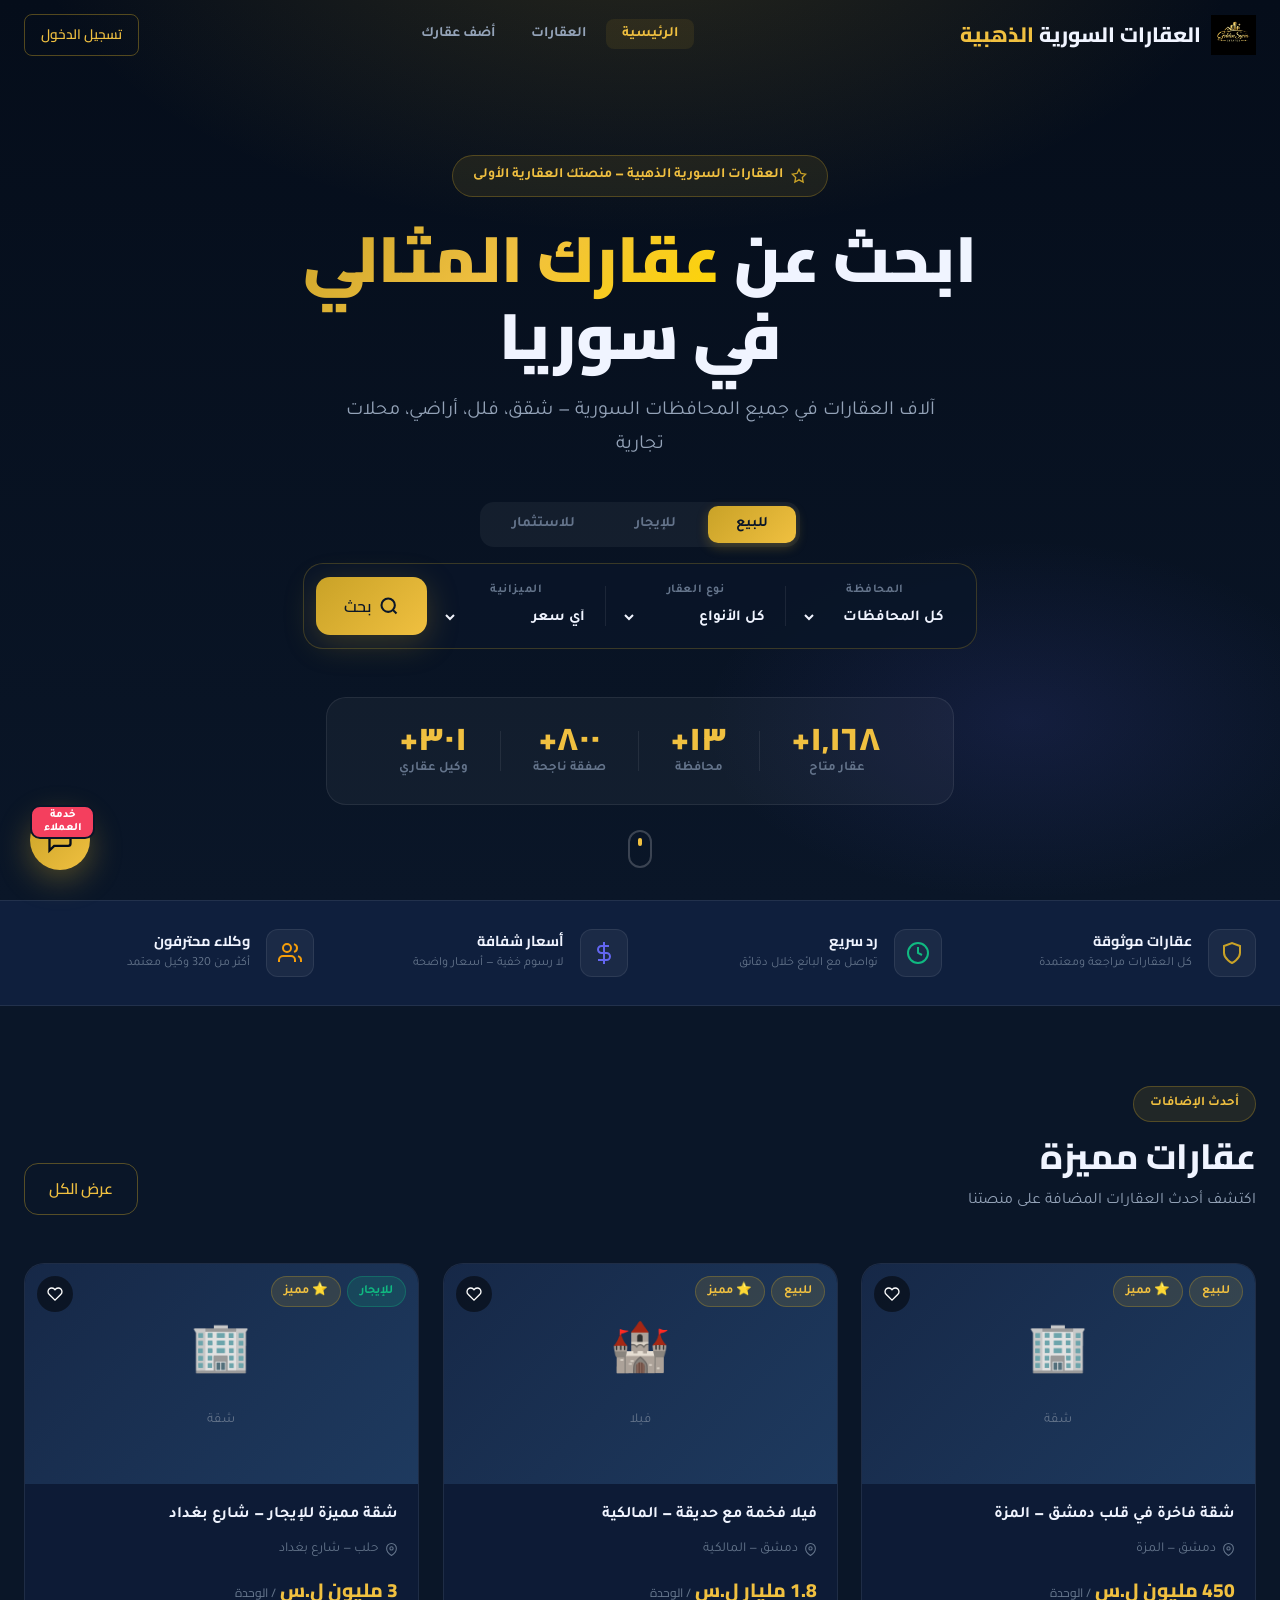
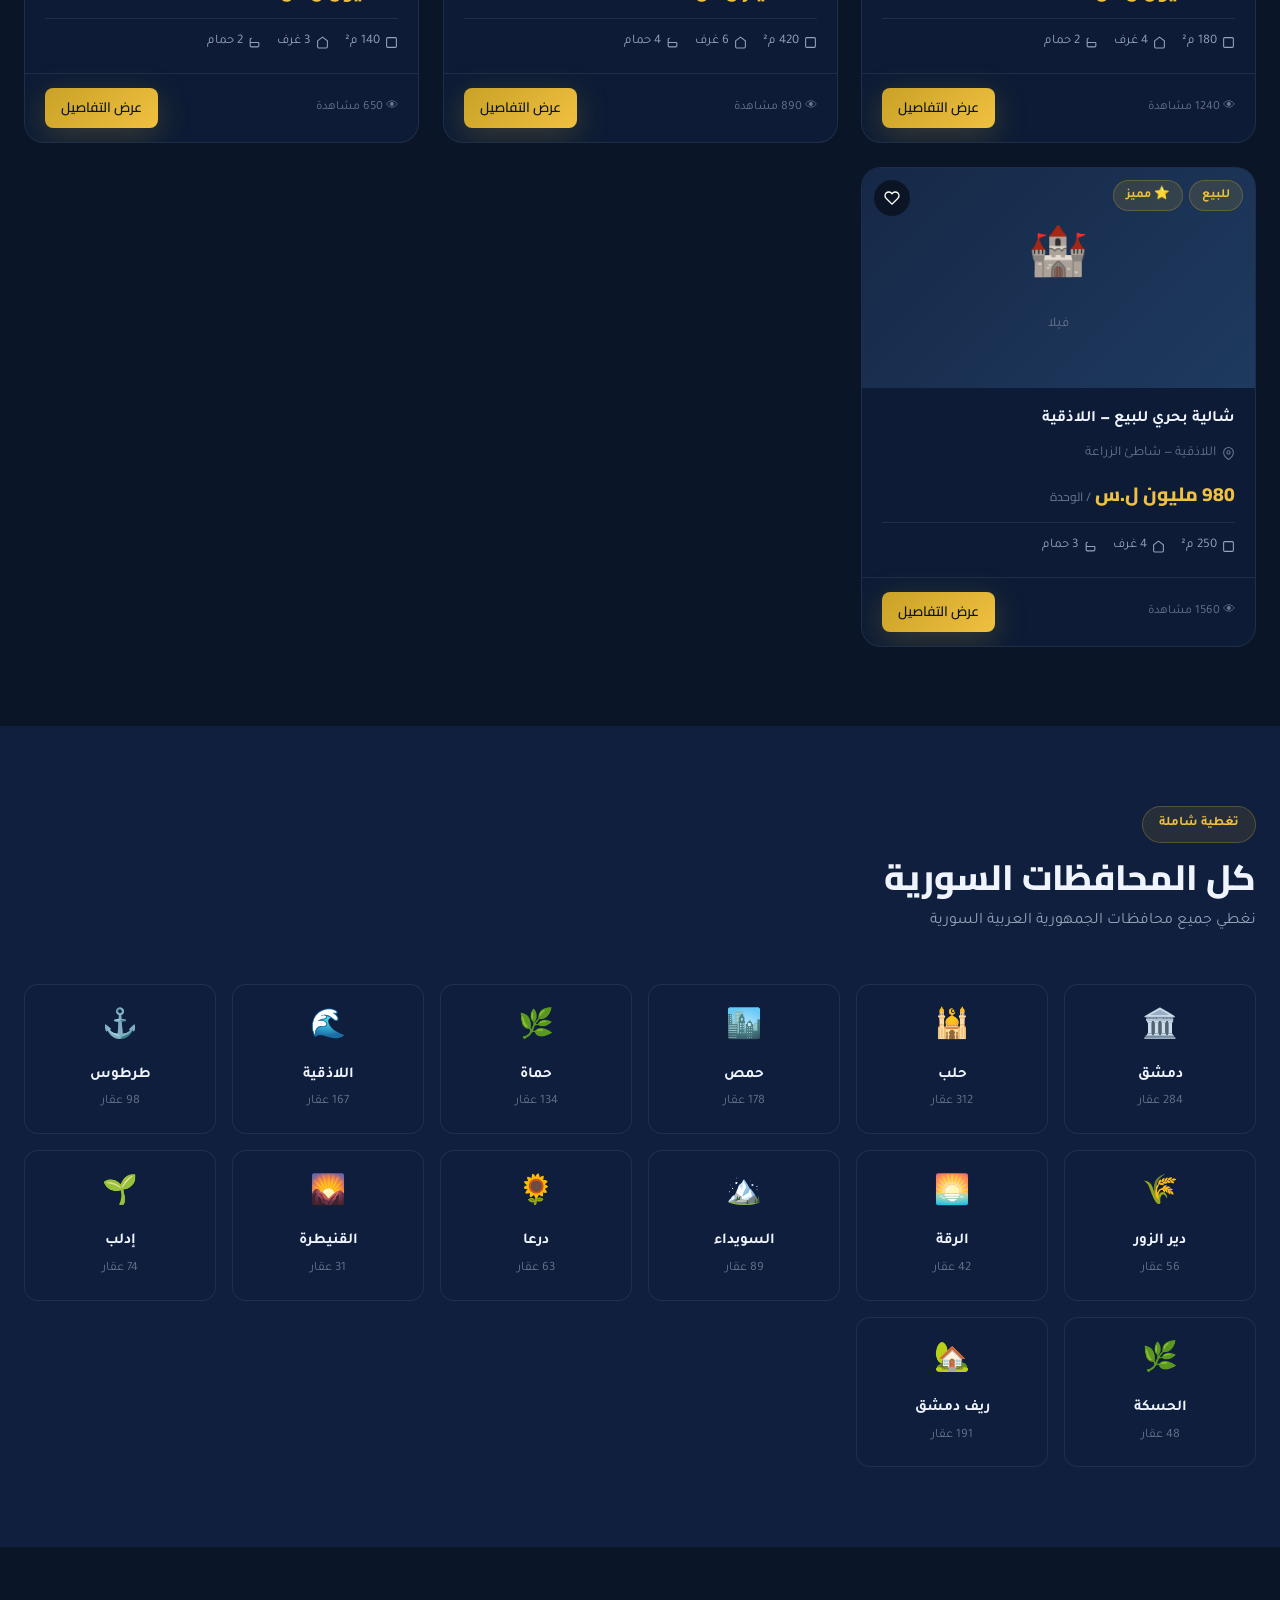
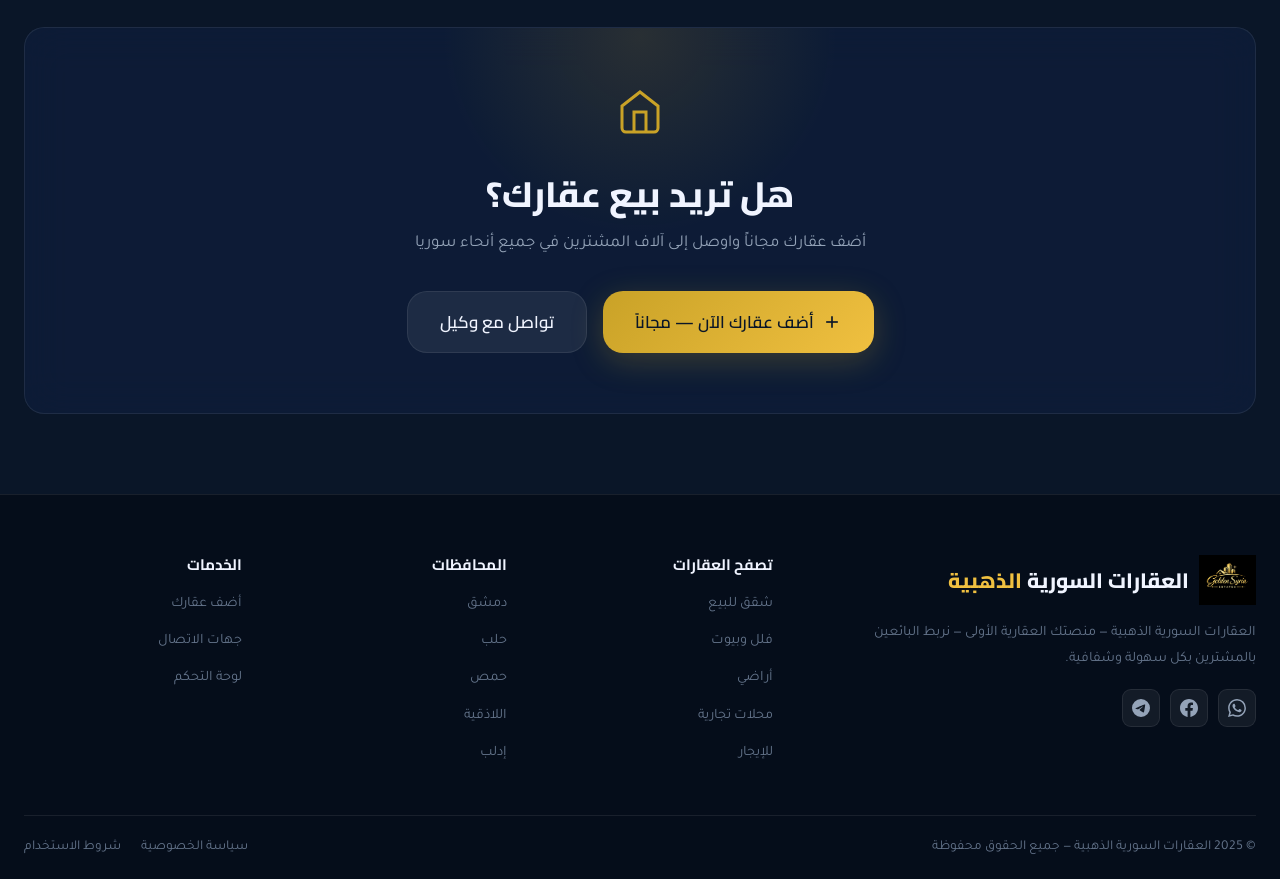
<file: index.html>
<!DOCTYPE html>
<html lang="ar" dir="rtl">
<head>
  <meta charset="UTF-8">
  <meta name="viewport" content="width=device-width, initial-scale=1.0">
  <meta name="description" content="العقارات السورية الذهبية - ابحث عن شقتك أو منزلك أو أرضك المثالية في جميع المحافظات السورية. بيع وشراء العقارات بكل سهولة وأمان.">
  <meta name="keywords" content="عقارات سوريا, شقق للبيع, منازل للإيجار, أراضي سوريا, دمشق, حلب, حمص">
  <meta property="og:title" content="العقارات السورية الذهبية - منصة العقارات الأولى">
  <meta property="og:description" content="ابحث عن عقارك المثالي في جميع المحافظات السورية">
  <title>العقارات السورية الذهبية — ابحث عن عقارك المثالي</title>
  <link rel="preconnect" href="https://fonts.googleapis.com">
  <link rel="preconnect" href="https://fonts.gstatic.com" crossorigin>
  <link href="https://fonts.googleapis.com/css2?family=Cairo:wght@300;400;500;600;700;800;900&family=Tajawal:wght@300;400;500;700;800&display=swap" rel="stylesheet">
  <link rel="stylesheet" href="styles/globals.css">
  <link rel="stylesheet" href="styles/components.css">
  <link rel="stylesheet" href="styles/animations.css">
</head>
<body>
  <!-- Navbar -->
  <nav class="navbar" id="navbar">
    <div class="container nav-container">
      <a href="index.html" class="nav-logo">
        <img src="assets/logo.png" alt="العقارات السورية الذهبية">
        <span class="logo-text">العقارات السورية <span class="logo-accent">الذهبية</span></span>
      </a>
      <ul class="nav-links" id="navLinks">
        <li><a href="index.html" class="nav-link active" id="nav-home">الرئيسية</a></li>
        <li><a href="properties.html" class="nav-link" id="nav-props">العقارات</a></li>
        <li><a href="sell.html" class="nav-link" id="nav-sell">أضف عقارك</a></li>
        <li><a href="contacts.html" class="nav-link" id="nav-contacts">جهات الاتصال</a></li>
        <li><a href="dashboard.html" class="nav-link" id="nav-dash">لوحة التحكم</a></li>
      </ul>
      <div class="nav-actions">
        <a href="sell.html" class="btn btn-primary btn-sm">
          <svg width="16" height="16" viewBox="0 0 24 24" fill="none" stroke="currentColor" stroke-width="2"><line x1="12" y1="5" x2="12" y2="19"/><line x1="5" y1="12" x2="19" y2="12"/></svg>
          أضف عقاراً
        </a>
        <button class="hamburger" id="hamburger" aria-label="القائمة">
          <span></span><span></span><span></span>
        </button>
      </div>
    </div>
  </nav>

  <!-- Hero Section -->
  <section class="hero" id="hero">
    <div class="hero-bg">
      <div class="hero-particles" id="heroParticles"></div>
      <div class="hero-gradient"></div>
    </div>
    <div class="container hero-content">
      <div class="hero-badge fade-in-up">
        <svg width="16" height="16" viewBox="0 0 24 24" fill="none" stroke="#C9A227" stroke-width="2"><polygon points="12 2 15.09 8.26 22 9.27 17 14.14 18.18 21.02 12 17.77 5.82 21.02 7 14.14 2 9.27 8.91 8.26 12 2"/></svg>
        العقارات السورية الذهبية — منصتك العقارية الأولى
      </div>
      <h1 class="hero-title fade-in-up" style="--delay:0.1s">
        ابحث عن
        <span class="text-gradient">عقارك المثالي</span>
        <br>في سوريا
      </h1>
      <p class="hero-subtitle fade-in-up" style="--delay:0.2s">
        آلاف العقارات في جميع المحافظات السورية — شقق، فلل، أراضي، محلات تجارية
      </p>

      <!-- Search Box -->
      <div class="hero-search fade-in-up" style="--delay:0.3s">
        <div class="search-tabs">
          <button class="search-tab active" data-type="buy" id="tab-buy">للبيع</button>
          <button class="search-tab" data-type="rent" id="tab-rent">للإيجار</button>
          <button class="search-tab" data-type="invest" id="tab-invest">للاستثمار</button>
        </div>
        <div class="search-form glass-card">
          <div class="search-field">
            <label>المحافظة</label>
            <select id="searchGov" class="search-select">
              <option value="">كل المحافظات</option>
              <option value="damascus">دمشق</option>
              <option value="aleppo">حلب</option>
              <option value="homs">حمص</option>
              <option value="hama">حماة</option>
              <option value="latakia">اللاذقية</option>
              <option value="tartus">طرطوس</option>
              <option value="deir-ezzor">دير الزور</option>
              <option value="raqqa">الرقة</option>
              <option value="sweida">السويداء</option>
              <option value="daraa">درعا</option>
              <option value="quneitra">القنيطرة</option>
              <option value="idlib">إدلب</option>
              <option value="hasakah">الحسكة</option>
              <option value="rif-damascus">ريف دمشق</option>
            </select>
          </div>
          <div class="search-divider"></div>
          <div class="search-field">
            <label>نوع العقار</label>
            <select id="searchType" class="search-select">
              <option value="">كل الأنواع</option>
              <option value="apartment">شقة</option>
              <option value="villa">فيلا</option>
              <option value="land">أرض</option>
              <option value="commercial">تجاري</option>
              <option value="house">منزل</option>
              <option value="farm">مزرعة</option>
            </select>
          </div>
          <div class="search-divider"></div>
          <div class="search-field">
            <label>الميزانية</label>
            <select id="searchBudget" class="search-select">
              <option value="">أي سعر</option>
              <option value="0-50">أقل من 50 مليون</option>
              <option value="50-150">50 - 150 مليون</option>
              <option value="150-500">150 - 500 مليون</option>
              <option value="500+">أكثر من 500 مليون</option>
            </select>
          </div>
          <button class="btn btn-primary search-btn" id="heroSearchBtn" onclick="doHeroSearch()">
            <svg width="20" height="20" viewBox="0 0 24 24" fill="none" stroke="currentColor" stroke-width="2.5"><circle cx="11" cy="11" r="8"/><line x1="21" y1="21" x2="16.65" y2="16.65"/></svg>
            بحث
          </button>
        </div>
      </div>

      <!-- Stats -->
      <div class="hero-stats fade-in-up" style="--delay:0.4s">
        <div class="hero-stat">
          <span class="stat-num" data-count="1240">0</span>
          <span class="stat-label">عقار متاح</span>
        </div>
        <div class="hero-stat-divider"></div>
        <div class="hero-stat">
          <span class="stat-num" data-count="14">0</span>
          <span class="stat-label">محافظة</span>
        </div>
        <div class="hero-stat-divider"></div>
        <div class="hero-stat">
          <span class="stat-num" data-count="850">0</span>
          <span class="stat-label">صفقة ناجحة</span>
        </div>
        <div class="hero-stat-divider"></div>
        <div class="hero-stat">
          <span class="stat-num" data-count="320">0</span>
          <span class="stat-label">وكيل عقاري</span>
        </div>
      </div>
    </div>
    <div class="hero-scroll-hint">
      <div class="scroll-mouse">
        <div class="scroll-wheel"></div>
      </div>
    </div>
  </section>

  <!-- Features Bar -->
  <section class="features-bar">
    <div class="container">
      <div class="features-grid">
        <div class="feature-item">
          <div class="feature-icon">
            <svg width="24" height="24" viewBox="0 0 24 24" fill="none" stroke="#C9A227" stroke-width="2"><path d="M12 22s8-4 8-10V5l-8-3-8 3v7c0 6 8 10 8 10z"/></svg>
          </div>
          <div>
            <h3>عقارات موثوقة</h3>
            <p>كل العقارات مراجعة ومعتمدة</p>
          </div>
        </div>
        <div class="feature-item">
          <div class="feature-icon">
            <svg width="24" height="24" viewBox="0 0 24 24" fill="none" stroke="#10B981" stroke-width="2"><circle cx="12" cy="12" r="10"/><polyline points="12 6 12 12 16 14"/></svg>
          </div>
          <div>
            <h3>رد سريع</h3>
            <p>تواصل مع البائع خلال دقائق</p>
          </div>
        </div>
        <div class="feature-item">
          <div class="feature-icon">
            <svg width="24" height="24" viewBox="0 0 24 24" fill="none" stroke="#6366F1" stroke-width="2"><line x1="12" y1="1" x2="12" y2="23"/><path d="M17 5H9.5a3.5 3.5 0 0 0 0 7h5a3.5 3.5 0 0 1 0 7H6"/></svg>
          </div>
          <div>
            <h3>أسعار شفافة</h3>
            <p>لا رسوم خفية — أسعار واضحة</p>
          </div>
        </div>
        <div class="feature-item">
          <div class="feature-icon">
            <svg width="24" height="24" viewBox="0 0 24 24" fill="none" stroke="#F59E0B" stroke-width="2"><path d="M17 21v-2a4 4 0 0 0-4-4H5a4 4 0 0 0-4 4v2"/><circle cx="9" cy="7" r="4"/><path d="M23 21v-2a4 4 0 0 0-3-3.87"/><path d="M16 3.13a4 4 0 0 1 0 7.75"/></svg>
          </div>
          <div>
            <h3>وكلاء محترفون</h3>
            <p>أكثر من 320 وكيل معتمد</p>
          </div>
        </div>
      </div>
    </div>
  </section>

  <!-- Latest Properties -->
  <section class="section" id="latest-properties">
    <div class="container">
      <div class="section-header">
        <div>
          <div class="section-badge">أحدث الإضافات</div>
          <h2 class="section-title">عقارات مميزة</h2>
          <p class="section-subtitle">اكتشف أحدث العقارات المضافة على منصتنا</p>
        </div>
        <a href="properties.html" class="btn btn-outline">عرض الكل</a>
      </div>
      <div class="properties-grid" id="featuredGrid">
        <!-- Cards injected by JS -->
      </div>
    </div>
  </section>

  <!-- Governorates Section -->
  <section class="section gov-section">
    <div class="container">
      <div class="section-header">
        <div>
          <div class="section-badge">تغطية شاملة</div>
          <h2 class="section-title">كل المحافظات السورية</h2>
          <p class="section-subtitle">نغطي جميع محافظات الجمهورية العربية السورية</p>
        </div>
      </div>
      <div class="gov-grid" id="govGrid">
        <!-- Injected by JS -->
      </div>
    </div>
  </section>

  <!-- CTA Section -->
  <section class="cta-section">
    <div class="container">
      <div class="cta-card glass-card">
        <div class="cta-glow"></div>
        <div class="cta-content">
          <div class="cta-icon">
            <svg width="48" height="48" viewBox="0 0 24 24" fill="none" stroke="#C9A227" stroke-width="1.5"><path d="M3 9l9-7 9 7v11a2 2 0 0 1-2 2H5a2 2 0 0 1-2-2z"/><polyline points="9 22 9 12 15 12 15 22"/></svg>
          </div>
          <h2>هل تريد بيع عقارك؟</h2>
          <p>أضف عقارك مجاناً واوصل إلى آلاف المشترين في جميع أنحاء سوريا</p>
          <div class="cta-actions">
            <a href="sell.html" class="btn btn-primary btn-lg">
              <svg width="20" height="20" viewBox="0 0 24 24" fill="none" stroke="currentColor" stroke-width="2"><line x1="12" y1="5" x2="12" y2="19"/><line x1="5" y1="12" x2="19" y2="12"/></svg>
              أضف عقارك الآن — مجاناً
            </a>
            <a href="contacts.html" class="btn btn-ghost btn-lg">تواصل مع وكيل</a>
          </div>
        </div>
      </div>
    </div>
  </section>

  <!-- Footer -->
  <footer class="footer">
    <div class="container">
      <div class="footer-grid">
        <div class="footer-brand">
          <a href="index.html" class="nav-logo">
            <img src="assets/logo.png" alt="العقارات السورية الذهبية">
            <span class="logo-text">العقارات السورية <span class="logo-accent">الذهبية</span></span>
          </a>
          <p class="footer-desc">العقارات السورية الذهبية — منصتك العقارية الأولى — نربط البائعين بالمشترين بكل سهولة وشفافية.</p>
          <div class="footer-social">
            <a href="#" class="social-btn" aria-label="واتساب">
              <svg width="18" height="18" viewBox="0 0 24 24" fill="currentColor"><path d="M17.472 14.382c-.297-.149-1.758-.867-2.03-.967-.273-.099-.471-.148-.67.15-.197.297-.767.966-.94 1.164-.173.199-.347.223-.644.075-.297-.15-1.255-.463-2.39-1.475-.883-.788-1.48-1.761-1.653-2.059-.173-.297-.018-.458.13-.606.134-.133.298-.347.446-.52.149-.174.198-.298.298-.497.099-.198.05-.371-.025-.52-.075-.149-.669-1.612-.916-2.207-.242-.579-.487-.5-.669-.51-.173-.008-.371-.01-.57-.01-.198 0-.52.074-.792.372-.272.297-1.04 1.016-1.04 2.479 0 1.462 1.065 2.875 1.213 3.074.149.198 2.096 3.2 5.077 4.487.709.306 1.262.489 1.694.625.712.227 1.36.195 1.871.118.571-.085 1.758-.719 2.006-1.413.248-.694.248-1.289.173-1.413-.074-.124-.272-.198-.57-.347m-5.421 7.403h-.004a9.87 9.87 0 01-5.031-1.378l-.361-.214-3.741.982.998-3.648-.235-.374a9.86 9.86 0 01-1.51-5.26c.001-5.45 4.436-9.884 9.888-9.884 2.64 0 5.122 1.03 6.988 2.898a9.825 9.825 0 012.893 6.994c-.003 5.45-4.437 9.884-9.885 9.884m8.413-18.297A11.815 11.815 0 0012.05 0C5.495 0 .16 5.335.157 11.892c0 2.096.547 4.142 1.588 5.945L.057 24l6.305-1.654a11.882 11.882 0 005.683 1.448h.005c6.554 0 11.89-5.335 11.893-11.893a11.821 11.821 0 00-3.48-8.413z"/></svg>
            </a>
            <a href="#" class="social-btn" aria-label="فيسبوك">
              <svg width="18" height="18" viewBox="0 0 24 24" fill="currentColor"><path d="M24 12.073c0-6.627-5.373-12-12-12s-12 5.373-12 12c0 5.99 4.388 10.954 10.125 11.854v-8.385H7.078v-3.47h3.047V9.43c0-3.007 1.792-4.669 4.533-4.669 1.312 0 2.686.235 2.686.235v2.953H15.83c-1.491 0-1.956.925-1.956 1.874v2.25h3.328l-.532 3.47h-2.796v8.385C19.612 23.027 24 18.062 24 12.073z"/></svg>
            </a>
            <a href="#" class="social-btn" aria-label="تيليغرام">
              <svg width="18" height="18" viewBox="0 0 24 24" fill="currentColor"><path d="M11.944 0A12 12 0 0 0 0 12a12 12 0 0 0 12 12 12 12 0 0 0 12-12A12 12 0 0 0 12 0a12 12 0 0 0-.056 0zm4.962 7.224c.1-.002.321.023.465.14a.506.506 0 0 1 .171.325c.016.093.036.306.02.472-.18 1.898-.962 6.502-1.36 8.627-.168.9-.499 1.201-.82 1.23-.696.065-1.225-.46-1.9-.902-1.056-.693-1.653-1.124-2.678-1.8-1.185-.78-.417-1.21.258-1.91.177-.184 3.247-2.977 3.307-3.23.007-.032.014-.15-.056-.212s-.174-.041-.249-.024c-.106.024-1.793 1.14-5.061 3.345-.48.33-.913.49-1.302.48-.428-.008-1.252-.241-1.865-.44-.752-.245-1.349-.374-1.297-.789.027-.216.325-.437.893-.663 3.498-1.524 5.83-2.529 6.998-3.014 3.332-1.386 4.025-1.627 4.476-1.635z"/></svg>
            </a>
          </div>
        </div>
        <div class="footer-links-group">
          <h4>تصفح العقارات</h4>
          <ul>
            <li><a href="properties.html?type=apartment">شقق للبيع</a></li>
            <li><a href="properties.html?type=villa">فلل وبيوت</a></li>
            <li><a href="properties.html?type=land">أراضي</a></li>
            <li><a href="properties.html?type=commercial">محلات تجارية</a></li>
            <li><a href="properties.html?listing=rent">للإيجار</a></li>
          </ul>
        </div>
        <div class="footer-links-group">
          <h4>المحافظات</h4>
          <ul>
            <li><a href="properties.html?gov=damascus">دمشق</a></li>
            <li><a href="properties.html?gov=aleppo">حلب</a></li>
            <li><a href="properties.html?gov=homs">حمص</a></li>
            <li><a href="properties.html?gov=latakia">اللاذقية</a></li>
            <li><a href="properties.html?gov=idlib">إدلب</a></li>
          </ul>
        </div>
        <div class="footer-links-group">
          <h4>الخدمات</h4>
          <ul>
            <li><a href="sell.html">أضف عقارك</a></li>
            <li><a href="contacts.html">جهات الاتصال</a></li>
            <li><a href="dashboard.html">لوحة التحكم</a></li>

          </ul>
        </div>
      </div>
      <div class="footer-bottom">
        <p>© 2025 العقارات السورية الذهبية — جميع الحقوق محفوظة</p>
        <div class="footer-bottom-links">
          <a href="#">سياسة الخصوصية</a>
          <a href="#">شروط الاستخدام</a>
        </div>
      </div>
    </div>
  </footer>

  <!-- Support Modal -->
  <div class="modal-overlay" id="supportModal">
    <div class="modal" style="max-width:480px">
      <div class="support-modal-header">
        <div class="support-modal-icon">💬</div>
        <h2>خدمة العملاء</h2>
        <p style="color:var(--text-muted)">اترك رسالتك وسنقوم بالرد عليك في أقرب وقت</p>
      </div>
      <div class="modal-body">
        <div class="form-group">
          <label>الاسم الكامل</label>
          <input type="text" id="suppName" class="form-control" placeholder="أدخل اسمك">
        </div>
        <div class="form-group">
          <label>رقم الهاتف / واتساب</label>
          <input type="text" id="suppPhone" class="form-control" placeholder="09xxxxxxxx">
        </div>
        <div class="form-group">
          <label>رسالتك أو استفسارك</label>
          <textarea id="suppMsg" class="form-control" rows="4" placeholder="اكتب استفسارك هنا..."></textarea>
        </div>
      </div>
      <div class="modal-footer">
        <button class="btn btn-ghost" onclick="closeModal('supportModal')">إلغاء</button>
        <button class="btn btn-primary" style="flex:1;justify-content:center;" onclick="submitSupportMsg()">إرسال الاستفسار</button>
      </div>
    </div>
  </div>

  <script src="js/data.js"></script>
  <script src="js/app.js"></script>
  <script src="js/home.js"></script>
</body>
</html>
</file>
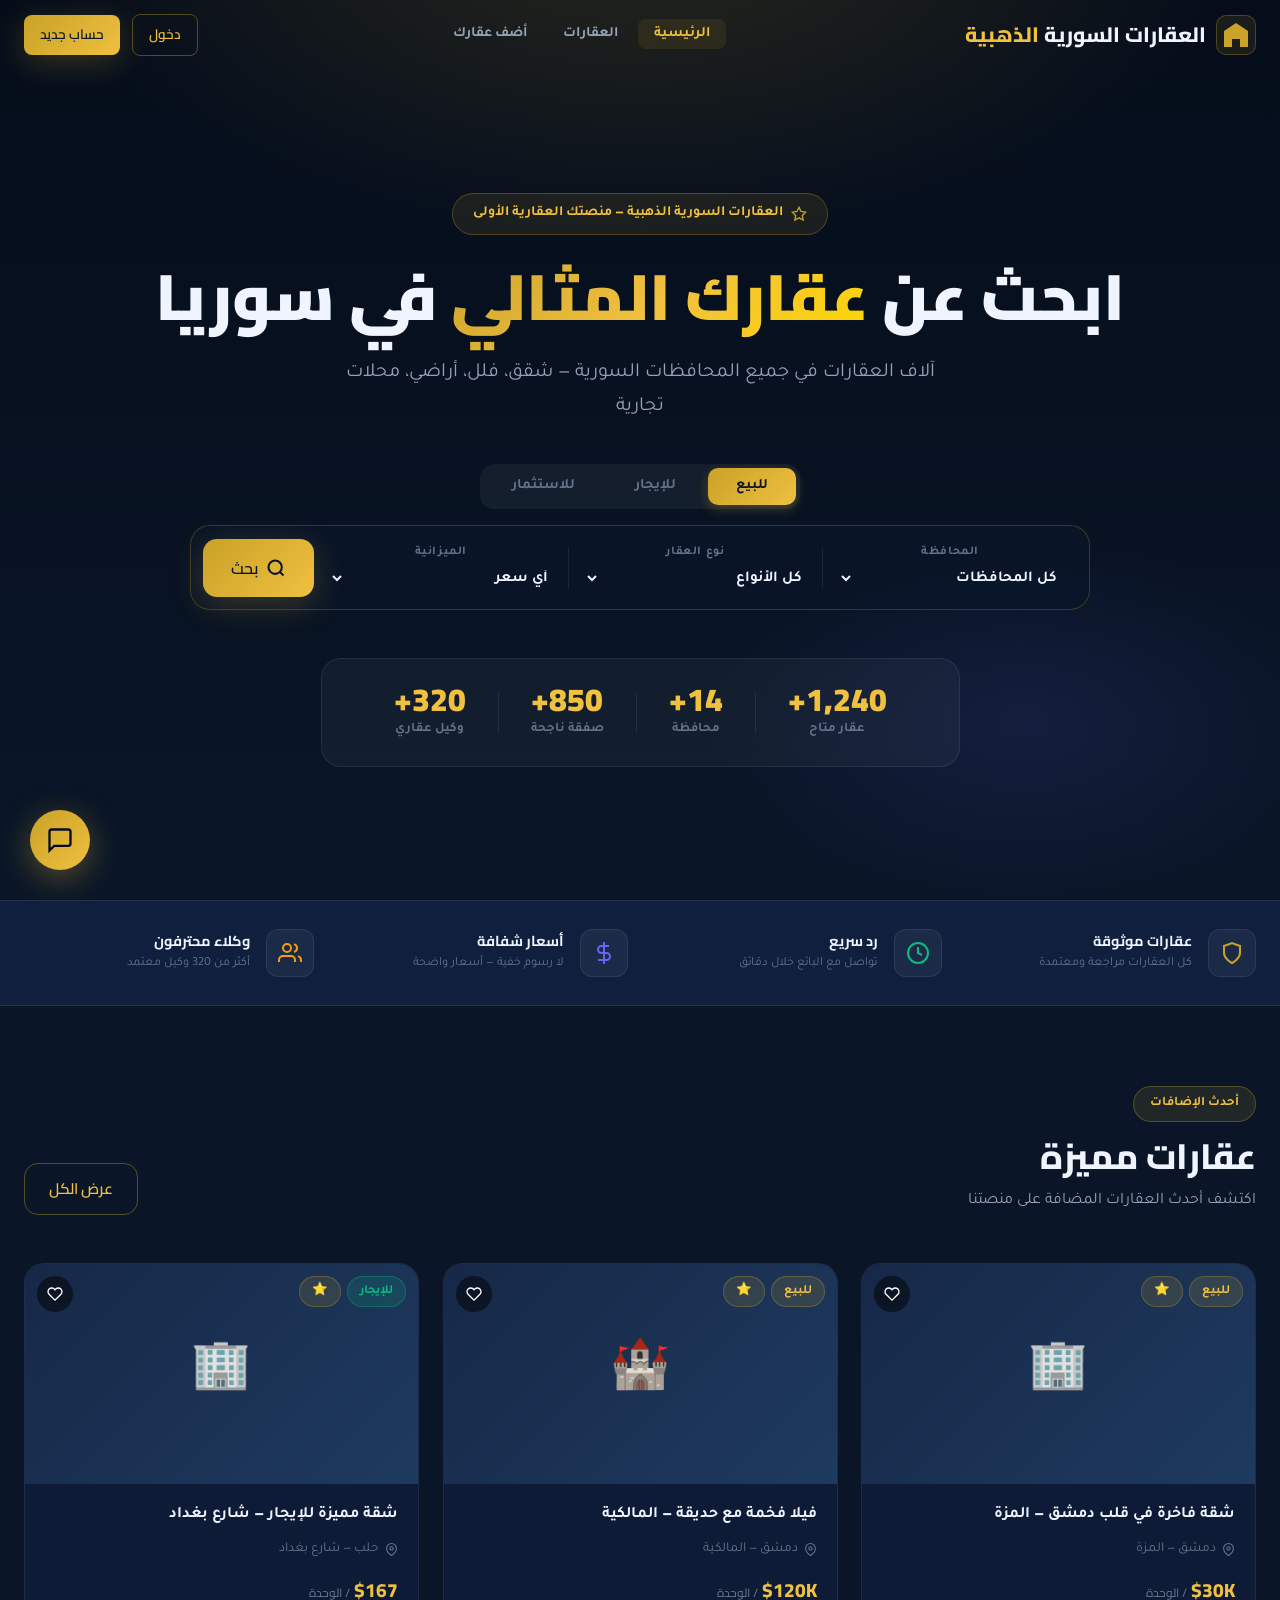
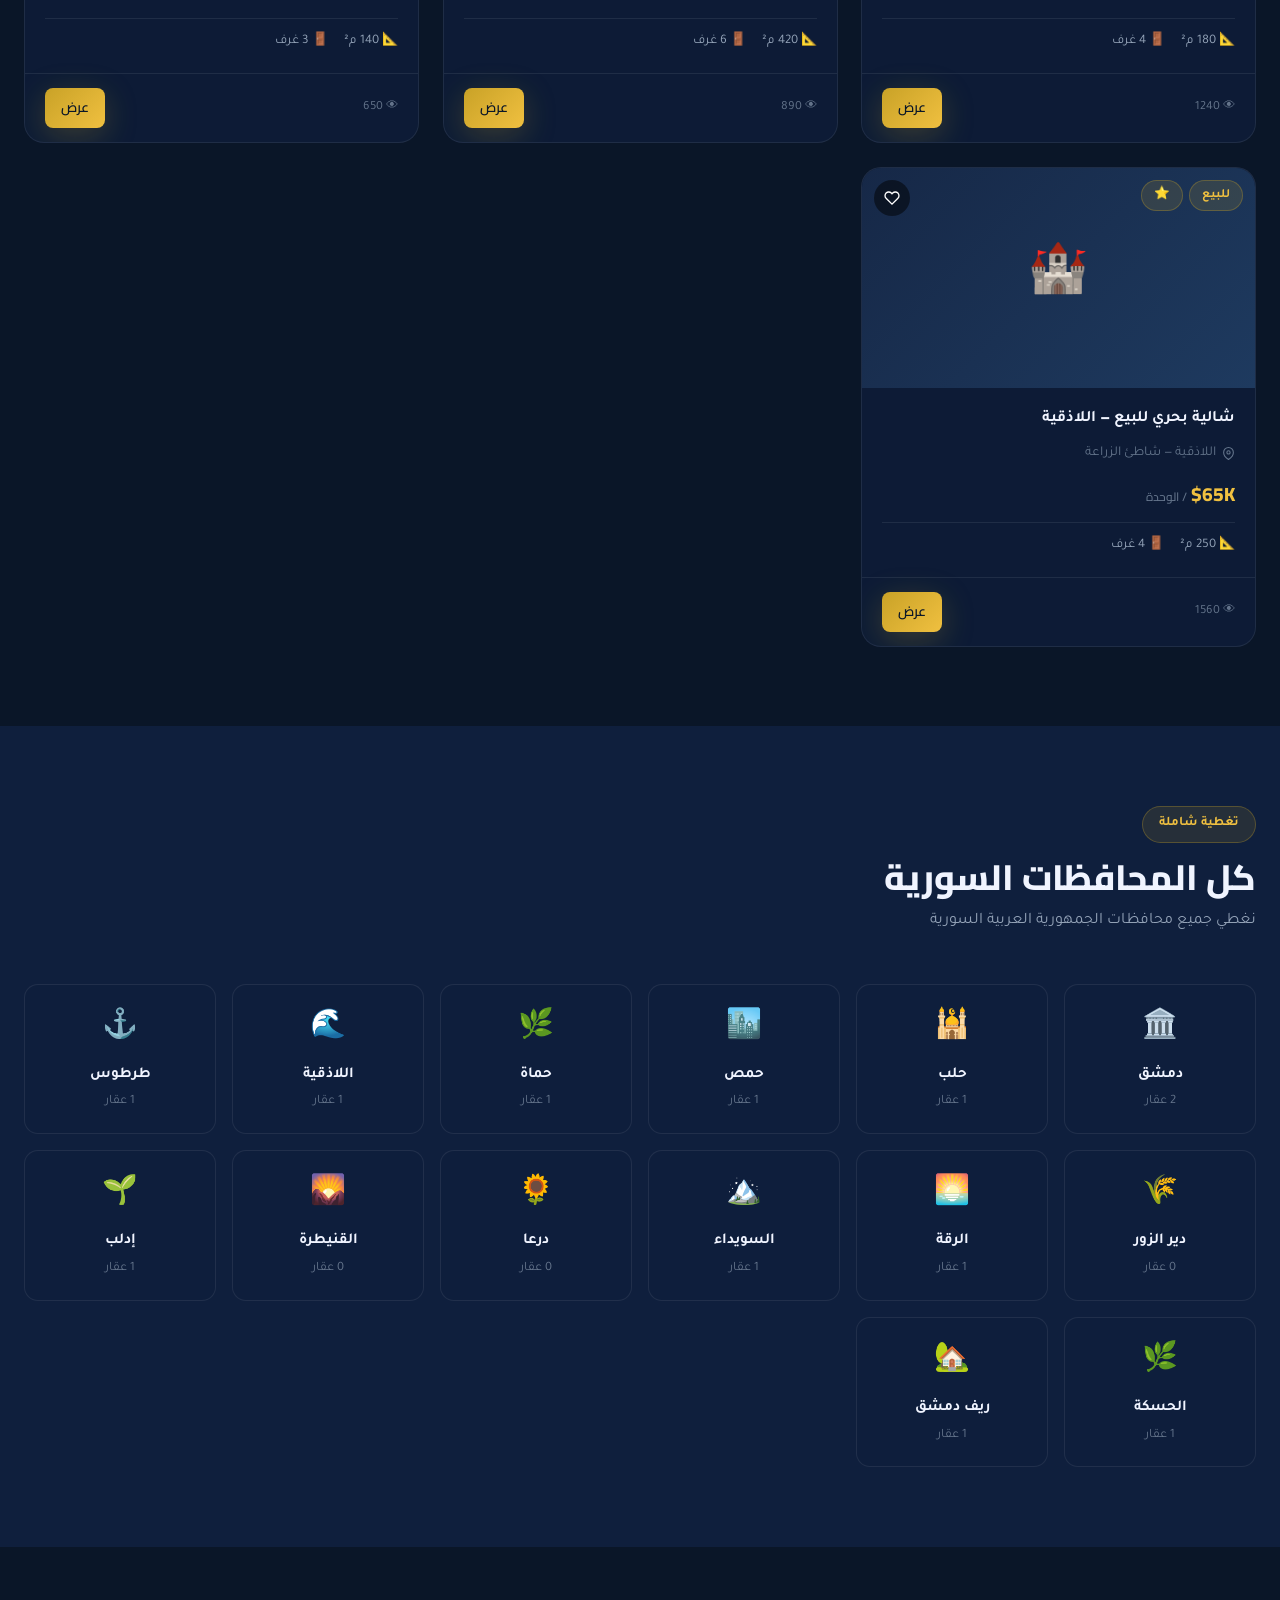
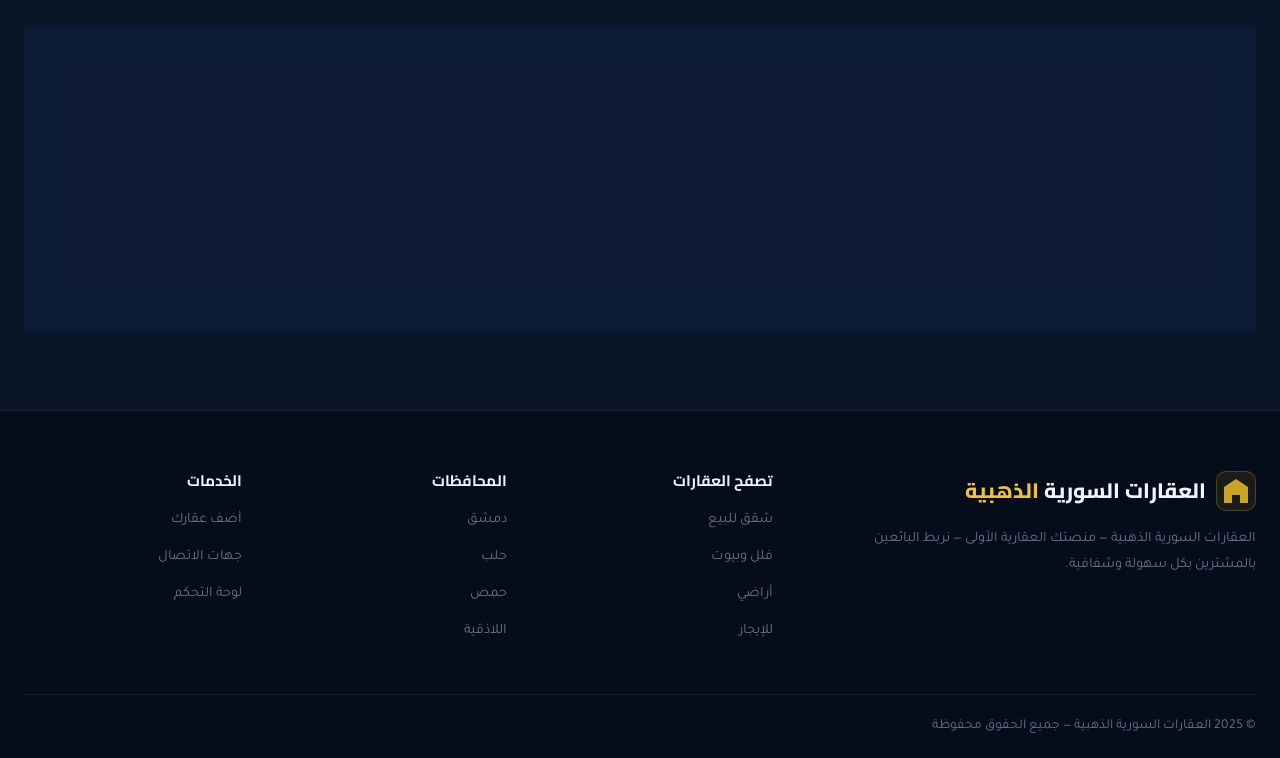
<file: New folder/index.html>
<!DOCTYPE html>
<html lang="ar" dir="rtl">
<head>
  <meta charset="UTF-8">
  <meta name="viewport" content="width=device-width, initial-scale=1.0">
  <meta name="description" content="العقارات السورية الذهبية - ابحث عن شقتك أو منزلك أو أرضك المثالية في جميع المحافظات السورية">
  <title>العقارات السورية الذهبية — ابحث عن عقارك المثالي</title>
  <link href="https://fonts.googleapis.com/css2?family=Cairo:wght@300;400;500;600;700;800;900&family=Tajawal:wght@300;400;500;700;800&display=swap" rel="stylesheet">
  <link rel="stylesheet" href="styles/globals.css">
  <link rel="stylesheet" href="styles/components.css">
  <link rel="stylesheet" href="styles/animations.css">
</head>
<body>
  <nav class="navbar" id="navbar">
    <div class="container nav-container">
      <a href="index.html" class="nav-logo">
        <div class="logo-icon"><svg width="28" height="28" viewBox="0 0 28 28"><path d="M14 2L2 10v16h8v-8h8v8h8V10L14 2z" fill="url(#lg)"/><defs><linearGradient id="lg" x1="0" y1="0" x2="28" y2="28"><stop offset="0%" stop-color="#C9A227"/><stop offset="100%" stop-color="#F0C040"/></linearGradient></defs></svg></div>
        <span class="logo-text">العقارات السورية <span class="logo-accent">الذهبية</span></span>
      </a>
      <ul class="nav-links" id="navLinks">
        <li><a href="index.html" class="nav-link active">الرئيسية</a></li>
        <li><a href="properties.html" class="nav-link">العقارات</a></li>
        <li><a href="sell.html" class="nav-link">أضف عقارك</a></li>
        <li><a href="contacts.html" class="nav-link">جهات الاتصال</a></li>
        <li><a href="dashboard.html" class="nav-link">لوحة التحكم</a></li>
      </ul>
      <div class="nav-actions">
        <a href="sell.html" class="btn btn-primary btn-sm">
          <svg width="16" height="16" viewBox="0 0 24 24" fill="none" stroke="currentColor" stroke-width="2"><line x1="12" y1="5" x2="12" y2="19"/><line x1="5" y1="12" x2="19" y2="12"/></svg>
          أضف عقاراً
        </a>
        <button class="hamburger" id="hamburger" aria-label="القائمة">
          <span></span><span></span><span></span>
        </button>
      </div>
    </div>
  </nav>

  <section class="hero" id="hero">
    <div class="hero-bg">
      <div class="hero-particles" id="heroParticles"></div>
      <div class="hero-gradient"></div>
    </div>
    <div class="container hero-content">
      <div class="hero-badge fade-in-up">
        <svg width="16" height="16" viewBox="0 0 24 24" fill="none" stroke="#C9A227" stroke-width="2"><polygon points="12 2 15.09 8.26 22 9.27 17 14.14 18.18 21.02 12 17.77 5.82 21.02 7 14.14 2 9.27 8.91 8.26 12 2"/></svg>
        العقارات السورية الذهبية — منصتك العقارية الأولى
      </div>
      <h1 class="hero-title fade-in-up" style="--delay:0.1s">
        ابحث عن <span class="text-gradient">عقارك المثالي</span> في سوريا
      </h1>
      <p class="hero-subtitle fade-in-up" style="--delay:0.2s">
        آلاف العقارات في جميع المحافظات السورية — شقق، فلل، أراضي، محلات تجارية
      </p>
      <div class="hero-search fade-in-up" style="--delay:0.3s">
        <div class="search-tabs">
          <button class="search-tab active" data-type="buy">للبيع</button>
          <button class="search-tab" data-type="rent">للإيجار</button>
          <button class="search-tab" data-type="invest">للاستثمار</button>
        </div>
        <div class="search-form glass-card">
          <div class="search-field">
            <label>المحافظة</label>
            <select id="searchGov" class="search-select">
              <option value="">كل المحافظات</option>
              <option value="damascus">دمشق</option>
              <option value="aleppo">حلب</option>
              <option value="homs">حمص</option>
              <option value="hama">حماة</option>
              <option value="latakia">اللاذقية</option>
              <option value="tartus">طرطوس</option>
              <option value="idlib">إدلب</option>
              <option value="rif-damascus">ريف دمشق</option>
            </select>
          </div>
          <div class="search-divider"></div>
          <div class="search-field">
            <label>نوع العقار</label>
            <select id="searchType" class="search-select">
              <option value="">كل الأنواع</option>
              <option value="apartment">شقة</option>
              <option value="villa">فيلا</option>
              <option value="land">أرض</option>
              <option value="commercial">تجاري</option>
            </select>
          </div>
          <div class="search-divider"></div>
          <div class="search-field">
            <label>الميزانية</label>
            <select id="searchBudget" class="search-select">
              <option value="">أي سعر</option>
              <option value="0-50">أقل من 50 مليون</option>
              <option value="50-150">50 - 150 مليون</option>
              <option value="150-500">150 - 500 مليون</option>
              <option value="500+">أكثر من 500 مليون</option>
            </select>
          </div>
          <button class="btn btn-primary search-btn" id="heroSearchBtn" onclick="doHeroSearch()">
            <svg width="20" height="20" viewBox="0 0 24 24" fill="none" stroke="currentColor" stroke-width="2.5"><circle cx="11" cy="11" r="8"/><line x1="21" y1="21" x2="16.65" y2="16.65"/></svg>
            بحث
          </button>
        </div>
      </div>
      <div class="hero-stats fade-in-up" style="--delay:0.4s">
        <div class="hero-stat"><span class="stat-num" data-count="1240">0</span><span class="stat-label">عقار متاح</span></div>
        <div class="hero-stat-divider"></div>
        <div class="hero-stat"><span class="stat-num" data-count="14">0</span><span class="stat-label">محافظة</span></div>
        <div class="hero-stat-divider"></div>
        <div class="hero-stat"><span class="stat-num" data-count="850">0</span><span class="stat-label">صفقة ناجحة</span></div>
        <div class="hero-stat-divider"></div>
        <div class="hero-stat"><span class="stat-num" data-count="320">0</span><span class="stat-label">وكيل عقاري</span></div>
      </div>
    </div>
  </section>

  <section class="features-bar">
    <div class="container">
      <div class="features-grid">
        <div class="feature-item">
          <div class="feature-icon"><svg width="24" height="24" viewBox="0 0 24 24" fill="none" stroke="#C9A227" stroke-width="2"><path d="M12 22s8-4 8-10V5l-8-3-8 3v7c0 6 8 10 8 10z"/></svg></div>
          <div><h3>عقارات موثوقة</h3><p>كل العقارات مراجعة ومعتمدة</p></div>
        </div>
        <div class="feature-item">
          <div class="feature-icon"><svg width="24" height="24" viewBox="0 0 24 24" fill="none" stroke="#10B981" stroke-width="2"><circle cx="12" cy="12" r="10"/><polyline points="12 6 12 12 16 14"/></svg></div>
          <div><h3>رد سريع</h3><p>تواصل مع البائع خلال دقائق</p></div>
        </div>
        <div class="feature-item">
          <div class="feature-icon"><svg width="24" height="24" viewBox="0 0 24 24" fill="none" stroke="#6366F1" stroke-width="2"><line x1="12" y1="1" x2="12" y2="23"/><path d="M17 5H9.5a3.5 3.5 0 0 0 0 7h5a3.5 3.5 0 0 1 0 7H6"/></svg></div>
          <div><h3>أسعار شفافة</h3><p>لا رسوم خفية — أسعار واضحة</p></div>
        </div>
        <div class="feature-item">
          <div class="feature-icon"><svg width="24" height="24" viewBox="0 0 24 24" fill="none" stroke="#F59E0B" stroke-width="2"><path d="M17 21v-2a4 4 0 0 0-4-4H5a4 4 0 0 0-4 4v2"/><circle cx="9" cy="7" r="4"/><path d="M23 21v-2a4 4 0 0 0-3-3.87"/><path d="M16 3.13a4 4 0 0 1 0 7.75"/></svg></div>
          <div><h3>وكلاء محترفون</h3><p>أكثر من 320 وكيل معتمد</p></div>
        </div>
      </div>
    </div>
  </section>

  <section class="section" id="latest-properties">
    <div class="container">
      <div class="section-header">
        <div>
          <div class="section-badge">أحدث الإضافات</div>
          <h2 class="section-title">عقارات مميزة</h2>
          <p class="section-subtitle">اكتشف أحدث العقارات المضافة على منصتنا</p>
        </div>
        <a href="properties.html" class="btn btn-outline">عرض الكل</a>
      </div>
      <div class="properties-grid" id="featuredGrid"></div>
    </div>
  </section>

  <section class="section gov-section">
    <div class="container">
      <div class="section-header">
        <div>
          <div class="section-badge">تغطية شاملة</div>
          <h2 class="section-title">كل المحافظات السورية</h2>
          <p class="section-subtitle">نغطي جميع محافظات الجمهورية العربية السورية</p>
        </div>
      </div>
      <div class="gov-grid" id="govGrid"></div>
    </div>
  </section>

  <section class="cta-section">
    <div class="container">
      <div class="cta-card glass-card">
        <div class="cta-glow"></div>
        <div class="cta-content">
          <h2>هل تريد بيع عقارك؟</h2>
          <p>أضف عقارك مجاناً واوصل إلى آلاف المشترين في جميع أنحاء سوريا</p>
          <div class="cta-actions">
            <a href="sell.html" class="btn btn-primary btn-lg">أضف عقارك الآن — مجاناً</a>
            <a href="contacts.html" class="btn btn-ghost btn-lg">تواصل مع وكيل</a>
          </div>
        </div>
      </div>
    </div>
  </section>

  <footer class="footer">
    <div class="container">
      <div class="footer-grid">
        <div class="footer-brand">
          <a href="index.html" class="nav-logo">
            <div class="logo-icon"><svg width="28" height="28" viewBox="0 0 28 28"><path d="M14 2L2 10v16h8v-8h8v8h8V10L14 2z" fill="url(#lg2)"/><defs><linearGradient id="lg2" x1="0" y1="0" x2="28" y2="28"><stop offset="0%" stop-color="#C9A227"/><stop offset="100%" stop-color="#F0C040"/></linearGradient></defs></svg></div>
            <span class="logo-text">العقارات السورية <span class="logo-accent">الذهبية</span></span>
          </a>
          <p class="footer-desc">العقارات السورية الذهبية — منصتك العقارية الأولى — نربط البائعين بالمشترين بكل سهولة وشفافية.</p>
        </div>
        <div class="footer-links-group">
          <h4>تصفح العقارات</h4>
          <ul>
            <li><a href="properties.html?type=apartment">شقق للبيع</a></li>
            <li><a href="properties.html?type=villa">فلل وبيوت</a></li>
            <li><a href="properties.html?type=land">أراضي</a></li>
            <li><a href="properties.html?listing=rent">للإيجار</a></li>
          </ul>
        </div>
        <div class="footer-links-group">
          <h4>المحافظات</h4>
          <ul>
            <li><a href="properties.html?gov=damascus">دمشق</a></li>
            <li><a href="properties.html?gov=aleppo">حلب</a></li>
            <li><a href="properties.html?gov=homs">حمص</a></li>
            <li><a href="properties.html?gov=latakia">اللاذقية</a></li>
          </ul>
        </div>
        <div class="footer-links-group">
          <h4>الخدمات</h4>
          <ul>
            <li><a href="sell.html">أضف عقارك</a></li>
            <li><a href="contacts.html">جهات الاتصال</a></li>
            <li><a href="dashboard.html">لوحة التحكم</a></li>
          </ul>
        </div>
      </div>
      <div class="footer-bottom">
        <p>© 2025 العقارات السورية الذهبية — جميع الحقوق محفوظة</p>
      </div>
    </div>
  </footer>

  <script src="js/data.js"></script>
  <script src="js/app.js"></script>
  <script src="js/home.js"></script>
</body>
</html>
</file>
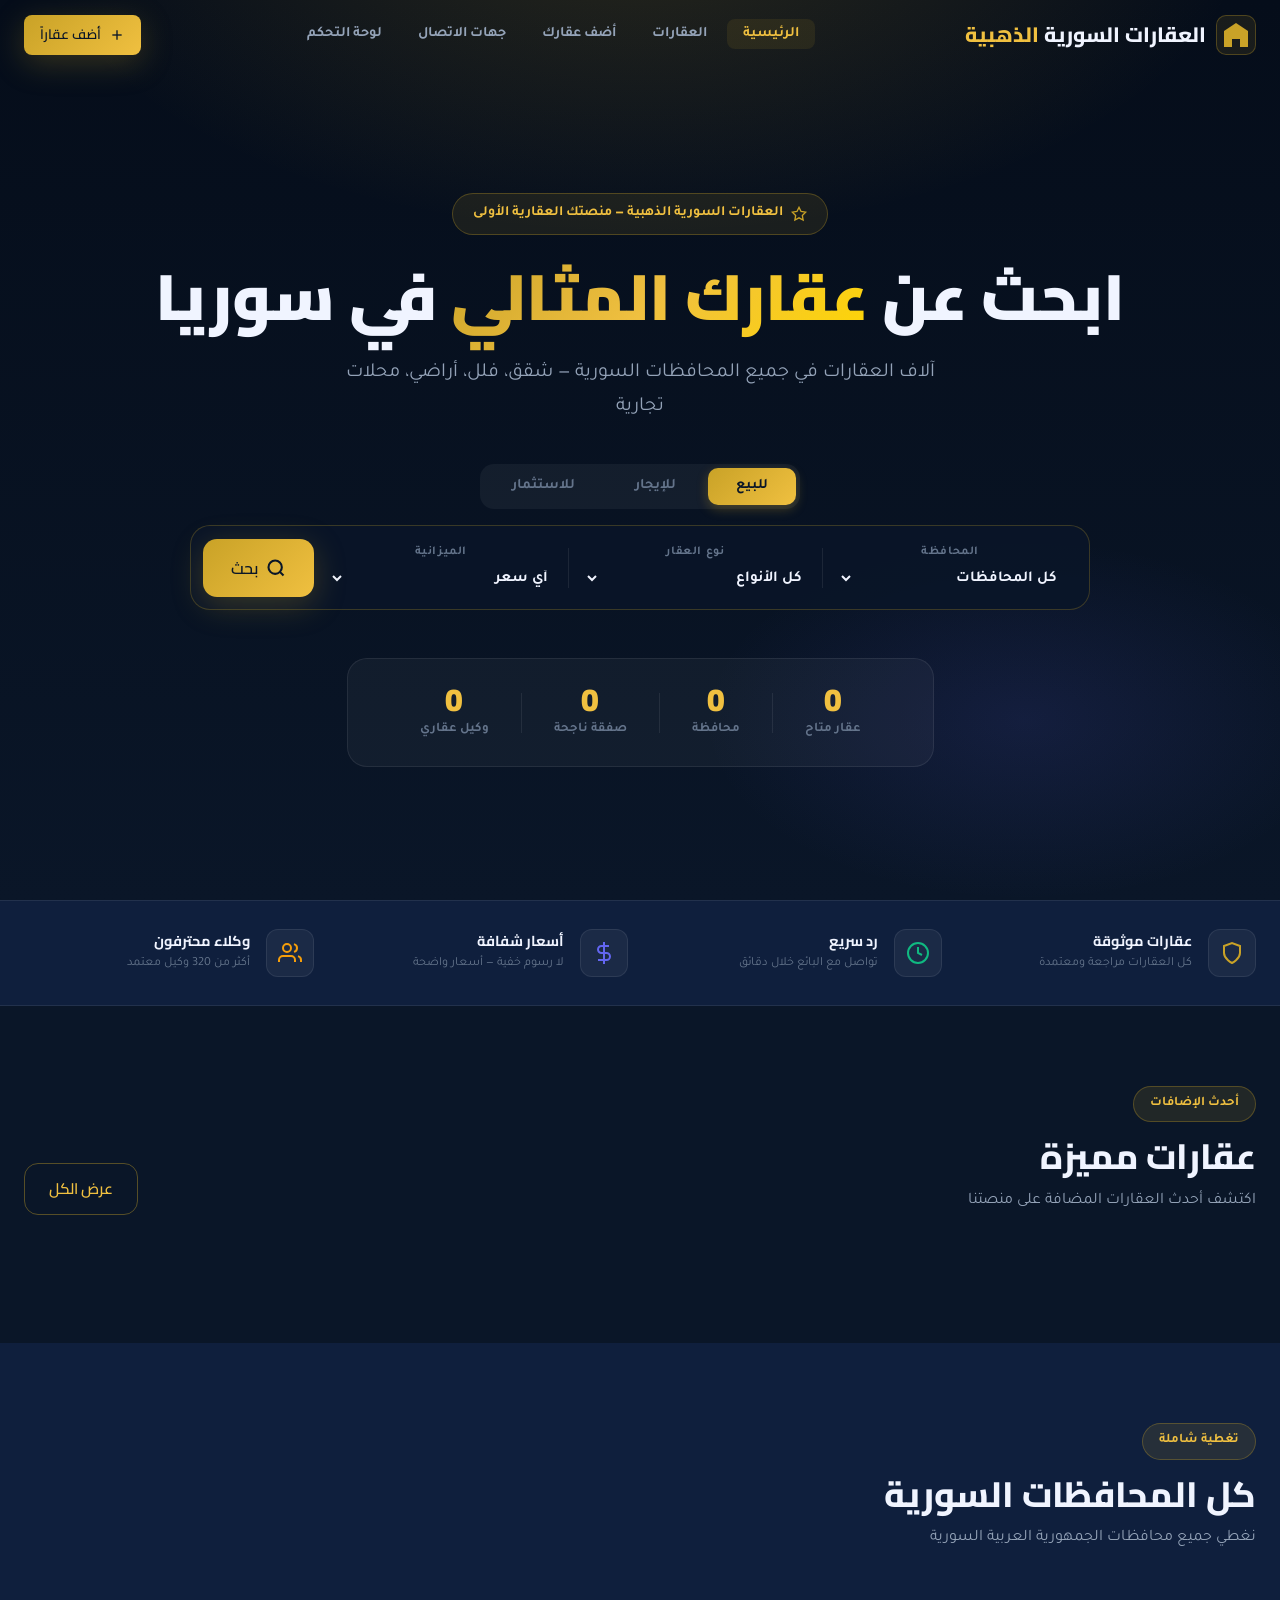
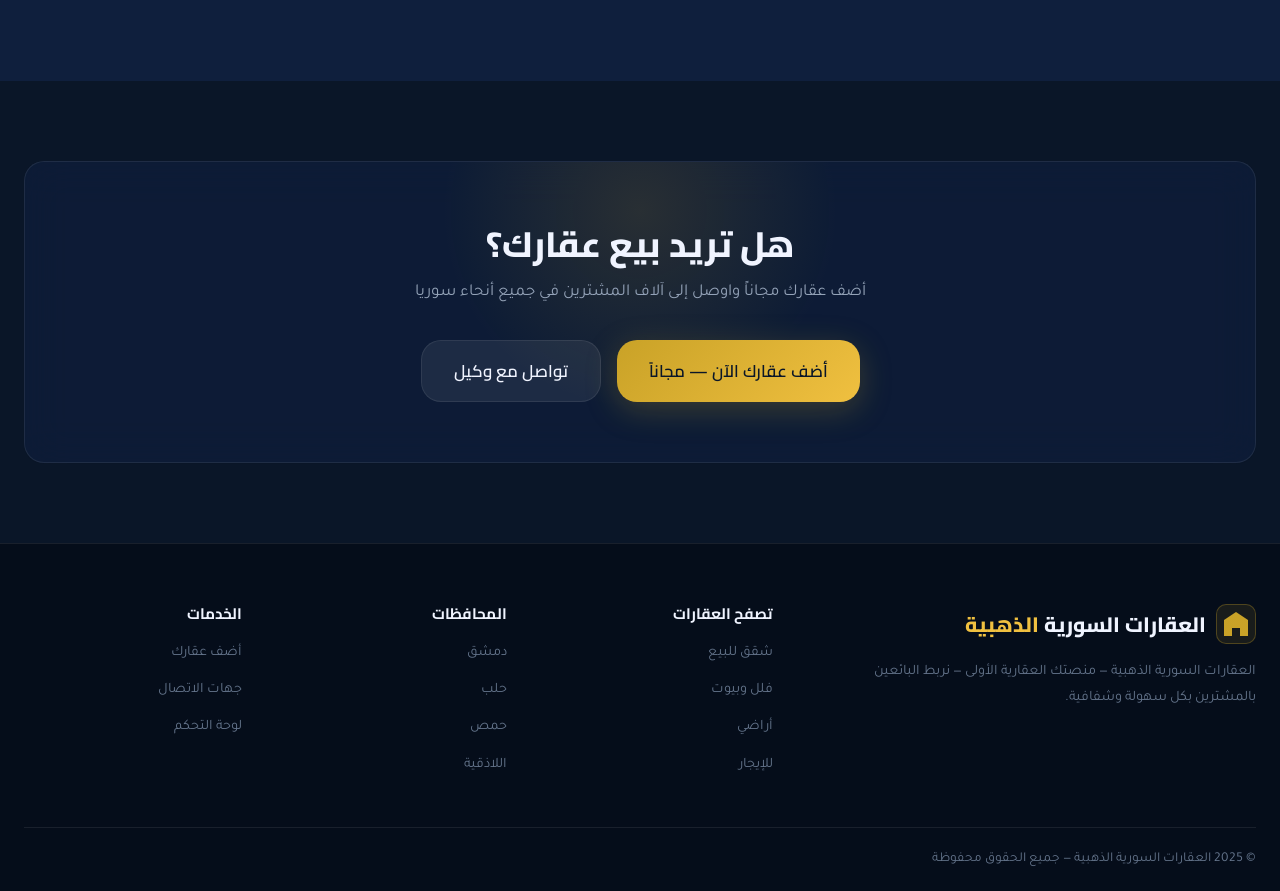
<file: New folder1 - Copy/index.html>
<!DOCTYPE html>
<html lang="ar" dir="rtl">
<head>
  <meta charset="UTF-8">
  <meta name="viewport" content="width=device-width, initial-scale=1.0">
  <meta name="description" content="العقارات السورية الذهبية - ابحث عن شقتك أو منزلك أو أرضك المثالية في جميع المحافظات السورية">
  <title>العقارات السورية الذهبية — ابحث عن عقارك المثالي</title>
  <link href="https://fonts.googleapis.com/css2?family=Cairo:wght@300;400;500;600;700;800;900&family=Tajawal:wght@300;400;500;700;800&display=swap" rel="stylesheet">
  <link rel="stylesheet" href="styles/globals.css">
  <link rel="stylesheet" href="styles/components.css">
  <link rel="stylesheet" href="styles/animations.css">
</head>
<body>
  <nav class="navbar" id="navbar">
    <div class="container nav-container">
      <a href="index.html" class="nav-logo">
        <div class="logo-icon"><svg width="28" height="28" viewBox="0 0 28 28"><path d="M14 2L2 10v16h8v-8h8v8h8V10L14 2z" fill="url(#lg)"/><defs><linearGradient id="lg" x1="0" y1="0" x2="28" y2="28"><stop offset="0%" stop-color="#C9A227"/><stop offset="100%" stop-color="#F0C040"/></linearGradient></defs></svg></div>
        <span class="logo-text">العقارات السورية <span class="logo-accent">الذهبية</span></span>
      </a>
      <ul class="nav-links" id="navLinks">
        <li><a href="index.html" class="nav-link active">الرئيسية</a></li>
        <li><a href="properties.html" class="nav-link">العقارات</a></li>
        <li><a href="sell.html" class="nav-link">أضف عقارك</a></li>
        <li><a href="contacts.html" class="nav-link">جهات الاتصال</a></li>
        <li><a href="dashboard.html" class="nav-link">لوحة التحكم</a></li>
      </ul>
      <div class="nav-actions">
        <a href="sell.html" class="btn btn-primary btn-sm">
          <svg width="16" height="16" viewBox="0 0 24 24" fill="none" stroke="currentColor" stroke-width="2"><line x1="12" y1="5" x2="12" y2="19"/><line x1="5" y1="12" x2="19" y2="12"/></svg>
          أضف عقاراً
        </a>
        <button class="hamburger" id="hamburger" aria-label="القائمة">
          <span></span><span></span><span></span>
        </button>
      </div>
    </div>
  </nav>

  <section class="hero" id="hero">
    <div class="hero-bg">
      <div class="hero-particles" id="heroParticles"></div>
      <div class="hero-gradient"></div>
    </div>
    <div class="container hero-content">
      <div class="hero-badge fade-in-up">
        <svg width="16" height="16" viewBox="0 0 24 24" fill="none" stroke="#C9A227" stroke-width="2"><polygon points="12 2 15.09 8.26 22 9.27 17 14.14 18.18 21.02 12 17.77 5.82 21.02 7 14.14 2 9.27 8.91 8.26 12 2"/></svg>
        العقارات السورية الذهبية — منصتك العقارية الأولى
      </div>
      <h1 class="hero-title fade-in-up" style="--delay:0.1s">
        ابحث عن <span class="text-gradient">عقارك المثالي</span> في سوريا
      </h1>
      <p class="hero-subtitle fade-in-up" style="--delay:0.2s">
        آلاف العقارات في جميع المحافظات السورية — شقق، فلل، أراضي، محلات تجارية
      </p>
      <div class="hero-search fade-in-up" style="--delay:0.3s">
        <div class="search-tabs">
          <button class="search-tab active" data-type="buy">للبيع</button>
          <button class="search-tab" data-type="rent">للإيجار</button>
          <button class="search-tab" data-type="invest">للاستثمار</button>
        </div>
        <div class="search-form glass-card">
          <div class="search-field">
            <label>المحافظة</label>
            <select id="searchGov" class="search-select">
              <option value="">كل المحافظات</option>
              <option value="damascus">دمشق</option>
              <option value="aleppo">حلب</option>
              <option value="homs">حمص</option>
              <option value="hama">حماة</option>
              <option value="latakia">اللاذقية</option>
              <option value="tartus">طرطوس</option>
              <option value="idlib">إدلب</option>
              <option value="rif-damascus">ريف دمشق</option>
            </select>
          </div>
          <div class="search-divider"></div>
          <div class="search-field">
            <label>نوع العقار</label>
            <select id="searchType" class="search-select">
              <option value="">كل الأنواع</option>
              <option value="apartment">شقة</option>
              <option value="villa">فيلا</option>
              <option value="land">أرض</option>
              <option value="commercial">تجاري</option>
            </select>
          </div>
          <div class="search-divider"></div>
          <div class="search-field">
            <label>الميزانية</label>
            <select id="searchBudget" class="search-select">
              <option value="">أي سعر</option>
              <option value="0-50">أقل من 50 مليون</option>
              <option value="50-150">50 - 150 مليون</option>
              <option value="150-500">150 - 500 مليون</option>
              <option value="500+">أكثر من 500 مليون</option>
            </select>
          </div>
          <button class="btn btn-primary search-btn" id="heroSearchBtn" onclick="doHeroSearch()">
            <svg width="20" height="20" viewBox="0 0 24 24" fill="none" stroke="currentColor" stroke-width="2.5"><circle cx="11" cy="11" r="8"/><line x1="21" y1="21" x2="16.65" y2="16.65"/></svg>
            بحث
          </button>
        </div>
      </div>
      <div class="hero-stats fade-in-up" style="--delay:0.4s">
        <div class="hero-stat"><span class="stat-num" data-count="1240">0</span><span class="stat-label">عقار متاح</span></div>
        <div class="hero-stat-divider"></div>
        <div class="hero-stat"><span class="stat-num" data-count="14">0</span><span class="stat-label">محافظة</span></div>
        <div class="hero-stat-divider"></div>
        <div class="hero-stat"><span class="stat-num" data-count="850">0</span><span class="stat-label">صفقة ناجحة</span></div>
        <div class="hero-stat-divider"></div>
        <div class="hero-stat"><span class="stat-num" data-count="320">0</span><span class="stat-label">وكيل عقاري</span></div>
      </div>
    </div>
  </section>

  <section class="features-bar">
    <div class="container">
      <div class="features-grid">
        <div class="feature-item">
          <div class="feature-icon"><svg width="24" height="24" viewBox="0 0 24 24" fill="none" stroke="#C9A227" stroke-width="2"><path d="M12 22s8-4 8-10V5l-8-3-8 3v7c0 6 8 10 8 10z"/></svg></div>
          <div><h3>عقارات موثوقة</h3><p>كل العقارات مراجعة ومعتمدة</p></div>
        </div>
        <div class="feature-item">
          <div class="feature-icon"><svg width="24" height="24" viewBox="0 0 24 24" fill="none" stroke="#10B981" stroke-width="2"><circle cx="12" cy="12" r="10"/><polyline points="12 6 12 12 16 14"/></svg></div>
          <div><h3>رد سريع</h3><p>تواصل مع البائع خلال دقائق</p></div>
        </div>
        <div class="feature-item">
          <div class="feature-icon"><svg width="24" height="24" viewBox="0 0 24 24" fill="none" stroke="#6366F1" stroke-width="2"><line x1="12" y1="1" x2="12" y2="23"/><path d="M17 5H9.5a3.5 3.5 0 0 0 0 7h5a3.5 3.5 0 0 1 0 7H6"/></svg></div>
          <div><h3>أسعار شفافة</h3><p>لا رسوم خفية — أسعار واضحة</p></div>
        </div>
        <div class="feature-item">
          <div class="feature-icon"><svg width="24" height="24" viewBox="0 0 24 24" fill="none" stroke="#F59E0B" stroke-width="2"><path d="M17 21v-2a4 4 0 0 0-4-4H5a4 4 0 0 0-4 4v2"/><circle cx="9" cy="7" r="4"/><path d="M23 21v-2a4 4 0 0 0-3-3.87"/><path d="M16 3.13a4 4 0 0 1 0 7.75"/></svg></div>
          <div><h3>وكلاء محترفون</h3><p>أكثر من 320 وكيل معتمد</p></div>
        </div>
      </div>
    </div>
  </section>

  <section class="section" id="latest-properties">
    <div class="container">
      <div class="section-header">
        <div>
          <div class="section-badge">أحدث الإضافات</div>
          <h2 class="section-title">عقارات مميزة</h2>
          <p class="section-subtitle">اكتشف أحدث العقارات المضافة على منصتنا</p>
        </div>
        <a href="properties.html" class="btn btn-outline">عرض الكل</a>
      </div>
      <div class="properties-grid" id="featuredGrid"></div>
    </div>
  </section>

  <section class="section gov-section">
    <div class="container">
      <div class="section-header">
        <div>
          <div class="section-badge">تغطية شاملة</div>
          <h2 class="section-title">كل المحافظات السورية</h2>
          <p class="section-subtitle">نغطي جميع محافظات الجمهورية العربية السورية</p>
        </div>
      </div>
      <div class="gov-grid" id="govGrid"></div>
    </div>
  </section>

  <section class="cta-section">
    <div class="container">
      <div class="cta-card glass-card">
        <div class="cta-glow"></div>
        <div class="cta-content">
          <h2>هل تريد بيع عقارك؟</h2>
          <p>أضف عقارك مجاناً واوصل إلى آلاف المشترين في جميع أنحاء سوريا</p>
          <div class="cta-actions">
            <a href="sell.html" class="btn btn-primary btn-lg">أضف عقارك الآن — مجاناً</a>
            <a href="contacts.html" class="btn btn-ghost btn-lg">تواصل مع وكيل</a>
          </div>
        </div>
      </div>
    </div>
  </section>

  <footer class="footer">
    <div class="container">
      <div class="footer-grid">
        <div class="footer-brand">
          <a href="index.html" class="nav-logo">
            <div class="logo-icon"><svg width="28" height="28" viewBox="0 0 28 28"><path d="M14 2L2 10v16h8v-8h8v8h8V10L14 2z" fill="url(#lg2)"/><defs><linearGradient id="lg2" x1="0" y1="0" x2="28" y2="28"><stop offset="0%" stop-color="#C9A227"/><stop offset="100%" stop-color="#F0C040"/></linearGradient></defs></svg></div>
            <span class="logo-text">العقارات السورية <span class="logo-accent">الذهبية</span></span>
          </a>
          <p class="footer-desc">العقارات السورية الذهبية — منصتك العقارية الأولى — نربط البائعين بالمشترين بكل سهولة وشفافية.</p>
        </div>
        <div class="footer-links-group">
          <h4>تصفح العقارات</h4>
          <ul>
            <li><a href="properties.html?type=apartment">شقق للبيع</a></li>
            <li><a href="properties.html?type=villa">فلل وبيوت</a></li>
            <li><a href="properties.html?type=land">أراضي</a></li>
            <li><a href="properties.html?listing=rent">للإيجار</a></li>
          </ul>
        </div>
        <div class="footer-links-group">
          <h4>المحافظات</h4>
          <ul>
            <li><a href="properties.html?gov=damascus">دمشق</a></li>
            <li><a href="properties.html?gov=aleppo">حلب</a></li>
            <li><a href="properties.html?gov=homs">حمص</a></li>
            <li><a href="properties.html?gov=latakia">اللاذقية</a></li>
          </ul>
        </div>
        <div class="footer-links-group">
          <h4>الخدمات</h4>
          <ul>
            <li><a href="sell.html">أضف عقارك</a></li>
            <li><a href="contacts.html">جهات الاتصال</a></li>
            <li><a href="dashboard.html">لوحة التحكم</a></li>
          </ul>
        </div>
      </div>
      <div class="footer-bottom">
        <p>© 2025 العقارات السورية الذهبية — جميع الحقوق محفوظة</p>
      </div>
    </div>
  </footer>

  <script src="js/data.js"></script>
  <script src="js/app.js"></script>
  <script src="js/home.js"></script>
</body>
</html>
</file>
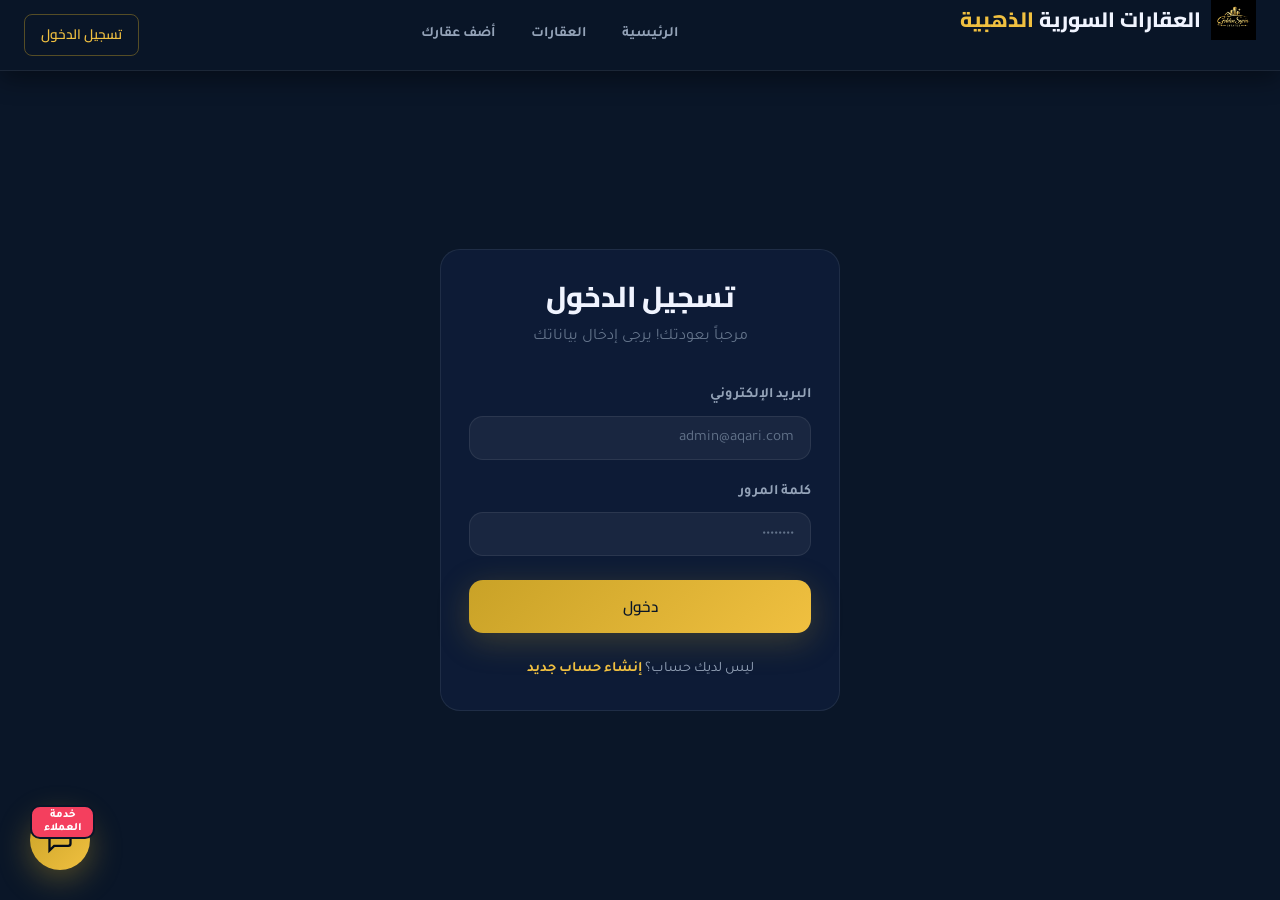
<file: api-docs.html>
<!DOCTYPE html>
<html lang="ar" dir="rtl">
<head>
  <meta charset="UTF-8">
  <meta name="viewport" content="width=device-width, initial-scale=1.0">
  <title>وثائق API — العقارات السورية الذهبية</title>
  <link href="https://fonts.googleapis.com/css2?family=Cairo:wght@400;600;700;800&family=Tajawal:wght@400;500;700&display=swap" rel="stylesheet">
  <link rel="stylesheet" href="styles/globals.css">
  <link rel="stylesheet" href="styles/components.css">
  <link rel="stylesheet" href="styles/animations.css">
</head>
<body>
  <nav class="navbar scrolled" id="navbar">
    <div class="container nav-container">
      <a href="index.html" class="nav-logo">
        <div class="logo-icon"><svg width="28" height="28" viewBox="0 0 28 28"><path d="M14 2L2 10v16h8v-8h8v8h8V10L14 2z" fill="url(#lg)"/><defs><linearGradient id="lg" x1="0" y1="0" x2="28" y2="28"><stop offset="0%" stop-color="#C9A227"/><stop offset="100%" stop-color="#F0C040"/></linearGradient></defs></svg></div>
        <span class="logo-text">العقارات السورية <span class="logo-accent">الذهبية</span></span>
      </a>
      <ul class="nav-links" id="navLinks">
        <li><a href="index.html" class="nav-link">الرئيسية</a></li>
        <li><a href="properties.html" class="nav-link">العقارات</a></li>
        <li><a href="dashboard.html" class="nav-link">لوحة التحكم</a></li>
      </ul>
      <div class="nav-actions">
        <button class="hamburger" id="hamburger"><span></span><span></span><span></span></button>
      </div>
    </div>
  </nav>

  <div class="page-header">
    <div class="container">
      <div class="breadcrumb"><a href="index.html">الرئيسية</a><span>›</span><a href="dashboard.html">لوحة التحكم</a><span>›</span><span>وثائق API</span></div>
      <h1>🔌 وثائق API</h1>
      <p>مرجع كامل لجميع endpoints المتاحة على منصة العقارات السورية الذهبية</p>
    </div>
  </div>

  <section class="section" style="padding-top:40px;">
    <div class="container">
      <div class="api-layout">
        <!-- Sidebar Nav -->
        <nav class="api-nav">
          <h4>العقارات</h4>
          <a href="#get-properties">GET /properties</a>
          <a href="#get-property">GET /properties/:id</a>
          <a href="#post-property">POST /properties</a>
          <a href="#put-property">PUT /properties/:id</a>
          <a href="#delete-property">DELETE /properties/:id</a>
          <h4>جهات الاتصال</h4>
          <a href="#get-contacts">GET /contacts</a>
          <a href="#post-contact">POST /contacts</a>
          <a href="#put-contact">PUT /contacts/:id</a>
          <a href="#delete-contact">DELETE /contacts/:id</a>
          <h4>Webhooks</h4>
          <a href="#webhooks">POST /webhooks</a>
          <a href="#webhook-events">الأحداث المتاحة</a>
        </nav>

        <!-- Endpoints -->
        <div>
          <!-- Base URL -->
          <div class="glass-card" style="padding:20px;margin-bottom:24px;border-color:rgba(201,162,39,0.3);">
            <p style="font-size:0.85rem;color:var(--text-muted);margin-bottom:6px;">Base URL</p>
            <code style="font-family:monospace;font-size:1rem;color:var(--gold-400);">https://api.aqari-syria.sy/v1</code>
            <p style="font-size:0.82rem;color:var(--text-muted);margin-top:8px;">جميع الطلبات يجب أن تحتوي على Header: <code style="color:var(--emerald);">Authorization: Bearer YOUR_API_KEY</code></p>
          </div>

          <!-- GET Properties -->
          <div class="endpoint-card" id="get-properties">
            <div class="endpoint-header">
              <span class="method-badge method-get">GET</span>
              <span class="endpoint-path">/api/properties</span>
            </div>
            <p style="color:var(--text-secondary);font-size:0.9rem;">جلب قائمة العقارات مع دعم الفلاتر والتصفح.</p>
            <div style="margin-top:12px;">
              <p style="font-size:0.82rem;color:var(--text-muted);font-weight:700;margin-bottom:8px;">Query Parameters:</p>
              <table style="width:100%;font-size:0.82rem;border-collapse:collapse;">
                <tr style="border-bottom:1px solid var(--border);"><td style="padding:6px 0;color:var(--gold-400);font-family:monospace;">gov</td><td style="padding:6px 12px;color:var(--text-muted);">string</td><td style="color:var(--text-secondary);">معرّف المحافظة (مثال: damascus)</td></tr>
                <tr style="border-bottom:1px solid var(--border);"><td style="padding:6px 0;color:var(--gold-400);font-family:monospace;">type</td><td style="padding:6px 12px;color:var(--text-muted);">string</td><td style="color:var(--text-secondary);">نوع العقار (apartment, villa, land...)</td></tr>
                <tr style="border-bottom:1px solid var(--border);"><td style="padding:6px 0;color:var(--gold-400);font-family:monospace;">listing</td><td style="padding:6px 12px;color:var(--text-muted);">string</td><td style="color:var(--text-secondary);">نوع العرض (sale, rent, invest)</td></tr>
                <tr style="border-bottom:1px solid var(--border);"><td style="padding:6px 0;color:var(--gold-400);font-family:monospace;">min_price</td><td style="padding:6px 12px;color:var(--text-muted);">number</td><td style="color:var(--text-secondary);">الحد الأدنى للسعر بالليرة السورية</td></tr>
                <tr style="border-bottom:1px solid var(--border);"><td style="padding:6px 0;color:var(--gold-400);font-family:monospace;">max_price</td><td style="padding:6px 12px;color:var(--text-muted);">number</td><td style="color:var(--text-secondary);">الحد الأعلى للسعر</td></tr>
                <tr><td style="padding:6px 0;color:var(--gold-400);font-family:monospace;">page</td><td style="padding:6px 12px;color:var(--text-muted);">number</td><td style="color:var(--text-secondary);">رقم الصفحة (افتراضي: 1)</td></tr>
              </table>
            </div>
            <div class="code-block">GET /api/properties?gov=damascus&amp;type=apartment&amp;listing=sale&amp;page=1

// Response 200 OK
{
  "success": true,
  "data": [
    {
      "id": 1,
      "title": "شقة فاخرة في قلب دمشق",
      "type": "apartment",
      "listing": "sale",
      "gov": "damascus",
      "price": 450000000,
      "area": 180,
      "rooms": 4,
      "featured": true,
      "views": 1240
    }
  ],
  "pagination": { "page": 1, "total": 45, "pages": 5 }
}</div>
          </div>

          <!-- POST Property -->
          <div class="endpoint-card" id="post-property">
            <div class="endpoint-header">
              <span class="method-badge method-post">POST</span>
              <span class="endpoint-path">/api/properties</span>
            </div>
            <p style="color:var(--text-secondary);font-size:0.9rem;">إضافة عقار جديد إلى المنصة.</p>
            <div class="code-block">POST /api/properties
Content-Type: application/json

// Request Body
{
  "title": "شقة 3 غرف في حلب",
  "type": "apartment",
  "listing": "sale",
  "gov": "aleppo",
  "city": "الشهباء",
  "area": 150,
  "price": 300000000,
  "rooms": 3,
  "baths": 2,
  "desc": "وصف العقار...",
  "features": ["موقف سيارة", "تكييف"],
  "agent": "اسم الوكيل",
  "agentPhone": "0991234567"
}

// Response 201 Created
{
  "success": true,
  "data": { "id": 123, ... },
  "message": "تم إضافة العقار بنجاح"
}</div>
          </div>

          <!-- GET Contacts -->
          <div class="endpoint-card" id="get-contacts">
            <div class="endpoint-header">
              <span class="method-badge method-get">GET</span>
              <span class="endpoint-path">/api/contacts</span>
            </div>
            <p style="color:var(--text-secondary);font-size:0.9rem;">جلب قائمة جهات الاتصال.</p>
            <div class="code-block">GET /api/contacts?type=agent&amp;gov=damascus

// Response 200 OK
{
  "success": true,
  "data": [
    {
      "id": 1,
      "name": "أحمد الخطيب",
      "type": "agent",
      "phone": "0991234567",
      "gov": "damascus",
      "rating": 4.9,
      "deals": 142
    }
  ]
}</div>
          </div>

          <!-- Webhooks -->
          <div class="endpoint-card" id="webhooks">
            <div class="endpoint-header">
              <span class="method-badge method-post">POST</span>
              <span class="endpoint-path">/api/webhooks</span>
            </div>
            <p style="color:var(--text-secondary);font-size:0.9rem;">تسجيل Webhook URL لاستقبال الأحداث تلقائياً.</p>
            <div class="code-block">POST /api/webhooks
Content-Type: application/json

{
  "url": "https://your-app.com/webhook",
  "events": ["property.created", "contact.inquiry", "property.updated"],
  "secret": "your_secret_key"
}

// Response 201 Created
{
  "success": true,
  "webhook_id": "wh_abc123",
  "message": "تم تسجيل Webhook بنجاح"
}</div>
          </div>

          <!-- Webhook Events -->
          <div class="endpoint-card" id="webhook-events">
            <h3 style="font-weight:700;margin-bottom:16px;">📡 الأحداث المتاحة</h3>
            <div style="display:grid;grid-template-columns:1fr 1fr;gap:10px;">
              <div style="background:rgba(255,255,255,0.03);border:1px solid var(--border);border-radius:8px;padding:12px;">
                <code style="color:var(--gold-400);font-size:0.82rem;">property.created</code>
                <p style="font-size:0.78rem;color:var(--text-muted);margin-top:4px;">عند إضافة عقار جديد</p>
              </div>
              <div style="background:rgba(255,255,255,0.03);border:1px solid var(--border);border-radius:8px;padding:12px;">
                <code style="color:var(--gold-400);font-size:0.82rem;">property.updated</code>
                <p style="font-size:0.78rem;color:var(--text-muted);margin-top:4px;">عند تحديث بيانات عقار</p>
              </div>
              <div style="background:rgba(255,255,255,0.03);border:1px solid var(--border);border-radius:8px;padding:12px;">
                <code style="color:var(--gold-400);font-size:0.82rem;">property.deleted</code>
                <p style="font-size:0.78rem;color:var(--text-muted);margin-top:4px;">عند حذف عقار</p>
              </div>
              <div style="background:rgba(255,255,255,0.03);border:1px solid var(--border);border-radius:8px;padding:12px;">
                <code style="color:var(--gold-400);font-size:0.82rem;">contact.inquiry</code>
                <p style="font-size:0.78rem;color:var(--text-muted);margin-top:4px;">عند إرسال استفسار</p>
              </div>
              <div style="background:rgba(255,255,255,0.03);border:1px solid var(--border);border-radius:8px;padding:12px;">
                <code style="color:var(--gold-400);font-size:0.82rem;">contact.created</code>
                <p style="font-size:0.78rem;color:var(--text-muted);margin-top:4px;">عند إضافة جهة اتصال</p>
              </div>
              <div style="background:rgba(255,255,255,0.03);border:1px solid var(--border);border-radius:8px;padding:12px;">
                <code style="color:var(--gold-400);font-size:0.82rem;">property.viewed</code>
                <p style="font-size:0.78rem;color:var(--text-muted);margin-top:4px;">عند عرض تفاصيل عقار</p>
              </div>
            </div>
          </div>
        </div>
      </div>
    </div>
  </section>

  <footer class="footer">
    <div class="container">
      <div class="footer-bottom" style="padding-top:24px;"><p>© 2025 العقارات السورية الذهبية — وثائق API v1.0</p></div>
    </div>
  </footer>

  <script src="js/data.js"></script>
  <script src="js/app.js"></script>
  <script>
    // الحماية: السماح فقط للمدير برؤية الوثائق
    document.addEventListener('DOMContentLoaded', () => {
      requireAdmin('index.html');
    });
  </script>
</body>
</html>
</file>
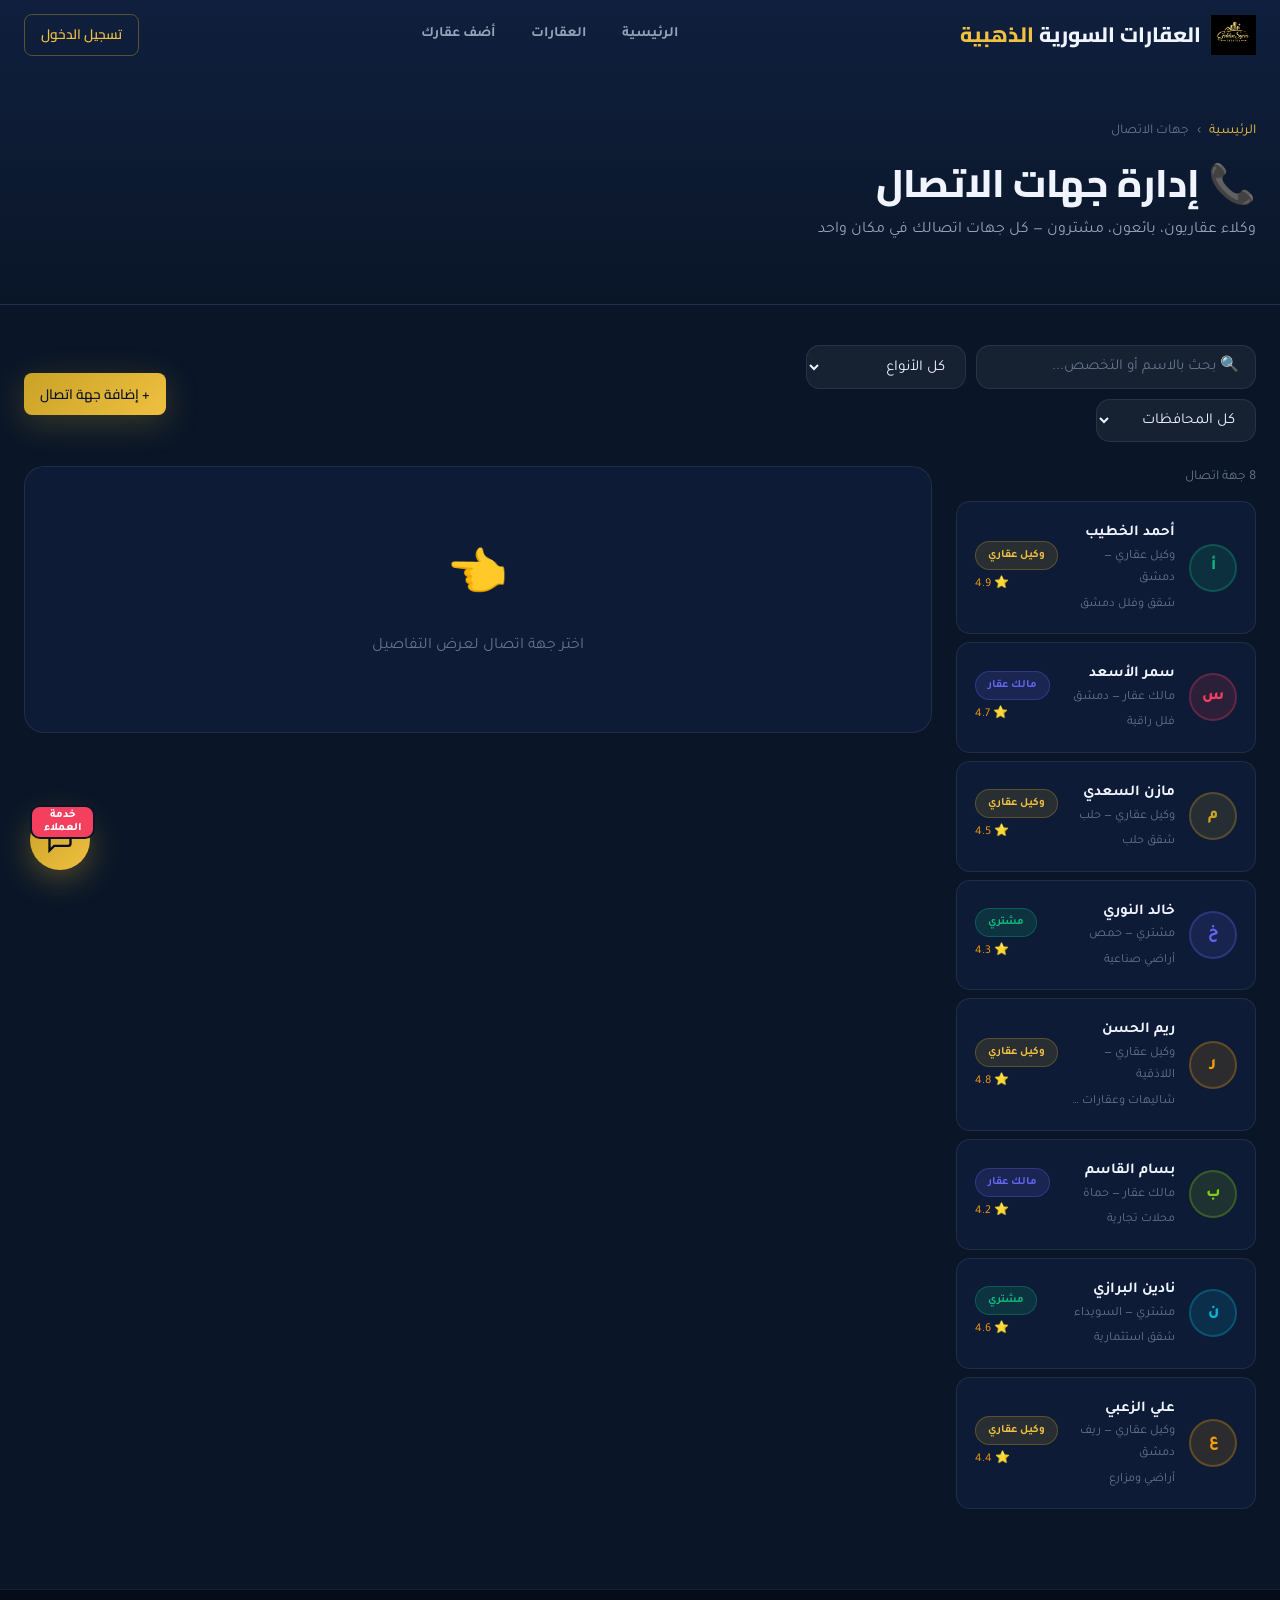
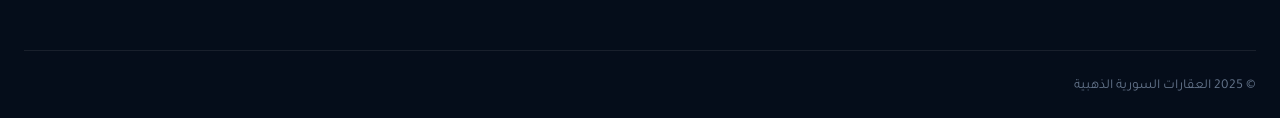
<file: contacts.html>
<!DOCTYPE html>
<html lang="ar" dir="rtl">
<head>
  <meta charset="UTF-8">
  <meta name="viewport" content="width=device-width, initial-scale=1.0">
  <meta name="description" content="إدارة جهات الاتصال — وكلاء عقاريون، بائعون، مشترون في سوريا">
  <title>جهات الاتصال — العقارات السورية الذهبية</title>
  <link href="https://fonts.googleapis.com/css2?family=Cairo:wght@400;600;700;800;900&family=Tajawal:wght@400;500;700&display=swap" rel="stylesheet">
  <link rel="stylesheet" href="styles/globals.css">
  <link rel="stylesheet" href="styles/components.css">
  <link rel="stylesheet" href="styles/animations.css">
</head>
<body>
  <nav class="navbar scrolled" id="navbar">
    <div class="container nav-container">
      <a href="index.html" class="nav-logo">
        <img src="assets/logo.png" alt="العقارات السورية الذهبية">
        <span class="logo-text">العقارات السورية <span class="logo-accent">الذهبية</span></span>
      </a>
      <ul class="nav-links" id="navLinks">
        <li><a href="index.html" class="nav-link">الرئيسية</a></li>
        <li><a href="properties.html" class="nav-link">العقارات</a></li>
        <li><a href="sell.html" class="nav-link">أضف عقارك</a></li>
        <li><a href="contacts.html" class="nav-link active">جهات الاتصال</a></li>
        <li><a href="dashboard.html" class="nav-link">لوحة التحكم</a></li>
      </ul>
      <div class="nav-actions">
        <button class="btn btn-primary btn-sm" onclick="openModal('addContactModal')">
          <svg width="14" height="14" viewBox="0 0 24 24" fill="none" stroke="currentColor" stroke-width="2"><line x1="12" y1="5" x2="12" y2="19"/><line x1="5" y1="12" x2="19" y2="12"/></svg>
          إضافة جهة اتصال
        </button>
        <button class="hamburger" id="hamburger"><span></span><span></span><span></span></button>
      </div>
    </div>
  </nav>

  <div class="page-header">
    <div class="container">
      <div class="breadcrumb"><a href="index.html">الرئيسية</a><span>›</span><span>جهات الاتصال</span></div>
      <h1>📞 إدارة جهات الاتصال</h1>
      <p>وكلاء عقاريون، بائعون، مشترون — كل جهات اتصالك في مكان واحد</p>
    </div>
  </div>

  <section class="section" style="padding-top:40px;">
    <div class="container">
      <!-- Toolbar -->
      <div style="display:flex;justify-content:space-between;align-items:center;margin-bottom:24px;flex-wrap:wrap;gap:12px;">
        <div style="display:flex;gap:10px;flex-wrap:wrap;">
          <input type="text" id="contactSearch" class="form-control" placeholder="🔍 بحث بالاسم أو التخصص..." style="max-width:280px;" oninput="renderContacts()">
          <select id="contactTypeFilter" class="form-control" style="max-width:160px;" onchange="renderContacts()">
            <option value="">كل الأنواع</option>
            <option value="agent">وكيل عقاري</option>
            <option value="owner">مالك عقار</option>
            <option value="buyer">مشتري / مستأجر</option>
          </select>
          <select id="contactGovFilter" class="form-control" style="max-width:160px;" onchange="renderContacts()">
            <option value="">كل المحافظات</option>
          </select>
        </div>
        <button class="btn btn-primary btn-sm" onclick="openModal('addContactModal')">
          + إضافة جهة اتصال
        </button>
      </div>

      <div class="contacts-layout">
        <!-- List -->
        <div>
          <div style="display:flex;justify-content:space-between;align-items:center;margin-bottom:12px;">
            <span id="contactsCount" style="font-size:0.85rem;color:var(--text-muted);">0 جهة اتصال</span>
          </div>
          <div class="contacts-list" id="contactsList"></div>
        </div>
        <!-- Detail Panel -->
        <div id="contactDetailPanel">
          <div class="contact-detail-card" id="contactDetail">
            <div style="text-align:center;padding:40px;color:var(--text-muted);">
              <div style="font-size:3rem;margin-bottom:12px;">👈</div>
              <p>اختر جهة اتصال لعرض التفاصيل</p>
            </div>
          </div>
        </div>
      </div>
    </div>
  </section>

  <!-- Add/Edit Contact Modal -->
  <div class="modal-overlay" id="addContactModal">
    <div class="modal">
      <div class="modal-header">
        <h3 id="contactModalTitle">إضافة جهة اتصال جديدة</h3>
        <button class="modal-close">✕</button>
      </div>
      <div class="modal-body">
        <input type="hidden" id="editContactId">
        <div class="form-row">
          <div class="form-group">
            <label class="form-label">الاسم الكامل *</label>
            <input type="text" id="cName" class="form-control" placeholder="الاسم الكامل">
          </div>
          <div class="form-group">
            <label class="form-label">النوع</label>
            <select id="cType" class="form-control">
              <option value="agent">وكيل عقاري</option>
              <option value="owner">مالك عقار</option>
              <option value="buyer">مشتري / مستأجر</option>
            </select>
          </div>
        </div>
        <div class="form-row">
          <div class="form-group">
            <label class="form-label">رقم الهاتف *</label>
            <input type="tel" id="cPhone" class="form-control" placeholder="09XXXXXXXX">
          </div>
          <div class="form-group">
            <label class="form-label">البريد الإلكتروني</label>
            <input type="email" id="cEmail" class="form-control" placeholder="example@email.com">
          </div>
        </div>
        <div class="form-row">
          <div class="form-group">
            <label class="form-label">المحافظة</label>
            <select id="cGov" class="form-control">
              <option value="">اختر المحافظة</option>
            </select>
          </div>
          <div class="form-group">
            <label class="form-label">التخصص</label>
            <input type="text" id="cSpeciality" class="form-control" placeholder="مثال: شقق دمشق">
          </div>
        </div>
        <div class="form-group">
          <label class="form-label">ملاحظات</label>
          <textarea id="cNotes" class="form-control" rows="3" placeholder="أي ملاحظات إضافية..."></textarea>
        </div>
      </div>
      <div class="modal-footer">
        <button class="btn btn-ghost btn-sm" onclick="closeModal('addContactModal')">إلغاء</button>
        <button class="btn btn-primary btn-sm" onclick="saveContactForm()">حفظ جهة الاتصال</button>
      </div>
    </div>
  </div>

  <footer class="footer">
    <div class="container">
      <div class="footer-bottom" style="padding-top:24px;"><p>© 2025 العقارات السورية الذهبية</p></div>
    </div>
  </footer>

  <script src="js/data.js"></script>
  <script src="js/app.js"></script>
  <script src="js/contacts.js"></script>
</body>
</html>
</file>
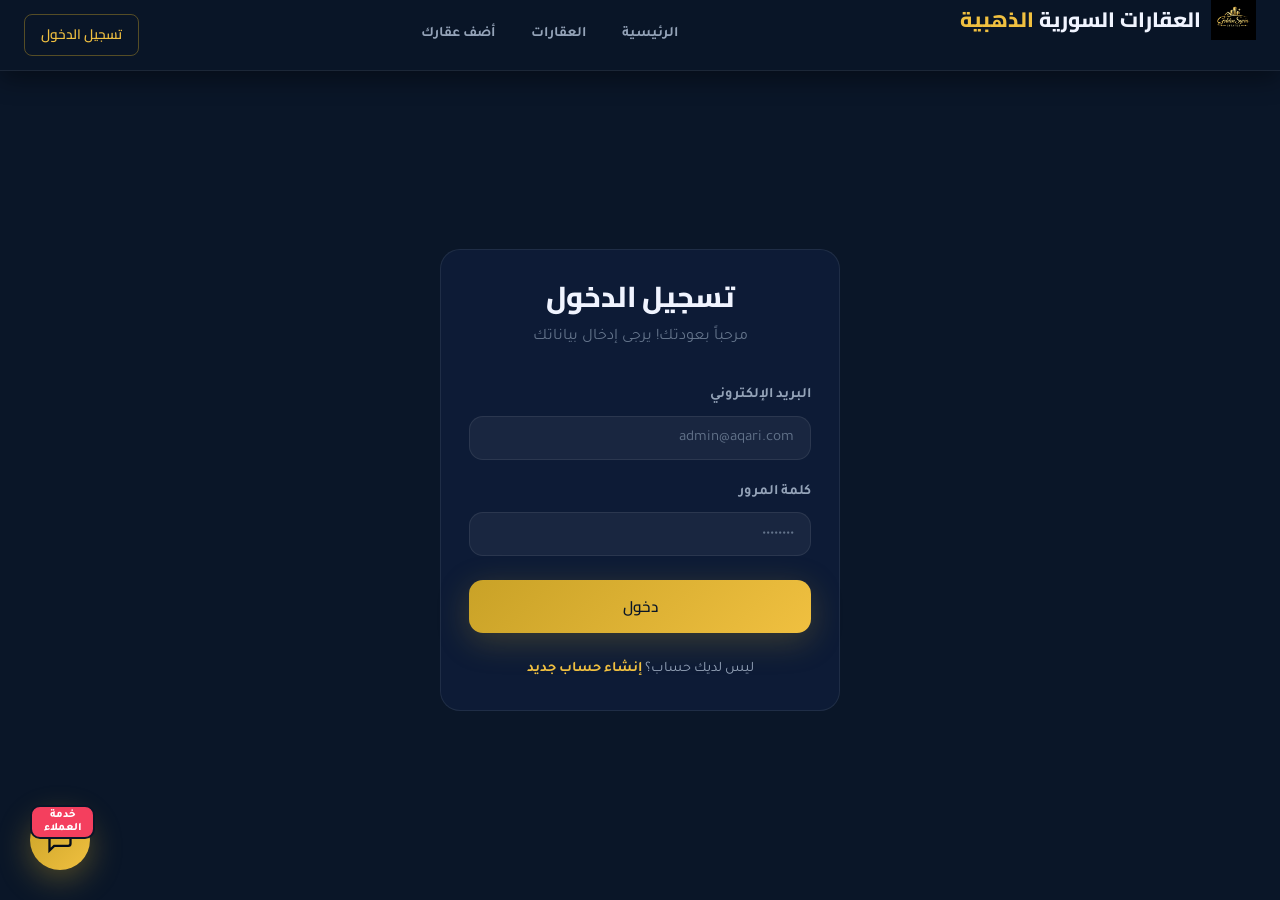
<file: dashboard.html>
<!DOCTYPE html>
<html lang="ar" dir="rtl">
<head>
  <meta charset="UTF-8">
  <meta name="viewport" content="width=device-width, initial-scale=1.0">
  <title>لوحة التحكم — العقارات السورية الذهبية</title>
  <link href="https://fonts.googleapis.com/css2?family=Cairo:wght@400;600;700;800;900&family=Tajawal:wght@400;500;700&display=swap" rel="stylesheet">
  <link rel="stylesheet" href="styles/globals.css">
  <link rel="stylesheet" href="styles/components.css">
  <link rel="stylesheet" href="styles/animations.css">
</head>
<body>
  <nav class="navbar scrolled" id="navbar">
    <div class="container nav-container">
      <a href="index.html" class="nav-logo">
        <img src="assets/logo.png" alt="العقارات السورية الذهبية">
        <span class="logo-text">العقارات السورية <span class="logo-accent">الذهبية</span></span>
      </a>
      <ul class="nav-links" id="navLinks">
        <li><a href="index.html" class="nav-link">الرئيسية</a></li>
        <li><a href="properties.html" class="nav-link">العقارات</a></li>
        <li><a href="sell.html" class="nav-link">أضف عقارك</a></li>
        <li><a href="contacts.html" class="nav-link">جهات الاتصال</a></li>
        <li><a href="dashboard.html" class="nav-link active">لوحة التحكم</a></li>
      </ul>
      <div class="nav-actions">
        <a href="sell.html" class="btn btn-primary btn-sm">+ إضافة عقار</a>
        <button class="hamburger" id="hamburger"><span></span><span></span><span></span></button>
      </div>
    </div>
  </nav>

  <div class="page-header">
    <div class="container">
      <div class="breadcrumb"><a href="index.html">الرئيسية</a><span>›</span><span>لوحة التحكم</span></div>
      <h1>📊 لوحة التحكم</h1>
      <p>نظرة شاملة على نشاط المنصة والإحصائيات</p>
    </div>
  </div>

  <section class="section" style="padding-top:40px;">
    <div class="container">

      <!-- Stats Cards -->
      <div class="stats-grid" id="statsGrid">
        <div class="stat-card">
          <div class="stat-icon gold"><svg width="24" height="24" viewBox="0 0 24 24" fill="none" stroke="#C9A227" stroke-width="2"><path d="M3 9l9-7 9 7v11a2 2 0 0 1-2 2H5a2 2 0 0 1-2-2z"/><polyline points="9 22 9 12 15 12 15 22"/></svg></div>
          <div><div class="stat-value" id="statProps">0</div><div class="stat-label">إجمالي العقارات</div><div class="stat-change up" id="statPropsChange"></div></div>
        </div>
        <div class="stat-card">
          <div class="stat-icon emerald"><svg width="24" height="24" viewBox="0 0 24 24" fill="none" stroke="#10B981" stroke-width="2"><path d="M17 21v-2a4 4 0 0 0-4-4H5a4 4 0 0 0-4 4v2"/><circle cx="9" cy="7" r="4"/><path d="M23 21v-2a4 4 0 0 0-3-3.87"/><path d="M16 3.13a4 4 0 0 1 0 7.75"/></svg></div>
          <div><div class="stat-value" id="statContacts">0</div><div class="stat-label">جهات الاتصال</div><div class="stat-change up" id="statContactsChange"></div></div>
        </div>
        <div class="stat-card">
          <div class="stat-icon indigo"><svg width="24" height="24" viewBox="0 0 24 24" fill="none" stroke="#6366F1" stroke-width="2"><path d="M1 12s4-8 11-8 11 8 11 8-4 8-11 8-11-8-11-8z"/><circle cx="12" cy="12" r="3"/></svg></div>
          <div><div class="stat-value" id="statViews">0</div><div class="stat-label">إجمالي المشاهدات</div><div class="stat-change up">↑ هذا الشهر</div></div>
        </div>
        <div class="stat-card">
          <div class="stat-icon rose"><svg width="24" height="24" viewBox="0 0 24 24" fill="none" stroke="#F43F5E" stroke-width="2"><polygon points="12 2 15.09 8.26 22 9.27 17 14.14 18.18 21.02 12 17.77 5.82 21.02 7 14.14 2 9.27 8.91 8.26 12 2"/></svg></div>
          <div><div class="stat-value" id="statFeatured">0</div><div class="stat-label">عقارات مميزة</div><div class="stat-change up">نشطة</div></div>
        </div>
      </div>

      <!-- Dashboard Grid -->
      <div class="dashboard-grid">
        <!-- Left: Latest Properties Table -->
        <div>
          <div class="table-card">
            <div class="table-card-header">
              <h3>🏠 أحدث العقارات</h3>
              <a href="properties.html" class="btn btn-outline btn-sm">عرض الكل</a>
            </div>
            <div style="overflow-x:auto;">
              <table class="data-table" id="propsTable">
                <thead>
                  <tr>
                    <th>العقار</th>
                    <th>المحافظة</th>
                    <th>النوع</th>
                    <th>السعر</th>
                    <th>المشاهدات</th>
                    <th>الإجراءات</th>
                  </tr>
                </thead>
                <tbody id="propsTableBody"></tbody>
              </table>
            </div>
          </div>

          <!-- Distribution by Governorate -->
          <div class="table-card" style="margin-top:20px;">
            <div class="table-card-header"><h3>🗺️ توزيع العقارات حسب المحافظة</h3></div>
            <div style="padding:20px;" id="govDistribution"></div>
          </div>
        </div>

        <!-- Right sidebar -->
        <div>
          <!-- Webhooks Log -->
          <div class="table-card" style="margin-bottom:20px;">
            <div class="table-card-header">
              <h3>🔌 سجل Webhooks</h3>
              <span class="badge badge-emerald pulse-dot">مباشر</span>
            </div>
            <div style="padding:16px;max-height:240px;overflow-y:auto;" id="webhooksLog">
              <p style="color:var(--text-muted);font-size:0.85rem;text-align:center;">لا توجد أحداث بعد</p>
            </div>
          </div>

          <!-- Support Messages -->
          <div class="table-card" style="margin-bottom:20px;">
            <div class="table-card-header">
              <h3>💬 طلبات الشراء ورسائل العملاء</h3>
              <span class="badge badge-rose pulse-dot" id="unreadMessagesBadge">0</span>
            </div>
            <div style="padding:16px;max-height:300px;overflow-y:auto;" id="supportMessagesLog">
              <p style="color:var(--text-muted);font-size:0.85rem;text-align:center;">لا توجد رسائل</p>
            </div>
          </div>

          <!-- Quick Actions -->
          <div class="table-card" style="margin-bottom:20px;">
            <div class="table-card-header"><h3>⚡ إجراءات سريعة</h3></div>
            <div style="padding:16px;display:flex;flex-direction:column;gap:10px;">
              <a href="sell.html" class="btn btn-primary" style="justify-content:center;">+ إضافة عقار جديد</a>
              <a href="contacts.html" class="btn btn-outline" style="justify-content:center;">+ إضافة جهة اتصال</a>
              <a href="properties.html" class="btn btn-ghost" style="justify-content:center;">تصفح كل العقارات</a>
            </div>
          </div>

          <!-- By Type -->
          <div class="table-card">
            <div class="table-card-header"><h3>📊 توزيع حسب النوع</h3></div>
            <div style="padding:16px;" id="typeDistribution"></div>
          </div>
        </div>
      </div>

      <!-- Users Info -->
      <div class="table-card" style="margin-top:24px;">
        <div class="table-card-header">
          <h3>👥 العملاء المسجلين</h3>
        </div>
        <div style="overflow-x:auto;">
          <table class="data-table" id="usersTable">
            <thead>
              <tr>
                <th>الاسم</th>
                <th>البريد الإلكتروني</th>
                <th>رقم الهاتف</th>
                <th>تاريخ التسجيل</th>
              </tr>
            </thead>
            <tbody id="usersTableBody"></tbody>
          </table>
        </div>
      </div>

    </div>
  </section>

  <!-- Delete Confirm via JS -->
  <footer class="footer">
    <div class="container">
      <div class="footer-bottom" style="padding-top:24px;"><p>© 2025 العقارات السورية الذهبية</p></div>
    </div>
  </footer>

  <!-- Support Modal -->
  <div class="modal-overlay" id="supportModal">
    <div class="modal" style="max-width:480px">
      <div class="support-modal-header">
        <div class="support-modal-icon">💬</div>
        <h2>خدمة العملاء</h2>
        <p style="color:var(--text-muted)">اترك رسالتك وسنقوم بالرد عليك في أقرب وقت</p>
      </div>
      <div class="modal-body">
        <div class="form-group">
          <label>الاسم الكامل</label>
          <input type="text" id="suppName" class="form-control" placeholder="أدخل اسمك">
        </div>
        <div class="form-group">
          <label>رقم الهاتف / واتساب</label>
          <input type="text" id="suppPhone" class="form-control" placeholder="09xxxxxxxx">
        </div>
        <div class="form-group">
          <label>رسالتك أو استفسارك</label>
          <textarea id="suppMsg" class="form-control" rows="4" placeholder="اكتب استفسارك هنا..."></textarea>
        </div>
      </div>
      <div class="modal-footer">
        <button class="btn btn-ghost" onclick="closeModal('supportModal')">إلغاء</button>
        <button class="btn btn-primary" style="flex:1;justify-content:center;" onclick="submitSupportMsg()">إرسال الاستفسار</button>
      </div>
    </div>
  </div>

  <script src="js/data.js"></script>
  <script src="js/app.js"></script>
  <script src="js/dashboard.js"></script>
</body>
</html>
</file>
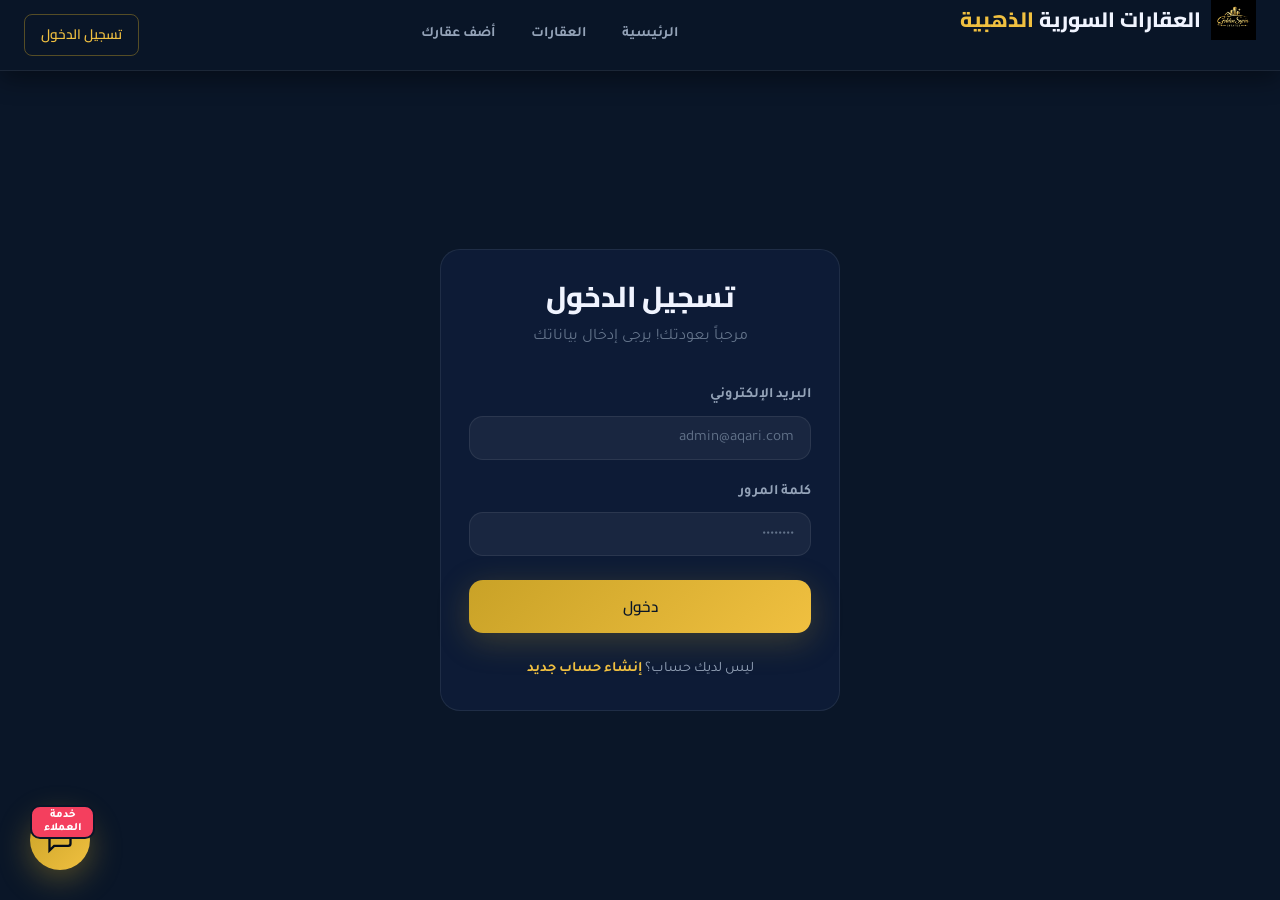
<file: login.html>
<!DOCTYPE html>
<html lang="ar" dir="rtl">
<head>
  <meta charset="UTF-8">
  <meta name="viewport" content="width=device-width, initial-scale=1.0">
  <title>تسجيل الدخول — العقارات السورية الذهبية</title>
  <link href="https://fonts.googleapis.com/css2?family=Cairo:wght@400;600;700;800;900&family=Tajawal:wght@400;500;700&display=swap" rel="stylesheet">
  <link rel="stylesheet" href="styles/globals.css">
  <link rel="stylesheet" href="styles/components.css">
  <link rel="stylesheet" href="styles/animations.css">
</head>
<body>
  <nav class="navbar scrolled" id="navbar">
    <div class="container nav-container">
      <a href="index.html" class="nav-logo" style="justify-content:center;margin-bottom:30px;">
        <img src="assets/logo.png" alt="العقارات السورية الذهبية">
        <span class="logo-text">العقارات السورية <span class="logo-accent">الذهبية</span></span>
      </a>
      <ul class="nav-links" id="navLinks">
        <li><a href="index.html" class="nav-link">الرئيسية</a></li>
        <li><a href="properties.html" class="nav-link">العقارات</a></li>
        <li><a href="sell.html" class="nav-link">أضف عقارك</a></li>
      </ul>
      <div class="nav-actions">
        <a href="register.html" class="btn btn-outline btn-sm">إنشاء حساب</a>
        <button class="hamburger" id="hamburger"><span></span><span></span><span></span></button>
      </div>
    </div>
  </nav>

  <div style="min-height:100vh;display:flex;align-items:center;justify-content:center;padding:120px 20px 60px;">
    <div class="form-card" style="width:100%;max-width:400px;text-align:center;">
      <h2 style="font-weight:800;margin-bottom:8px;font-size:1.8rem;">تسجيل الدخول</h2>
      <p style="color:var(--text-muted);margin-bottom:32px;">مرحباً بعودتك! يرجى إدخال بياناتك</p>

      <form id="loginForm" onsubmit="handleLogin(event)" style="text-align:right;">
        <div class="form-group">
          <label class="form-label">البريد الإلكتروني</label>
          <input type="email" id="loginEmail" class="form-control" required placeholder="admin@aqari.com">
        </div>
        <div class="form-group" style="margin-bottom:24px;">
          <label class="form-label">كلمة المرور</label>
          <input type="password" id="loginPass" class="form-control" required placeholder="••••••••">
        </div>
        <button type="submit" class="btn btn-primary" style="width:100%;justify-content:center;">دخول</button>
      </form>
      
      <p style="margin-top:24px;font-size:0.9rem;color:var(--text-secondary);">ليس لديك حساب؟ <a href="register.html" style="color:var(--gold-400);font-weight:700;">إنشاء حساب جديد</a></p>
    </div>
  </div>

  <script src="js/app.js"></script>
  <script>
    function handleLogin(e) {
      e.preventDefault();
      const res = loginUser(
        document.getElementById('loginEmail').value.trim(),
        document.getElementById('loginPass').value
      );
      if (res.success) {
        window.location.href = res.user.role === 'admin' ? 'dashboard.html' : 'index.html';
      } else {
        alert(res.message);
      }
    }
  </script>
</body>
</html>
</file>
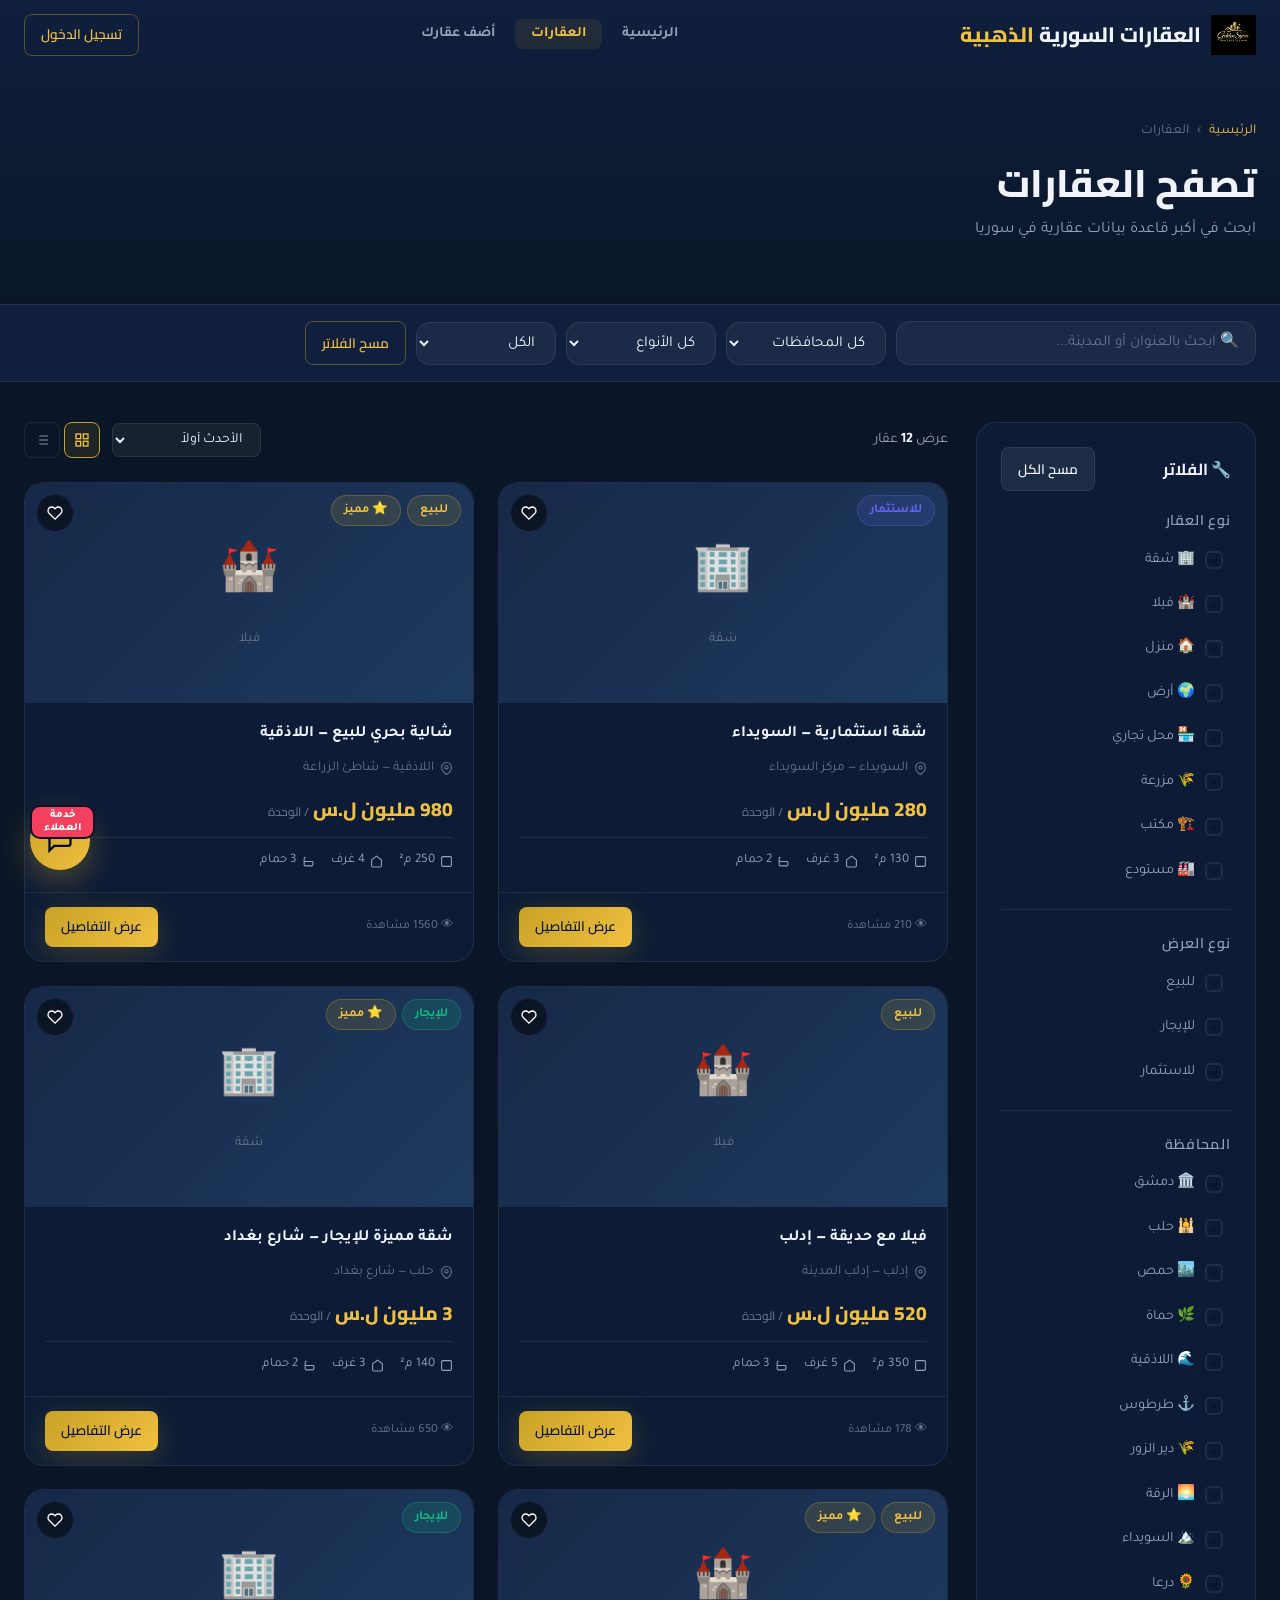
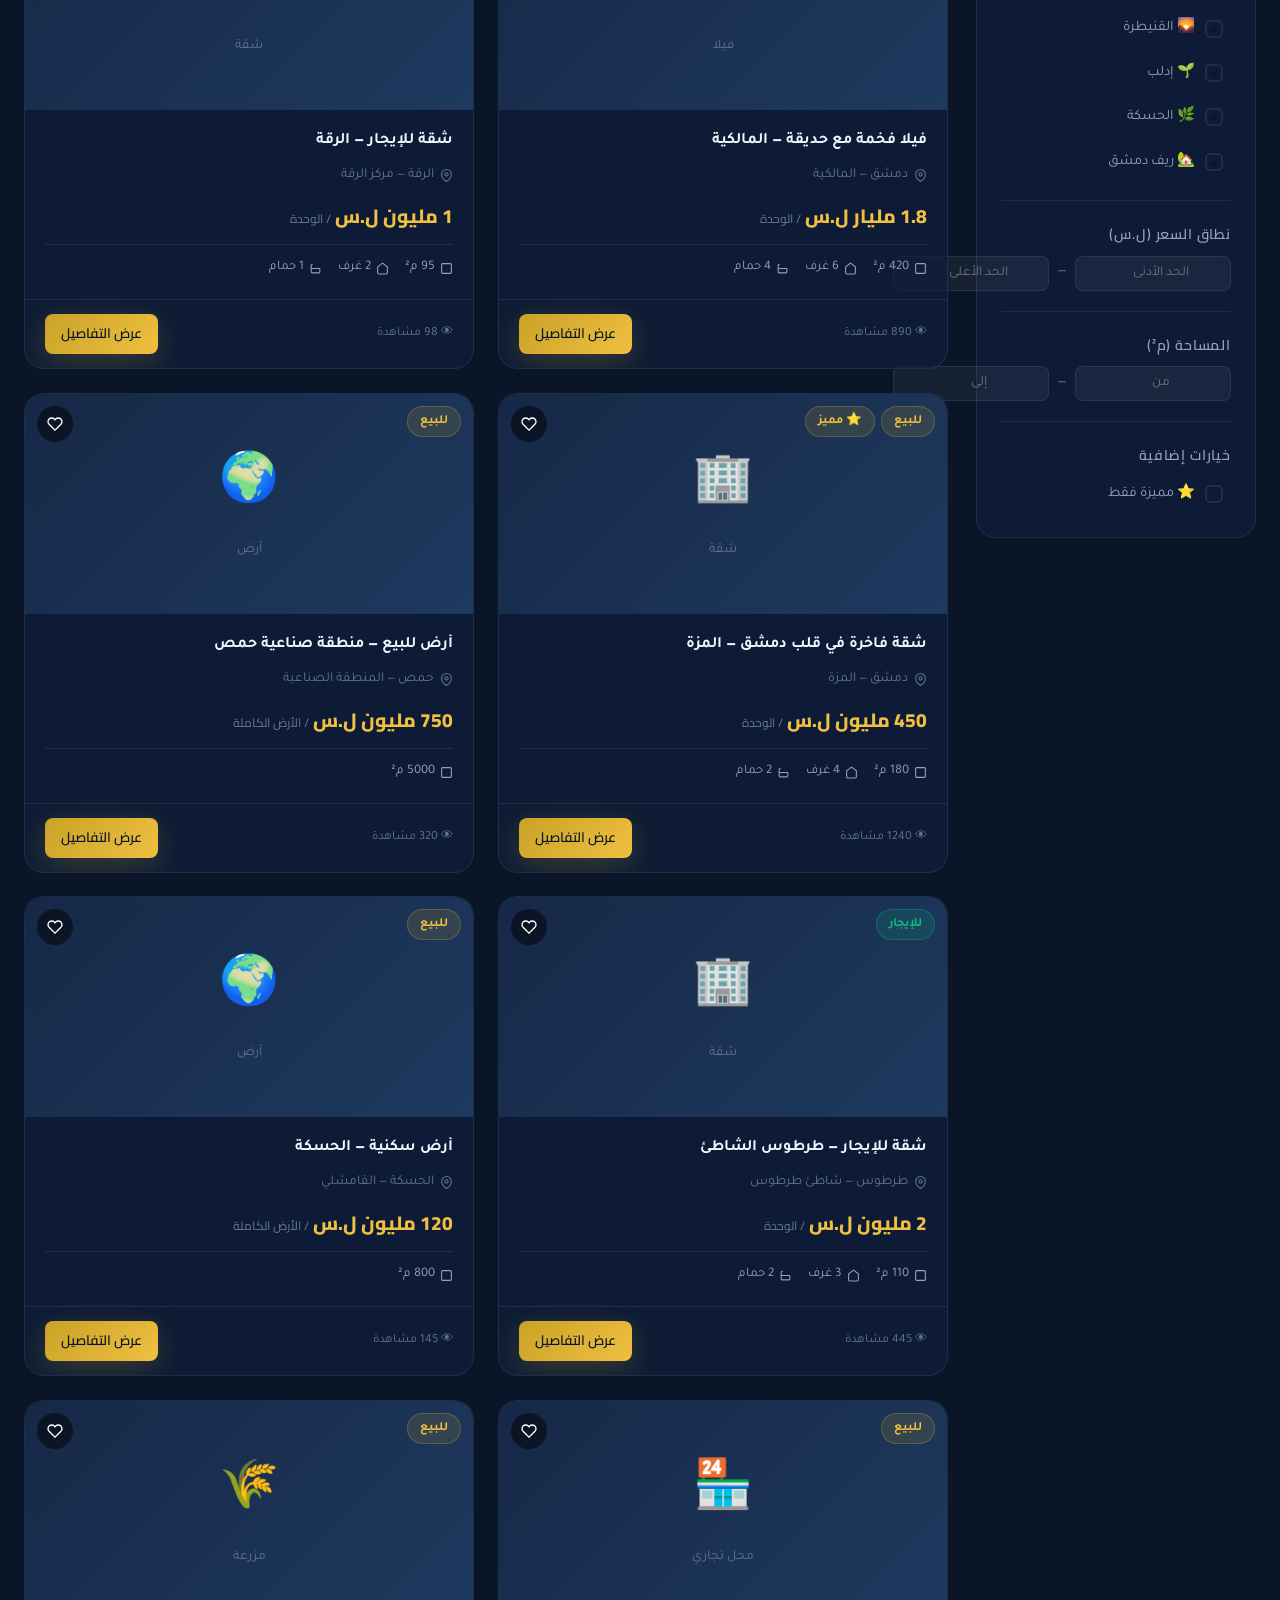
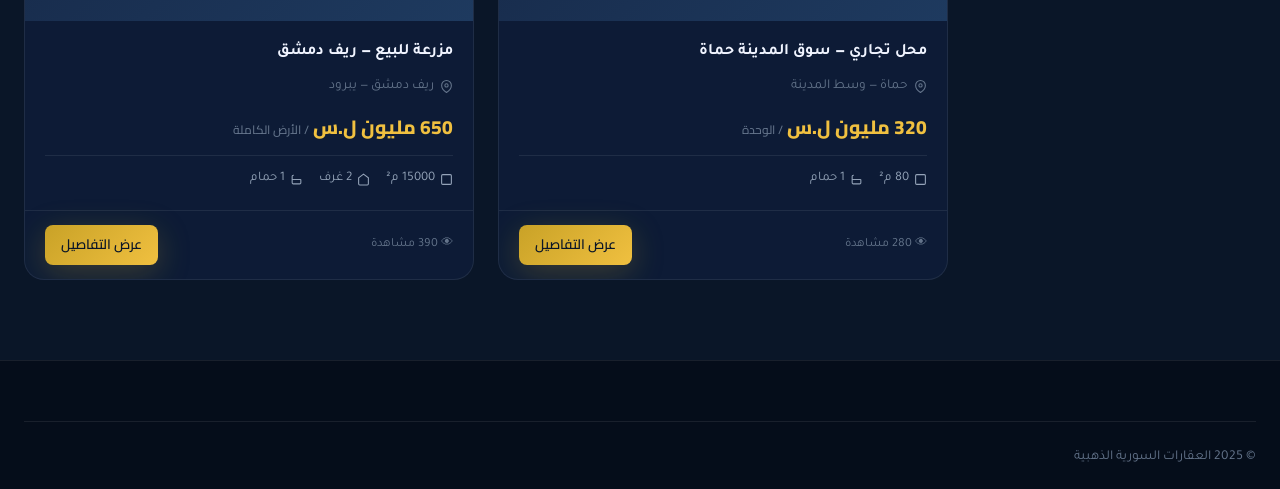
<file: properties.html>
<!DOCTYPE html>
<html lang="ar" dir="rtl">
<head>
  <meta charset="UTF-8">
  <meta name="viewport" content="width=device-width, initial-scale=1.0">
  <meta name="description" content="تصفح آلاف العقارات في جميع المحافظات السورية — شقق، فلل، أراضي، محلات تجارية للبيع والإيجار">
  <title>العقارات — العقارات السورية الذهبية</title>
  <link rel="preconnect" href="https://fonts.googleapis.com">
  <link href="https://fonts.googleapis.com/css2?family=Cairo:wght@300;400;500;600;700;800;900&family=Tajawal:wght@300;400;500;700;800&display=swap" rel="stylesheet">
  <link rel="stylesheet" href="styles/globals.css">
  <link rel="stylesheet" href="styles/components.css">
  <link rel="stylesheet" href="styles/animations.css">
</head>
<body>
  <nav class="navbar scrolled" id="navbar">
    <div class="container nav-container">
      <a href="index.html" class="nav-logo">
        <img src="assets/logo.png" alt="العقارات السورية الذهبية">
        <span class="logo-text">العقارات السورية <span class="logo-accent">الذهبية</span></span>
      </a>
      <ul class="nav-links" id="navLinks">
        <li><a href="index.html" class="nav-link" id="nav-home">الرئيسية</a></li>
        <li><a href="properties.html" class="nav-link active">العقارات</a></li>
        <li><a href="sell.html" class="nav-link">أضف عقارك</a></li>
        <li><a href="contacts.html" class="nav-link">جهات الاتصال</a></li>
        <li><a href="dashboard.html" class="nav-link">لوحة التحكم</a></li>
      </ul>
      <div class="nav-actions">
        <a href="sell.html" class="btn btn-primary btn-sm"><svg width="14" height="14" viewBox="0 0 24 24" fill="none" stroke="currentColor" stroke-width="2"><line x1="12" y1="5" x2="12" y2="19"/><line x1="5" y1="12" x2="19" y2="12"/></svg>أضف عقاراً</a>
        <button class="hamburger" id="hamburger"><span></span><span></span><span></span></button>
      </div>
    </div>
  </nav>

  <div class="page-header">
    <div class="container">
      <div class="breadcrumb"><a href="index.html">الرئيسية</a><span>›</span><span>العقارات</span></div>
      <h1>تصفح العقارات</h1>
      <p>ابحث في أكبر قاعدة بيانات عقارية في سوريا</p>
    </div>
  </div>

  <!-- Quick Search Bar -->
  <div style="background:var(--navy-800);border-bottom:1px solid var(--border);padding:16px 0;">
    <div class="container">
      <div style="display:flex;gap:10px;flex-wrap:wrap;align-items:center;">
        <input type="text" id="quickSearch" class="form-control" placeholder="🔍 ابحث بالعنوان أو المدينة..." style="flex:1;min-width:200px;max-width:360px;">
        <select id="filterGov" class="form-control" style="max-width:160px;" onchange="applyFilters()">
          <option value="">كل المحافظات</option>
        </select>
        <select id="filterType" class="form-control" style="max-width:150px;" onchange="applyFilters()">
          <option value="">كل الأنواع</option>
        </select>
        <select id="filterListing" class="form-control" style="max-width:140px;" onchange="applyFilters()">
          <option value="">الكل</option>
          <option value="sale">للبيع</option>
          <option value="rent">للإيجار</option>
          <option value="invest">للاستثمار</option>
        </select>
        <button class="btn btn-outline btn-sm" onclick="clearFilters()">مسح الفلاتر</button>
      </div>
    </div>
  </div>

  <section class="section" style="padding-top:40px;">
    <div class="container">
      <div class="props-layout">
        <!-- Sidebar Filters -->
        <aside class="filters-sidebar">
          <div class="filter-header">
            <h3>🔧 الفلاتر</h3>
            <button class="btn btn-ghost btn-sm" onclick="clearFilters()">مسح الكل</button>
          </div>

          <div class="filter-section">
            <h4>نوع العقار</h4>
            <div class="filter-options" id="typeFilters"></div>
          </div>

          <div class="filter-section">
            <h4>نوع العرض</h4>
            <div class="filter-options" id="listingFilters">
              <div class="filter-option" data-val="sale" data-group="listing" onclick="toggleFilter(this)">
                <div class="filter-checkbox"><svg width="10" height="10" viewBox="0 0 12 12"><polyline points="2,6 5,9 10,3" fill="none" stroke="#0A1628" stroke-width="2" class="checkmark"/></svg></div>
                <span>للبيع</span>
              </div>
              <div class="filter-option" data-val="rent" data-group="listing" onclick="toggleFilter(this)">
                <div class="filter-checkbox"><svg width="10" height="10" viewBox="0 0 12 12"><polyline points="2,6 5,9 10,3" fill="none" stroke="#0A1628" stroke-width="2" class="checkmark"/></svg></div>
                <span>للإيجار</span>
              </div>
              <div class="filter-option" data-val="invest" data-group="listing" onclick="toggleFilter(this)">
                <div class="filter-checkbox"><svg width="10" height="10" viewBox="0 0 12 12"><polyline points="2,6 5,9 10,3" fill="none" stroke="#0A1628" stroke-width="2" class="checkmark"/></svg></div>
                <span>للاستثمار</span>
              </div>
            </div>
          </div>

          <div class="filter-section">
            <h4>المحافظة</h4>
            <div class="filter-options" id="govFilters"></div>
          </div>

          <div class="filter-section">
            <h4>نطاق السعر (ل.س)</h4>
            <div class="price-range">
              <input type="number" id="priceMin" placeholder="الحد الأدنى" oninput="applyFilters()">
              <span style="color:var(--text-muted)">—</span>
              <input type="number" id="priceMax" placeholder="الحد الأعلى" oninput="applyFilters()">
            </div>
          </div>

          <div class="filter-section">
            <h4>المساحة (م²)</h4>
            <div class="price-range">
              <input type="number" id="areaMin" placeholder="من" oninput="applyFilters()">
              <span style="color:var(--text-muted)">—</span>
              <input type="number" id="areaMax" placeholder="إلى" oninput="applyFilters()">
            </div>
          </div>

          <div class="filter-section" style="border-bottom:none;padding-bottom:0;">
            <h4>خيارات إضافية</h4>
            <div class="filter-options">
              <div class="filter-option" data-val="featured" data-group="special" onclick="toggleFilter(this)">
                <div class="filter-checkbox"></div><span>⭐ مميزة فقط</span>
              </div>
            </div>
          </div>
        </aside>

        <!-- Main Content -->
        <div>
          <div class="results-toolbar">
            <div class="results-count">عرض <strong id="resultsCount">0</strong> عقار</div>
            <div style="display:flex;gap:12px;align-items:center;">
              <select id="sortSelect" class="sort-select" onchange="applyFilters()">
                <option value="date-desc">الأحدث أولاً</option>
                <option value="date-asc">الأقدم أولاً</option>
                <option value="price-asc">السعر: الأقل أولاً</option>
                <option value="price-desc">السعر: الأعلى أولاً</option>
                <option value="area-desc">المساحة: الأكبر</option>
                <option value="views-desc">الأكثر مشاهدة</option>
              </select>
              <div class="view-toggle">
                <button class="view-btn active" id="gridViewBtn" onclick="setView('grid')" title="شبكة">
                  <svg width="16" height="16" viewBox="0 0 24 24" fill="none" stroke="currentColor" stroke-width="2"><rect x="3" y="3" width="7" height="7"/><rect x="14" y="3" width="7" height="7"/><rect x="3" y="14" width="7" height="7"/><rect x="14" y="14" width="7" height="7"/></svg>
                </button>
                <button class="view-btn" id="listViewBtn" onclick="setView('list')" title="قائمة">
                  <svg width="16" height="16" viewBox="0 0 24 24" fill="none" stroke="currentColor" stroke-width="2"><line x1="8" y1="6" x2="21" y2="6"/><line x1="8" y1="12" x2="21" y2="12"/><line x1="8" y1="18" x2="21" y2="18"/><line x1="3" y1="6" x2="3.01" y2="6"/><line x1="3" y1="12" x2="3.01" y2="12"/><line x1="3" y1="18" x2="3.01" y2="18"/></svg>
                </button>
              </div>
            </div>
          </div>
          <div class="properties-grid" id="propertiesGrid"></div>
          <div id="emptyState" class="empty-state" style="display:none;">
            <svg width="64" height="64" viewBox="0 0 24 24" fill="none" stroke="currentColor" stroke-width="1"><circle cx="11" cy="11" r="8"/><line x1="21" y1="21" x2="16.65" y2="16.65"/></svg>
            <h3>لا توجد عقارات تطابق بحثك</h3>
            <p>جرب تغيير الفلاتر أو البحث بكلمة مختلفة</p>
            <button class="btn btn-outline" style="margin-top:16px;" onclick="clearFilters()">مسح الفلاتر</button>
          </div>
        </div>
      </div>
    </div>
  </section>

  <footer class="footer">
    <div class="container">
      <div class="footer-bottom" style="padding-top:24px;"><p>© 2025 العقارات السورية الذهبية</p></div>
    </div>
  </footer>

  <!-- Support Modal -->
  <div class="modal-overlay" id="supportModal">
    <div class="modal" style="max-width:480px">
      <div class="support-modal-header">
        <div class="support-modal-icon">💬</div>
        <h2>خدمة العملاء</h2>
        <p style="color:var(--text-muted)">اترك رسالتك وسنقوم بالرد عليك في أقرب وقت</p>
      </div>
      <div class="modal-body">
        <div class="form-group">
          <label>الاسم الكامل</label>
          <input type="text" id="suppName" class="form-control" placeholder="أدخل اسمك">
        </div>
        <div class="form-group">
          <label>رقم الهاتف / واتساب</label>
          <input type="text" id="suppPhone" class="form-control" placeholder="09xxxxxxxx">
        </div>
        <div class="form-group">
          <label>رسالتك أو استفسارك</label>
          <textarea id="suppMsg" class="form-control" rows="4" placeholder="اكتب استفسارك هنا..."></textarea>
        </div>
      </div>
      <div class="modal-footer">
        <button class="btn btn-ghost" onclick="closeModal('supportModal')">إلغاء</button>
        <button class="btn btn-primary" style="flex:1;justify-content:center;" onclick="submitSupportMsg()">إرسال الاستفسار</button>
      </div>
    </div>
  </div>

  <script src="js/data.js"></script>
  <script src="js/app.js"></script>
  <script src="js/properties.js"></script>
</body>
</html>
</file>
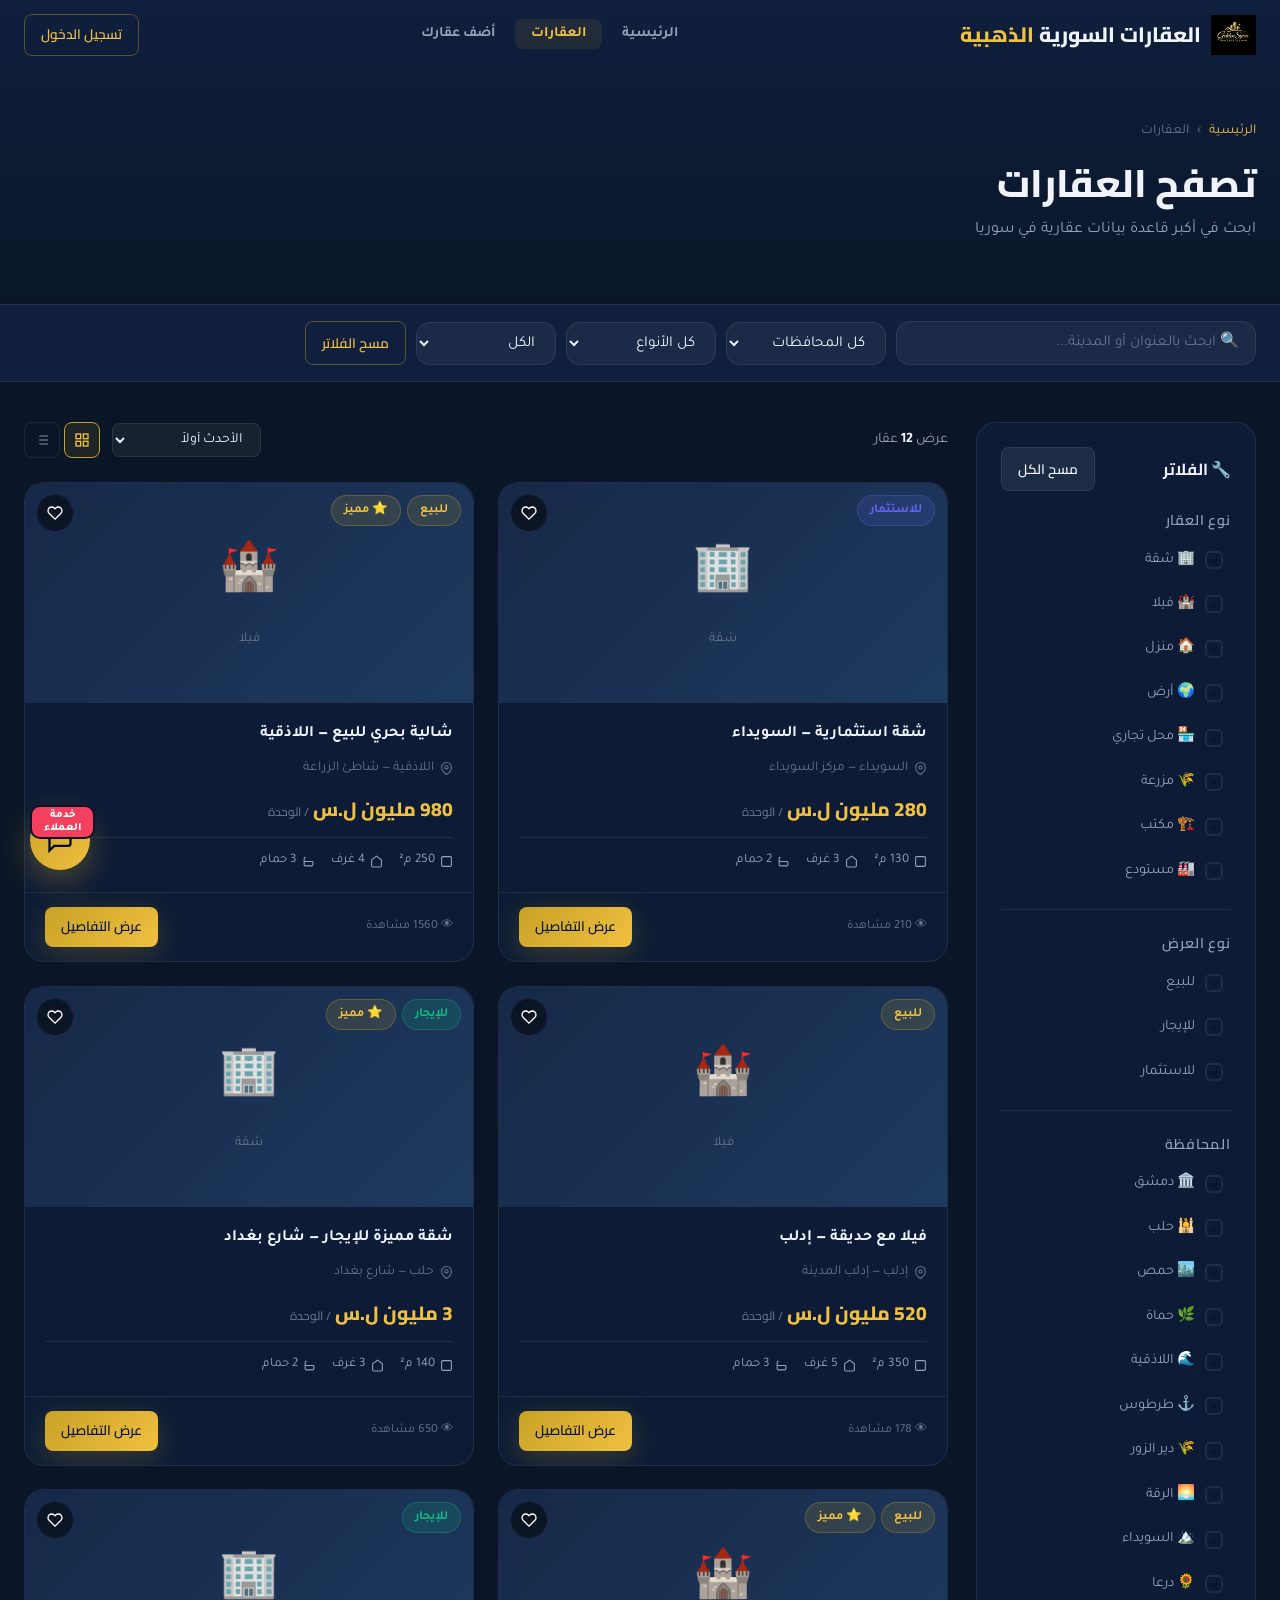
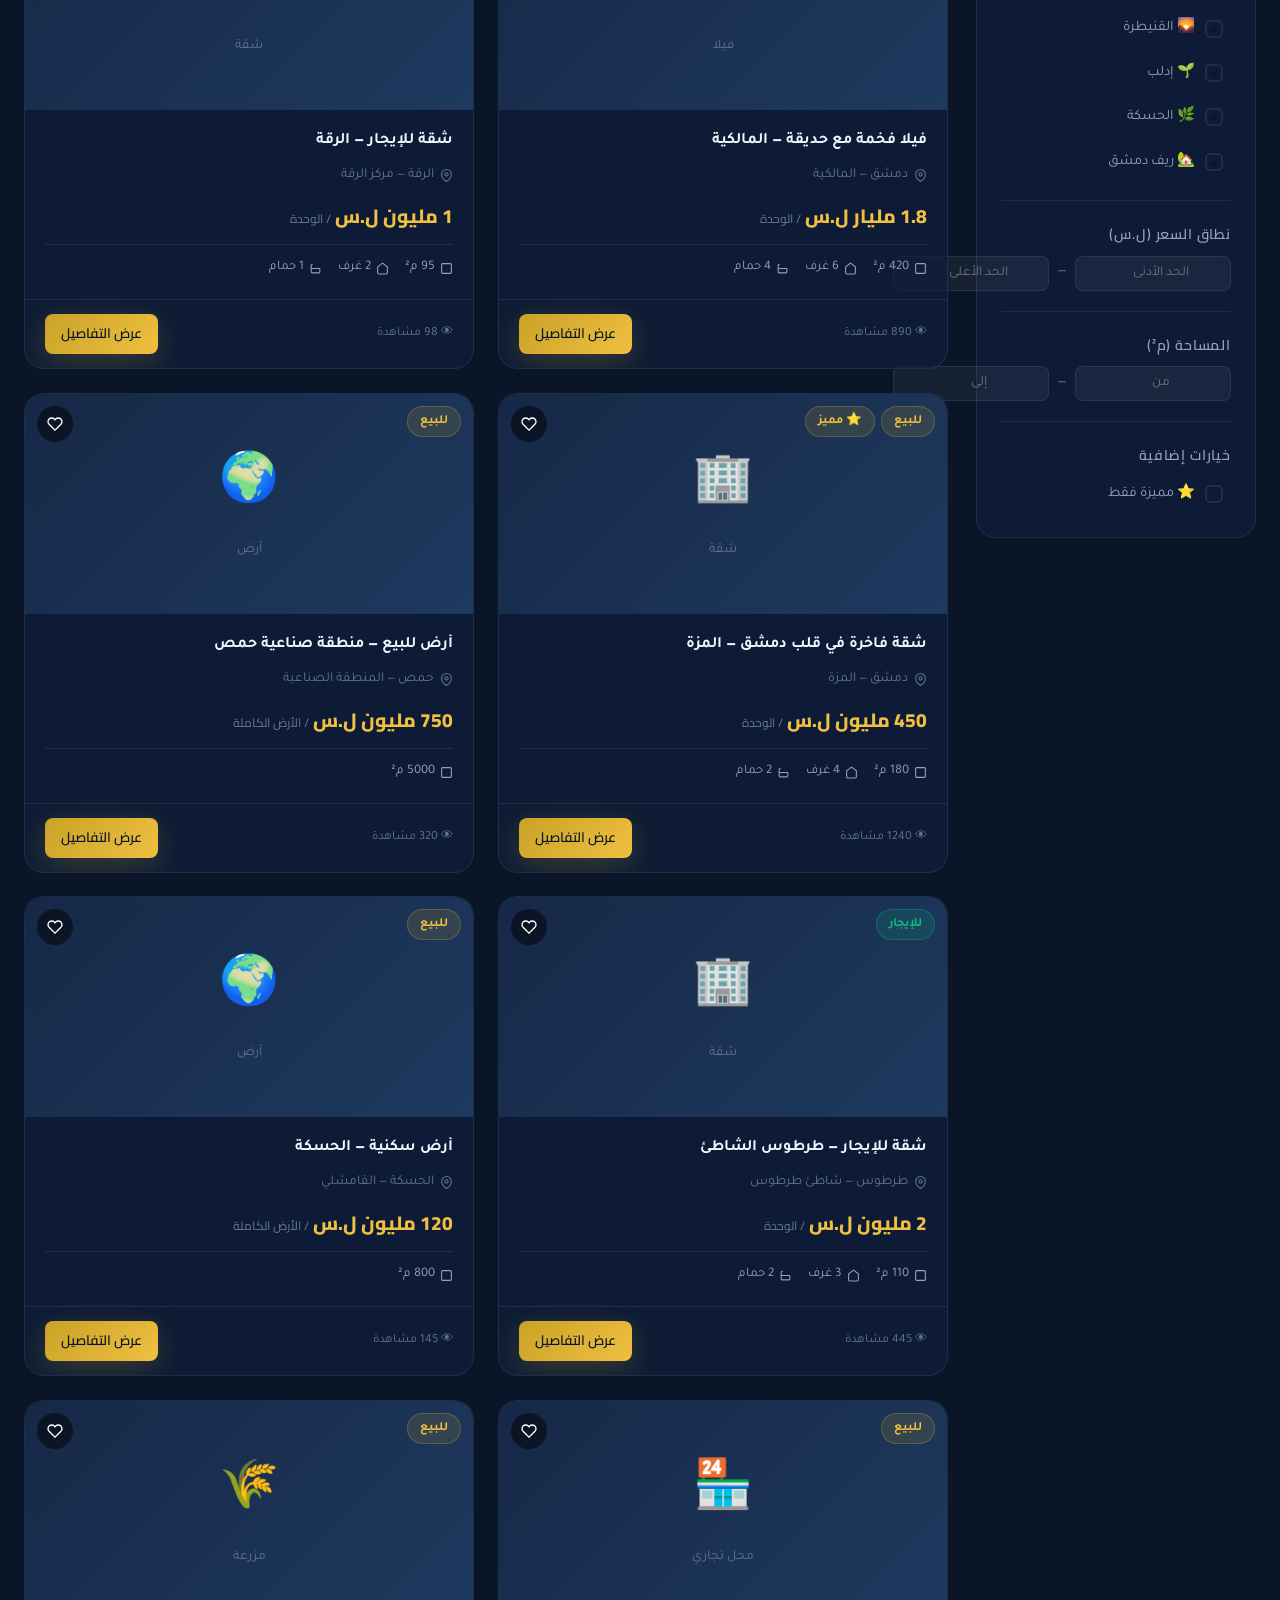
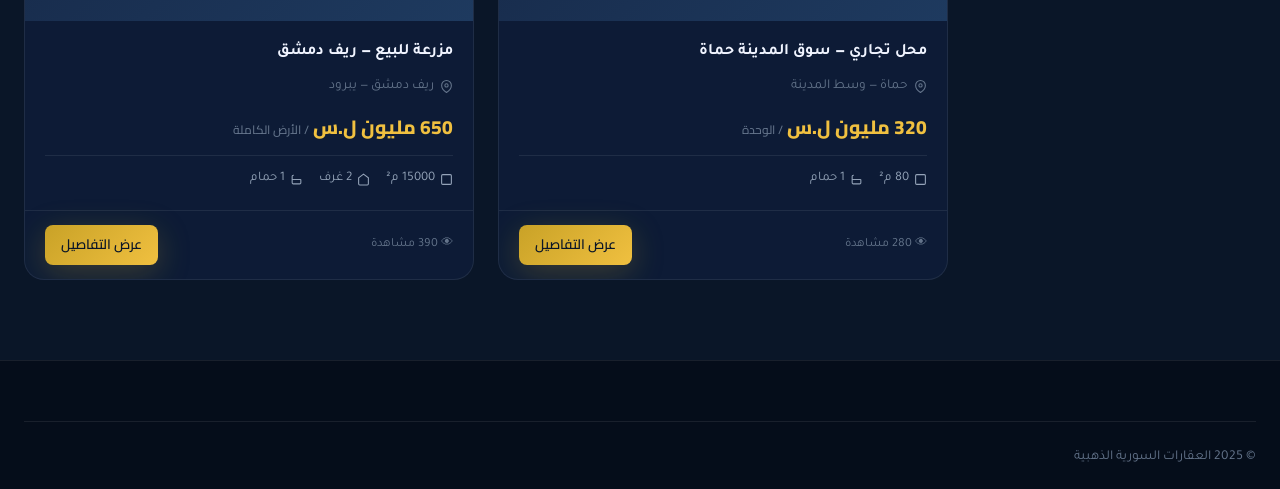
<file: property-detail.html>
<!DOCTYPE html>
<html lang="ar" dir="rtl">
<head>
  <meta charset="UTF-8">
  <meta name="viewport" content="width=device-width, initial-scale=1.0">
  <title>تفاصيل العقار — العقارات السورية الذهبية</title>
  <link href="https://fonts.googleapis.com/css2?family=Cairo:wght@400;600;700;800;900&family=Tajawal:wght@400;500;700&display=swap" rel="stylesheet">
  <link rel="stylesheet" href="styles/globals.css">
  <link rel="stylesheet" href="styles/components.css">
  <link rel="stylesheet" href="styles/animations.css">
</head>
<body>
  <nav class="navbar scrolled" id="navbar">
    <div class="container nav-container">
      <a href="index.html" class="nav-logo">
        <img src="assets/logo.png" alt="العقارات السورية الذهبية">
        <span class="logo-text">العقارات السورية <span class="logo-accent">الذهبية</span></span>
      </a>
      <ul class="nav-links" id="navLinks">
        <li><a href="index.html" class="nav-link">الرئيسية</a></li>
        <li><a href="properties.html" class="nav-link active">العقارات</a></li>
        <li><a href="sell.html" class="nav-link">أضف عقارك</a></li>
        <li><a href="contacts.html" class="nav-link">جهات الاتصال</a></li>
        <li><a href="dashboard.html" class="nav-link">لوحة التحكم</a></li>
      </ul>
      <div class="nav-actions">
        <a href="sell.html" class="btn btn-primary btn-sm">أضف عقاراً</a>
        <button class="hamburger" id="hamburger"><span></span><span></span><span></span></button>
      </div>
    </div>
  </nav>

  <div style="padding-top:70px;" id="detailContent">
    <div class="container" style="padding-top:32px;">
      <div class="breadcrumb" id="breadcrumb">
        <a href="index.html">الرئيسية</a><span>›</span>
        <a href="properties.html">العقارات</a><span>›</span>
        <span id="breadcrumbTitle">تفاصيل العقار</span>
      </div>
    </div>

    <!-- Gallery -->
    <div class="container" style="margin-top:20px;" id="gallerySection">
      <div class="detail-gallery">
        <div class="detail-main-img" id="mainImg">
          <div style="display:flex;flex-direction:column;align-items:center;gap:16px;color:var(--text-muted);">
            <span id="mainIcon" style="font-size:5rem;">🏠</span>
            <span id="mainType" style="font-size:1rem;"></span>
          </div>
        </div>
        <div class="detail-sub-imgs">
          <div class="detail-sub-img" style="background:var(--navy-700);display:flex;align-items:center;justify-content:center;color:var(--text-muted);font-size:2rem;">📍</div>
          <div class="detail-sub-img" style="background:var(--navy-600);display:flex;align-items:center;justify-content:center;color:var(--text-muted);font-size:2rem;">🗺️</div>
        </div>
      </div>
    </div>

    <!-- Detail Body -->
    <div class="container">
      <div class="detail-layout">
        <!-- Left: Info -->
        <div>
          <div id="propHeader" style="margin-bottom:24px;"></div>
          <div class="detail-specs" id="propSpecs"></div>
          <div class="glass-card" style="padding:24px;margin-bottom:24px;" id="propDesc"></div>
          <div class="glass-card" style="padding:24px;margin-bottom:24px;" id="propFeatures"></div>
          <div class="glass-card" style="padding:24px;" id="propLocation"></div>
        </div>
        <!-- Right: Contact -->
        <div class="detail-sticky">
          <div class="contact-card" id="contactCard"></div>
          <div class="glass-card" style="padding:20px;margin-top:16px;text-align:center;">
            <p style="color:var(--text-muted);font-size:0.85rem;margin-bottom:12px;">هل تريد بيع عقار مشابه؟</p>
            <a href="sell.html" class="btn btn-outline" style="width:100%;justify-content:center;">أضف عقارك مجاناً</a>
          </div>
        </div>
      </div>

      <!-- Similar Properties -->
      <div style="margin-top:48px;" id="similarSection">
        <div class="section-header">
          <div><div class="section-badge">قد يعجبك أيضاً</div><h2 class="section-title">عقارات مشابهة</h2></div>
          <a href="properties.html" class="btn btn-outline">عرض الكل</a>
        </div>
        <div class="properties-grid" id="similarGrid"></div>
      </div>
    </div>
  </div>

  <!-- Contact Modal -->
  <div class="modal-overlay" id="contactModal">
    <div class="modal">
      <div class="modal-header">
        <h3>التواصل مع البائع</h3>
        <button class="modal-close">✕</button>
      </div>
      <div class="modal-body">
        <div class="form-group">
          <label class="form-label">اسمك الكامل</label>
          <input type="text" id="inquiryName" class="form-control" placeholder="أدخل اسمك">
        </div>
        <div class="form-group">
          <label class="form-label">رقم الهاتف</label>
          <input type="tel" id="inquiryPhone" class="form-control" placeholder="09XXXXXXXX">
        </div>
        <div class="form-group">
          <label class="form-label">البريد الإلكتروني</label>
          <input type="email" id="inquiryEmail" class="form-control" placeholder="example@email.com">
        </div>
        <div class="form-group">
          <label class="form-label">رسالتك</label>
          <textarea id="inquiryMsg" class="form-control" rows="4" placeholder="أنا مهتم بهذا العقار، أرجو التواصل معي..."></textarea>
        </div>
      </div>
      <div class="modal-footer">
        <button class="btn btn-ghost btn-sm" onclick="closeModal('contactModal')">إلغاء</button>
        <button class="btn btn-primary btn-sm" onclick="sendInquiry()">إرسال الاستفسار</button>
      </div>
    </div>
  </div>

  <footer class="footer">
    <div class="container">
      <div class="footer-bottom" style="padding-top:24px;"><p>© 2025 العقارات السورية الذهبية</p></div>
    </div>
  </footer>

  <!-- Support Modal -->
  <div class="modal-overlay" id="supportModal">
    <div class="modal" style="max-width:480px">
      <div class="support-modal-header">
        <div class="support-modal-icon">💬</div>
        <h2>خدمة العملاء</h2>
        <p style="color:var(--text-muted)">اترك رسالتك وسنقوم بالرد عليك في أقرب وقت</p>
      </div>
      <div class="modal-body">
        <div class="form-group">
          <label>الاسم الكامل</label>
          <input type="text" id="suppName" class="form-control" placeholder="أدخل اسمك">
        </div>
        <div class="form-group">
          <label>رقم الهاتف / واتساب</label>
          <input type="text" id="suppPhone" class="form-control" placeholder="09xxxxxxxx">
        </div>
        <div class="form-group">
          <label>رسالتك أو استفسارك</label>
          <textarea id="suppMsg" class="form-control" rows="4" placeholder="اكتب استفسارك هنا..."></textarea>
        </div>
      </div>
      <div class="modal-footer">
        <button class="btn btn-ghost" onclick="closeModal('supportModal')">إلغاء</button>
        <button class="btn btn-primary" style="flex:1;justify-content:center;" onclick="submitSupportMsg()">إرسال الاستفسار</button>
      </div>
    </div>
  </div>

  <script src="js/data.js"></script>
  <script src="js/app.js"></script>
  <script src="js/property-detail.js"></script>
</body>
</html>
</file>
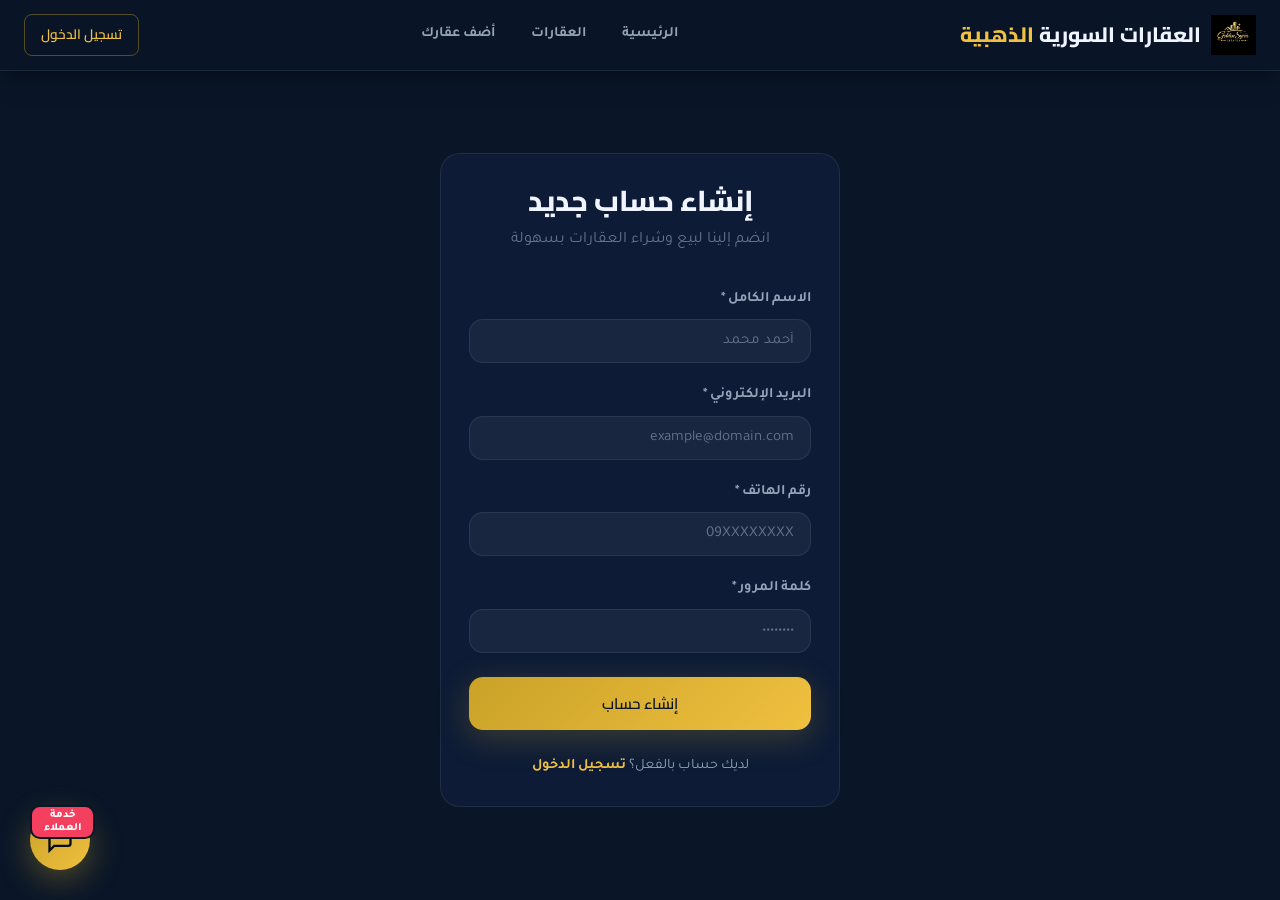
<file: register.html>
<!DOCTYPE html>
<html lang="ar" dir="rtl">
<head>
  <meta charset="UTF-8">
  <meta name="viewport" content="width=device-width, initial-scale=1.0">
  <title>إنشاء حساب — العقارات السورية الذهبية</title>
  <link href="https://fonts.googleapis.com/css2?family=Cairo:wght@400;600;700;800;900&family=Tajawal:wght@400;500;700&display=swap" rel="stylesheet">
  <link rel="stylesheet" href="styles/globals.css">
  <link rel="stylesheet" href="styles/components.css">
  <link rel="stylesheet" href="styles/animations.css">
</head>
<body>
  <nav class="navbar scrolled" id="navbar">
    <div class="container nav-container">
      <a href="index.html" class="nav-logo">
        <img src="assets/logo.png" alt="العقارات السورية الذهبية">
        <span class="logo-text">العقارات السورية <span class="logo-accent">الذهبية</span></span>
      </a>
      <ul class="nav-links" id="navLinks">
        <li><a href="index.html" class="nav-link">الرئيسية</a></li>
        <li><a href="properties.html" class="nav-link">العقارات</a></li>
        <li><a href="sell.html" class="nav-link">أضف عقارك</a></li>
      </ul>
      <div class="nav-actions">
        <a href="login.html" class="btn btn-outline btn-sm">تسجيل الدخول</a>
        <button class="hamburger" id="hamburger"><span></span><span></span><span></span></button>
      </div>
    </div>
  </nav>

  <div style="min-height:100vh;display:flex;align-items:center;justify-content:center;padding:120px 20px 60px;">
    <div class="form-card" style="width:100%;max-width:400px;text-align:center;">
      <h2 style="font-weight:800;margin-bottom:8px;font-size:1.8rem;">إنشاء حساب جديد</h2>
      <p style="color:var(--text-muted);margin-bottom:32px;">انضم إلينا لبيع وشراء العقارات بسهولة</p>

      <form id="registerForm" onsubmit="handleRegister(event)" style="text-align:right;">
        <div class="form-group">
          <label class="form-label">الاسم الكامل *</label>
          <input type="text" id="regName" class="form-control" required placeholder="أحمد محمد">
        </div>
        <div class="form-group">
          <label class="form-label">البريد الإلكتروني *</label>
          <input type="email" id="regEmail" class="form-control" required placeholder="example@domain.com">
        </div>
        <div class="form-group">
          <label class="form-label">رقم الهاتف *</label>
          <input type="tel" id="regPhone" class="form-control" required placeholder="09XXXXXXXX">
        </div>
        <div class="form-group" style="margin-bottom:24px;">
          <label class="form-label">كلمة المرور *</label>
          <input type="password" id="regPass" class="form-control" required placeholder="••••••••">
        </div>
        <button type="submit" class="btn btn-primary" style="width:100%;justify-content:center;">إنشاء حساب</button>
      </form>
      
      <p style="margin-top:24px;font-size:0.9rem;color:var(--text-secondary);">لديك حساب بالفعل؟ <a href="login.html" style="color:var(--gold-400);font-weight:700;">تسجيل الدخول</a></p>
    </div>
  </div>

  <script src="js/app.js"></script>
  <script>
    function handleRegister(e) {
      e.preventDefault();
      const res = registerUser(
        document.getElementById('regName').value.trim(),
        document.getElementById('regEmail').value.trim(),
        document.getElementById('regPass').value,
        document.getElementById('regPhone').value.trim()
      );
      if (res.success) {
        window.location.href = 'index.html';
      } else {
        alert(res.message);
      }
    }
  </script>
</body>
</html>
</file>
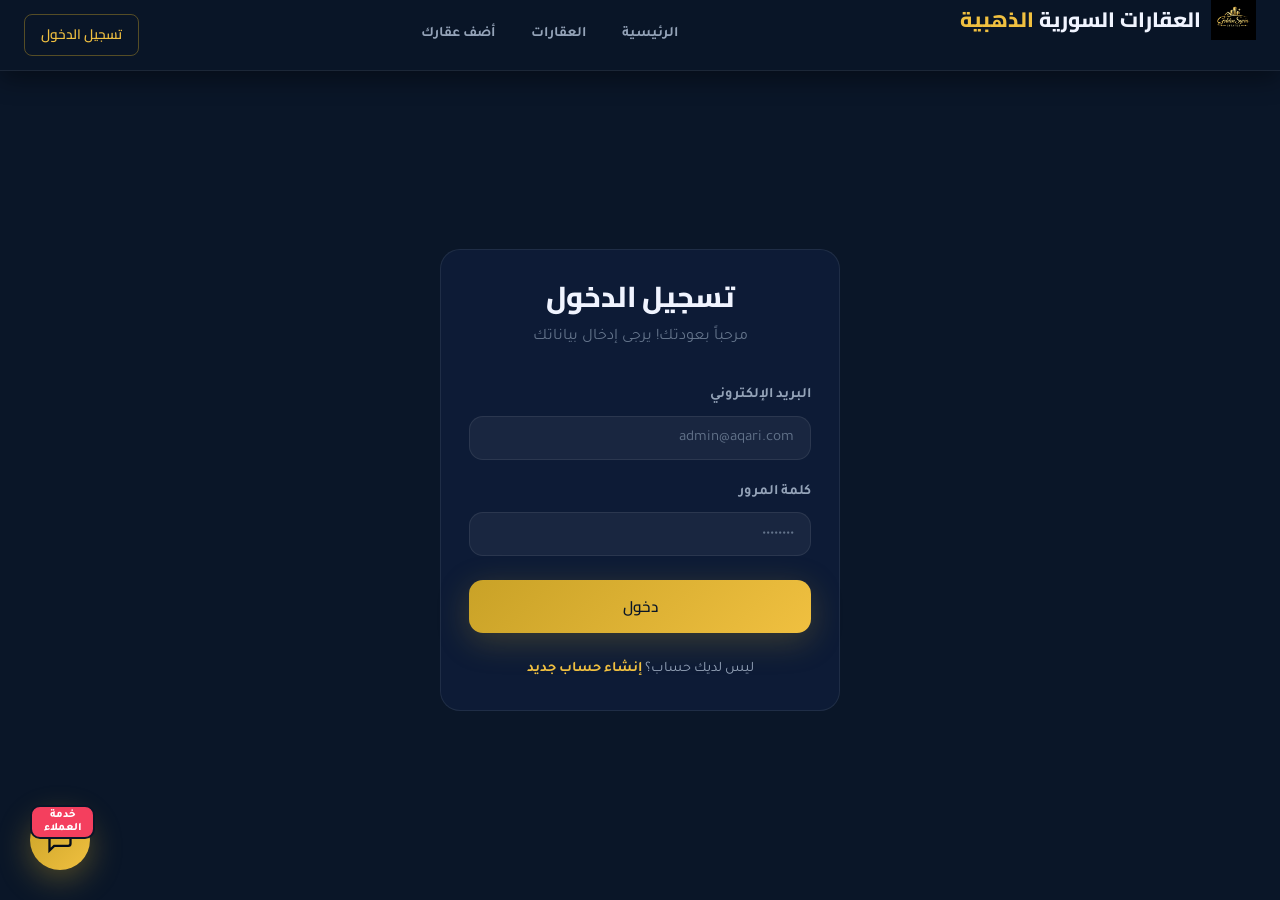
<file: sell.html>
<!DOCTYPE html>
<html lang="ar" dir="rtl">
<head>
  <meta charset="UTF-8">
  <meta name="viewport" content="width=device-width, initial-scale=1.0">
  <meta name="description" content="أضف عقارك مجاناً على منصة العقارات السورية الذهبية وصل إلى آلاف المشترين">
  <title>أضف عقارك — العقارات السورية الذهبية</title>
  <link href="https://fonts.googleapis.com/css2?family=Cairo:wght@400;600;700;800;900&family=Tajawal:wght@400;500;700&display=swap" rel="stylesheet">
  <link rel="stylesheet" href="styles/globals.css">
  <link rel="stylesheet" href="styles/components.css">
  <link rel="stylesheet" href="styles/animations.css">
</head>
<body>
  <nav class="navbar scrolled" id="navbar">
    <div class="container nav-container">
      <a href="index.html" class="nav-logo">
        <img src="assets/logo.png" alt="العقارات السورية الذهبية">
        <span class="logo-text">العقارات السورية <span class="logo-accent">الذهبية</span></span>
      </a>
      <ul class="nav-links" id="navLinks">
        <li><a href="index.html" class="nav-link">الرئيسية</a></li>
        <li><a href="properties.html" class="nav-link">العقارات</a></li>
        <li><a href="sell.html" class="nav-link active">أضف عقارك</a></li>
        <li><a href="contacts.html" class="nav-link">جهات الاتصال</a></li>
        <li><a href="dashboard.html" class="nav-link">لوحة التحكم</a></li>
      </ul>
      <div class="nav-actions">
        <button class="hamburger" id="hamburger"><span></span><span></span><span></span></button>
      </div>
    </div>
  </nav>

  <div class="page-header">
    <div class="container">
      <div class="breadcrumb"><a href="index.html">الرئيسية</a><span>›</span><span>أضف عقارك</span></div>
      <h1>🏠 أضف عقارك مجاناً</h1>
      <p>أوصل إلى آلاف المشترين في جميع أنحاء سوريا</p>
    </div>
  </div>

  <section class="section" style="padding-top:40px;">
    <div class="container">
      <div class="sell-grid">
        <!-- Form -->
        <div>
          <!-- Step 1: Basic Info -->
          <div class="form-card" style="margin-bottom:20px;">
            <h3>📋 المعلومات الأساسية</h3>
            <div class="form-group">
              <label class="form-label">عنوان الإعلان *</label>
              <input type="text" id="propTitle" class="form-control" placeholder="مثال: شقة فاخرة 3 غرف في المزة — دمشق" maxlength="100">
            </div>
            <div class="form-row">
              <div class="form-group">
                <label class="form-label">نوع العقار *</label>
                <select id="propType" class="form-control">
                  <option value="">اختر النوع</option>
                </select>
              </div>
              <div class="form-group">
                <label class="form-label">نوع العرض *</label>
                <select id="propListing" class="form-control">
                  <option value="">اختر نوع العرض</option>
                  <option value="sale">للبيع</option>
                  <option value="rent">للإيجار</option>
                  <option value="invest">للاستثمار</option>
                </select>
              </div>
            </div>
            <div class="form-group">
              <label class="form-label">وصف العقار *</label>
              <textarea id="propDesc" class="form-control" rows="5" placeholder="اكتب وصفاً مفصلاً عن العقار — الموقع، التشطيب، المرافق، المميزات..."></textarea>
            </div>
          </div>

          <!-- Step 2: Location -->
          <div class="form-card" style="margin-bottom:20px;">
            <h3>📍 الموقع</h3>
            <div class="form-row">
              <div class="form-group">
                <label class="form-label">المحافظة *</label>
                <select id="propGov" class="form-control">
                  <option value="">اختر المحافظة</option>
                </select>
              </div>
              <div class="form-group">
                <label class="form-label">المنطقة / الحي</label>
                <input type="text" id="propCity" class="form-control" placeholder="مثال: المزة، الشهبندر...">
              </div>
            </div>
          </div>

          <!-- Step 3: Details -->
          <div class="form-card" style="margin-bottom:20px;">
            <h3>📐 التفاصيل والمواصفات</h3>
            <div class="form-row">
              <div class="form-group">
                <label class="form-label">المساحة (م²) *</label>
                <input type="number" id="propArea" class="form-control" placeholder="0" min="1">
              </div>
              <div class="form-group">
                <label class="form-label">السعر (ل.س) *</label>
                <input type="number" id="propPrice" class="form-control" placeholder="0" min="0">
                <div id="commissionDisplay" style="margin-top:8px;font-size:0.85rem;color:var(--gold-400);font-weight:600;display:none;"></div>
              </div>
            </div>
            <div class="form-row">
              <div class="form-group">
                <label class="form-label">عدد الغرف</label>
                <select id="propRooms" class="form-control">
                  <option value="0">غير محدد</option>
                  <option value="1">1 غرفة</option>
                  <option value="2">2 غرف</option>
                  <option value="3">3 غرف</option>
                  <option value="4">4 غرف</option>
                  <option value="5">5 غرف</option>
                  <option value="6">6+ غرف</option>
                </select>
              </div>
              <div class="form-group">
                <label class="form-label">عدد الحمامات</label>
                <select id="propBaths" class="form-control">
                  <option value="0">غير محدد</option>
                  <option value="1">1 حمام</option>
                  <option value="2">2 حمام</option>
                  <option value="3">3 حمام</option>
                  <option value="4">4+ حمام</option>
                </select>
              </div>
            </div>
            <div class="form-row">
              <div class="form-group">
                <label class="form-label">رقم الطابق</label>
                <input type="number" id="propFloor" class="form-control" placeholder="0 = أرضي" min="0">
              </div>
              <div class="form-group">
                <label class="form-label">سنة البناء</label>
                <input type="number" id="propYear" class="form-control" placeholder="مثال: 2020" min="1900" max="2026">
              </div>
            </div>
          </div>

          <!-- Step 4: Features -->
          <div class="form-card" style="margin-bottom:20px;">
            <h3>✅ المرافق والمميزات</h3>
            <div style="display:flex;flex-wrap:wrap;gap:10px;" id="featuresGrid">
              <!-- Injected by JS -->
            </div>
          </div>

          <!-- Step 5: Images -->
          <div class="form-card" style="margin-bottom:20px;">
            <h3>📸 صور العقار</h3>
            <p style="color:var(--text-muted);font-size:0.9rem;margin-bottom:16px;">أضف صوراً واضحة لعقارك لجذب المزيد من المشترين (يمكنك اختيار أكثر من صورة).</p>
            <div class="upload-area" id="uploadArea" onclick="document.getElementById('propImages').click()" ondragover="event.preventDefault(); this.style.borderColor='var(--gold-500)'; this.style.background='rgba(201,162,39,0.05)';" ondragleave="this.style.borderColor='var(--border)'; this.style.background='transparent';" ondrop="handleImageDrop(event)">
              <div style="text-align:center;pointer-events:none;">
                <svg width="40" height="40" viewBox="0 0 24 24" fill="none" stroke="var(--gold-500)" stroke-width="2" style="margin-bottom:12px;"><rect x="3" y="3" width="18" height="18" rx="2" ry="2"/><circle cx="8.5" cy="8.5" r="1.5"/><polyline points="21 15 16 10 5 21"/></svg>
                <div style="font-weight:600;margin-bottom:4px;">اضغط هنا أو اسحب الصور للرفع</div>
                <div style="font-size:0.8rem;color:var(--text-muted);">صيغ مدعومة: JPG, PNG, WEBP</div>
              </div>
            </div>
            <input type="file" id="propImages" multiple accept="image/*" style="display:none;" onchange="handleImageSelect(event)">
            <div id="imagePreviewGrid" style="display:flex;flex-wrap:wrap;gap:12px;margin-top:16px;"></div>
          </div>

          <!-- Step 6: Contact Info -->
          <div class="form-card" style="margin-bottom:20px;">
            <h3>📞 معلومات التواصل</h3>
            <div class="form-row">
              <div class="form-group">
                <label class="form-label">اسمك *</label>
                <input type="text" id="agentName" class="form-control" placeholder="اسمك الكامل">
              </div>
              <div class="form-group">
                <label class="form-label">رقم الهاتف *</label>
                <input type="tel" id="agentPhone" class="form-control" placeholder="09XXXXXXXX">
              </div>
            </div>
            <div class="form-group">
              <label class="form-label">البريد الإلكتروني</label>
              <input type="email" id="agentEmail" class="form-control" placeholder="example@email.com">
            </div>
          </div>

          <!-- Commission Agreement -->
          <div class="form-card" style="margin-bottom:20px;background:rgba(201,162,39,0.05);border-color:var(--gold-500);">
            <label style="display:flex;align-items:center;gap:12px;cursor:pointer;">
              <input type="checkbox" id="commissionAgree" style="accent-color:var(--gold-500);width:20px;height:20px;flex-shrink:0;">
              <span style="font-weight:600;font-size:0.95rem;">أتعهد بدفع عمولة قدرها 2% للمنصة عند إتمام العملية عبر الموقع.</span>
            </label>
          </div>

          <!-- Submit -->
          <div style="display:flex;gap:12px;">
            <button class="btn btn-primary btn-lg" onclick="submitProperty()" style="flex:1;justify-content:center;">
              <svg width="20" height="20" viewBox="0 0 24 24" fill="none" stroke="currentColor" stroke-width="2"><polyline points="20 6 9 17 4 12"/></svg>
              نشر الإعلان مجاناً
            </button>
            <button class="btn btn-ghost btn-lg" onclick="previewProperty()">معاينة</button>
          </div>
        </div>

        <!-- Sidebar Tips -->
        <div>
          <div class="tips-card" style="margin-bottom:20px;">
            <h4>
              <svg width="18" height="18" viewBox="0 0 24 24" fill="none" stroke="currentColor" stroke-width="2"><circle cx="12" cy="12" r="10"/><line x1="12" y1="8" x2="12" y2="12"/><line x1="12" y1="16" x2="12.01" y2="16"/></svg>
              نصائح لإعلان ناجح
            </h4>
            <div class="tips-list">
              <div class="tip-item"><div class="tip-dot"></div><span>اكتب عنواناً واضحاً يتضمن النوع والموقع</span></div>
              <div class="tip-item"><div class="tip-dot"></div><span>حدد السعر بدقة لجذب المشترين الجادين</span></div>
              <div class="tip-item"><div class="tip-dot"></div><span>اذكر كل المرافق والمميزات المتاحة</span></div>
              <div class="tip-item"><div class="tip-dot"></div><span>أضف وصفاً شاملاً ومفصلاً</span></div>
              <div class="tip-item"><div class="tip-dot"></div><span>تأكد من صحة رقم الهاتف للتواصل</span></div>
            </div>
          </div>

          <div class="glass-card" style="padding:20px;margin-bottom:16px;">
            <h4 style="font-weight:700;margin-bottom:12px;color:var(--gold-400);">📊 إحصائيات المنصة</h4>
            <div style="display:flex;flex-direction:column;gap:12px;">
              <div style="display:flex;justify-content:space-between;font-size:0.88rem;">
                <span style="color:var(--text-muted)">المشترين النشطين</span>
                <strong>+12,000</strong>
              </div>
              <div style="display:flex;justify-content:space-between;font-size:0.88rem;">
                <span style="color:var(--text-muted)">متوسط وقت البيع</span>
                <strong>21 يوم</strong>
              </div>
              <div style="display:flex;justify-content:space-between;font-size:0.88rem;">
                <span style="color:var(--text-muted)">معدل النجاح</span>
                <strong style="color:var(--emerald);">87%</strong>
              </div>
            </div>
          </div>

          <div class="glass-card" style="padding:20px;text-align:center;">
            <p style="font-size:0.85rem;color:var(--text-muted);margin-bottom:12px;">هل تحتاج مساعدة؟</p>
            <a href="contacts.html" class="btn btn-outline" style="width:100%;justify-content:center;">تواصل مع وكيل</a>
          </div>
        </div>
      </div>
    </div>
  </section>

  <!-- Success Modal -->
  <div class="modal-overlay" id="successModal">
    <div class="modal" style="max-width:460px;text-align:center;">
      <div class="modal-body" style="padding:48px 32px;">
        <div style="font-size:4rem;margin-bottom:16px;">🎉</div>
        <h3 style="font-size:1.4rem;font-weight:800;margin-bottom:8px;">تم نشر إعلانك بنجاح!</h3>
        <p style="color:var(--text-secondary);margin-bottom:24px;">سيتواصل معك المشترون المهتمون قريباً على رقمك المسجل.</p>
        <div style="display:flex;gap:12px;justify-content:center;flex-wrap:wrap;">
          <a href="properties.html" class="btn btn-primary">تصفح العقارات</a>
          <button class="btn btn-ghost" onclick="closeModal('successModal');resetForm()">إضافة عقار آخر</button>
        </div>
      </div>
    </div>
  </div>

  <footer class="footer">
    <div class="container">
      <div class="footer-bottom" style="padding-top:24px;"><p>© 2025 العقارات السورية الذهبية</p></div>
    </div>
  </footer>

  <!-- Support Modal -->
  <div class="modal-overlay" id="supportModal">
    <div class="modal" style="max-width:480px">
      <div class="support-modal-header">
        <div class="support-modal-icon">💬</div>
        <h2>خدمة العملاء</h2>
        <p style="color:var(--text-muted)">اترك رسالتك وسنقوم بالرد عليك في أقرب وقت</p>
      </div>
      <div class="modal-body">
        <div class="form-group">
          <label>الاسم الكامل</label>
          <input type="text" id="suppName" class="form-control" placeholder="أدخل اسمك">
        </div>
        <div class="form-group">
          <label>رقم الهاتف / واتساب</label>
          <input type="text" id="suppPhone" class="form-control" placeholder="09xxxxxxxx">
        </div>
        <div class="form-group">
          <label>رسالتك أو استفسارك</label>
          <textarea id="suppMsg" class="form-control" rows="4" placeholder="اكتب استفسارك هنا..."></textarea>
        </div>
      </div>
      <div class="modal-footer">
        <button class="btn btn-ghost" onclick="closeModal('supportModal')">إلغاء</button>
        <button class="btn btn-primary" style="flex:1;justify-content:center;" onclick="submitSupportMsg()">إرسال الاستفسار</button>
      </div>
    </div>
  </div>

  <script src="js/data.js"></script>
  <script src="js/app.js"></script>
  <script src="js/sell.js"></script>
</body>
</html>
</file>
<file: styles/globals.css>
/* ===== DESIGN SYSTEM ===== */
@import url('https://fonts.googleapis.com/css2?family=Cairo:wght@300;400;500;600;700;800;900&family=Tajawal:wght@300;400;500;700;800&display=swap');

:root {
  --navy-950: #050d1a;
  --navy-900: #0A1628;
  --navy-800: #0f1f3d;
  --navy-700: #162847;
  --navy-600: #1e3a5f;
  --navy-500: #274d7a;
  --gold-400: #F0C040;
  --gold-500: #C9A227;
  --gold-600: #a0821f;
  --emerald: #10B981;
  --indigo: #6366F1;
  --amber: #F59E0B;
  --rose: #F43F5E;
  --text-primary: #F0F4FF;
  --text-secondary: #94A3B8;
  --text-muted: #64748B;
  --border: rgba(255,255,255,0.08);
  --border-hover: rgba(201,162,39,0.4);
  --glass-bg: rgba(15,31,61,0.7);
  --glass-bg-hover: rgba(22,40,71,0.85);
  --shadow-sm: 0 2px 8px rgba(0,0,0,0.3);
  --shadow-md: 0 8px 24px rgba(0,0,0,0.4);
  --shadow-lg: 0 20px 60px rgba(0,0,0,0.5);
  --shadow-gold: 0 8px 32px rgba(201,162,39,0.25);
  --radius-sm: 8px;
  --radius-md: 14px;
  --radius-lg: 20px;
  --radius-xl: 28px;
  --transition: all 0.3s cubic-bezier(0.4,0,0.2,1);
  --font-heading: 'Cairo', sans-serif;
  --font-body: 'Tajawal', sans-serif;
}

*, *::before, *::after { box-sizing: border-box; margin: 0; padding: 0; }

html { scroll-behavior: smooth; font-size: 16px; }

body {
  font-family: var(--font-body);
  background: var(--navy-900);
  color: var(--text-primary);
  direction: rtl;
  text-align: right;
  line-height: 1.7;
  min-height: 100vh;
  overflow-x: hidden;
}

h1,h2,h3,h4,h5,h6 { font-family: var(--font-heading); line-height: 1.3; }
a { color: inherit; text-decoration: none; transition: var(--transition); }
img { max-width: 100%; display: block; }
ul { list-style: none; }
button { cursor: pointer; border: none; background: none; font-family: var(--font-body); }
select, input, textarea { font-family: var(--font-body); direction: rtl; }

.container { max-width: 1280px; margin: 0 auto; padding: 0 24px; }
.section { padding: 80px 0; }

/* ===== BUTTONS ===== */
.btn {
  display: inline-flex; align-items: center; gap: 8px;
  padding: 12px 24px; border-radius: var(--radius-md);
  font-weight: 600; font-size: 0.95rem; font-family: var(--font-heading);
  transition: var(--transition); cursor: pointer; border: none;
  white-space: nowrap; text-decoration: none;
}
.btn-primary {
  background: linear-gradient(135deg, var(--gold-500), var(--gold-400));
  color: var(--navy-900);
  box-shadow: var(--shadow-gold);
}
.btn-primary:hover { transform: translateY(-2px); box-shadow: 0 12px 40px rgba(201,162,39,0.4); background: linear-gradient(135deg, var(--gold-400), #FFD060); }
.btn-outline { background: transparent; border: 1.5px solid var(--border-hover); color: var(--gold-400); }
.btn-outline:hover { background: rgba(201,162,39,0.1); border-color: var(--gold-400); transform: translateY(-2px); }
.btn-ghost { background: rgba(255,255,255,0.07); color: var(--text-primary); border: 1.5px solid var(--border); }
.btn-ghost:hover { background: rgba(255,255,255,0.12); border-color: rgba(255,255,255,0.2); }
.btn-danger { background: linear-gradient(135deg,#F43F5E,#e11d48); color: #fff; }
.btn-danger:hover { transform: translateY(-2px); box-shadow: 0 8px 24px rgba(244,63,94,0.35); }
.btn-success { background: linear-gradient(135deg,#10B981,#059669); color: #fff; }
.btn-sm { padding: 8px 16px; font-size: 0.85rem; border-radius: var(--radius-sm); }
.btn-lg { padding: 16px 32px; font-size: 1.05rem; border-radius: var(--radius-lg); }

/* ===== GLASS CARD ===== */
.glass-card {
  background: var(--glass-bg);
  backdrop-filter: blur(20px);
  -webkit-backdrop-filter: blur(20px);
  border: 1px solid var(--border);
  border-radius: var(--radius-lg);
  transition: var(--transition);
}
.glass-card:hover { border-color: var(--border-hover); box-shadow: var(--shadow-gold); }

/* ===== BADGES ===== */
.badge { display: inline-flex; align-items: center; gap: 5px; padding: 4px 12px; border-radius: 50px; font-size: 0.78rem; font-weight: 700; }
.badge-gold { background: rgba(201,162,39,0.15); color: var(--gold-400); border: 1px solid rgba(201,162,39,0.3); }
.badge-emerald { background: rgba(16,185,129,0.15); color: var(--emerald); border: 1px solid rgba(16,185,129,0.3); }
.badge-indigo { background: rgba(99,102,241,0.15); color: var(--indigo); border: 1px solid rgba(99,102,241,0.3); }
.badge-rose { background: rgba(244,63,94,0.15); color: var(--rose); border: 1px solid rgba(244,63,94,0.3); }

/* ===== SECTION HEADERS ===== */
.section-header { display: flex; justify-content: space-between; align-items: flex-end; margin-bottom: 48px; gap: 16px; flex-wrap: wrap; }
.section-badge { display: inline-block; padding: 6px 16px; background: rgba(201,162,39,0.12); border: 1px solid rgba(201,162,39,0.3); border-radius: 50px; color: var(--gold-400); font-size: 0.82rem; font-weight: 700; margin-bottom: 12px; }
.section-title { font-size: clamp(1.6rem,3vw,2.2rem); font-weight: 800; color: var(--text-primary); }
.section-subtitle { color: var(--text-secondary); margin-top: 8px; font-size: 1rem; }
.text-gradient { background: linear-gradient(135deg, var(--gold-500), var(--gold-400), #FFD700); -webkit-background-clip: text; -webkit-text-fill-color: transparent; background-clip: text; }

/* ===== FORMS ===== */
.form-group { margin-bottom: 20px; }
.form-label { display: block; font-weight: 600; color: var(--text-secondary); margin-bottom: 8px; font-size: 0.9rem; }
.form-control {
  width: 100%; padding: 12px 16px;
  background: rgba(255,255,255,0.05); border: 1.5px solid var(--border);
  border-radius: var(--radius-md); color: var(--text-primary);
  font-size: 0.95rem; transition: var(--transition); outline: none;
}
.form-control:focus { border-color: var(--gold-500); background: rgba(201,162,39,0.05); box-shadow: 0 0 0 3px rgba(201,162,39,0.12); }
.form-control::placeholder { color: var(--text-muted); }
textarea.form-control { resize: vertical; min-height: 120px; }
select.form-control { cursor: pointer; }

/* ===== GRID ===== */
.properties-grid { display: grid; grid-template-columns: repeat(auto-fill, minmax(320px, 1fr)); gap: 24px; }

/* ===== NAVBAR ===== */
.navbar {
  position: fixed; top: 0; left: 0; right: 0; z-index: 1000;
  padding: 0; transition: var(--transition);
}
.navbar.scrolled { background: rgba(10,22,40,0.95); backdrop-filter: blur(20px); border-bottom: 1px solid var(--border); box-shadow: var(--shadow-md); }
.nav-container { display: flex; align-items: center; justify-content: space-between; height: 70px; }
.nav-logo { display: flex; align-items: center; gap: 10px; }
.logo-icon { width: 40px; height: 40px; display: flex; align-items: center; justify-content: center; background: rgba(201,162,39,0.1); border-radius: 10px; border: 1px solid rgba(201,162,39,0.3); }
.logo-text { font-family: var(--font-heading); font-size: 1.3rem; font-weight: 800; color: var(--text-primary); }
.logo-accent { color: var(--gold-400); }
.nav-links { display: flex; align-items: center; gap: 4px; }
.nav-link { padding: 8px 16px; border-radius: var(--radius-sm); color: var(--text-secondary); font-weight: 600; font-size: 0.9rem; transition: var(--transition); }
.nav-link:hover, .nav-link.active { color: var(--gold-400); background: rgba(201,162,39,0.1); }
.nav-actions { display: flex; align-items: center; gap: 12px; }
.hamburger { display: none; flex-direction: column; gap: 5px; padding: 8px; border-radius: 8px; border: 1px solid var(--border); }
.hamburger span { display: block; width: 22px; height: 2px; background: var(--text-primary); border-radius: 2px; transition: var(--transition); }

/* ===== FOOTER ===== */
.footer { background: var(--navy-950); border-top: 1px solid var(--border); padding: 60px 0 0; }
.footer-grid { display: grid; grid-template-columns: 2fr 1fr 1fr 1fr; gap: 48px; margin-bottom: 48px; }
.footer-brand { display: flex; flex-direction: column; gap: 16px; }
.footer-desc { color: var(--text-muted); font-size: 0.9rem; line-height: 1.8; }
.footer-social { display: flex; gap: 10px; }
.social-btn { width: 38px; height: 38px; display: flex; align-items: center; justify-content: center; background: rgba(255,255,255,0.06); border: 1px solid var(--border); border-radius: 9px; color: var(--text-secondary); transition: var(--transition); }
.social-btn:hover { background: rgba(201,162,39,0.15); border-color: var(--gold-500); color: var(--gold-400); }
.footer-links-group h4 { font-weight: 700; color: var(--text-primary); margin-bottom: 16px; font-size: 0.95rem; }
.footer-links-group ul { display: flex; flex-direction: column; gap: 10px; }
.footer-links-group a { color: var(--text-muted); font-size: 0.9rem; }
.footer-links-group a:hover { color: var(--gold-400); }
.footer-bottom { border-top: 1px solid var(--border); padding: 20px 0; display: flex; justify-content: space-between; align-items: center; }
.footer-bottom p { color: var(--text-muted); font-size: 0.85rem; }
.footer-bottom-links { display: flex; gap: 20px; }
.footer-bottom-links a { color: var(--text-muted); font-size: 0.85rem; }
.footer-bottom-links a:hover { color: var(--gold-400); }

/* ===== PAGE HEADER ===== */
.page-header { padding: 120px 0 60px; background: linear-gradient(180deg, var(--navy-800) 0%, var(--navy-900) 100%); border-bottom: 1px solid var(--border); }
.page-header h1 { font-size: clamp(1.8rem,3vw,2.5rem); font-weight: 800; }
.page-header p { color: var(--text-secondary); margin-top: 8px; }
.breadcrumb { display: flex; align-items: center; gap: 8px; margin-bottom: 16px; color: var(--text-muted); font-size: 0.85rem; }
.breadcrumb a { color: var(--gold-400); }
.breadcrumb span { color: var(--text-muted); }

/* ===== TOASTS ===== */
#toast-container { position: fixed; bottom: 24px; left: 24px; z-index: 9999; display: flex; flex-direction: column; gap: 12px; }
.toast { padding: 14px 20px; border-radius: var(--radius-md); font-weight: 600; font-size: 0.9rem; box-shadow: var(--shadow-lg); display: flex; align-items: center; gap: 10px; animation: slideInLeft 0.3s ease; backdrop-filter: blur(10px); min-width: 260px; }
.toast-success { background: rgba(16,185,129,0.9); color: #fff; }
.toast-error { background: rgba(244,63,94,0.9); color: #fff; }
.toast-info { background: rgba(99,102,241,0.9); color: #fff; }

/* ===== MODAL ===== */
.modal-overlay { position: fixed; inset: 0; background: rgba(0,0,0,0.7); backdrop-filter: blur(8px); z-index: 2000; display: flex; align-items: center; justify-content: center; padding: 24px; opacity: 0; pointer-events: none; transition: opacity 0.3s ease; }
.modal-overlay.active { opacity: 1; pointer-events: all; }
.modal { background: var(--navy-800); border: 1px solid var(--border); border-radius: var(--radius-xl); width: 100%; max-width: 600px; max-height: 90vh; overflow-y: auto; transform: translateY(20px) scale(0.97); transition: transform 0.3s ease; }
.modal-overlay.active .modal { transform: translateY(0) scale(1); }
.modal-header { padding: 24px 28px; border-bottom: 1px solid var(--border); display: flex; justify-content: space-between; align-items: center; }
.modal-header h3 { font-size: 1.2rem; font-weight: 700; }
.modal-close { width: 34px; height: 34px; display: flex; align-items: center; justify-content: center; border-radius: 8px; background: rgba(255,255,255,0.07); color: var(--text-secondary); transition: var(--transition); }
.modal-close:hover { background: rgba(244,63,94,0.2); color: var(--rose); }
.modal-body { padding: 28px; }
.modal-footer { padding: 20px 28px; border-top: 1px solid var(--border); display: flex; gap: 12px; justify-content: flex-end; }

/* ===== EMPTY STATE ===== */
.empty-state { text-align: center; padding: 80px 24px; color: var(--text-muted); }
.empty-state svg { margin: 0 auto 20px; opacity: 0.4; }
.empty-state h3 { font-size: 1.2rem; font-weight: 600; color: var(--text-secondary); margin-bottom: 8px; }

/* ===== RESPONSIVE ===== */
@media(max-width:1024px) { .footer-grid { grid-template-columns: 1fr 1fr; } }
@media(max-width:768px) {
  .nav-links { display: none; position: fixed; top: 70px; right: 0; left: 0; background: var(--navy-900); border-bottom: 1px solid var(--border); flex-direction: column; padding: 16px; gap: 4px; }
  .nav-links.open { display: flex; }
  .hamburger { display: flex; }
  .footer-grid { grid-template-columns: 1fr; gap: 32px; }
  .section { padding: 60px 0; }
  .container { padding: 0 16px; }
}
</file>
<file: styles/components.css>
/* ===== HERO ===== */
.hero { position: relative; min-height: 100vh; display: flex; align-items: center; overflow: hidden; }
.hero-bg { position: absolute; inset: 0; z-index: 0; }
.hero-gradient { position: absolute; inset: 0; background: radial-gradient(ellipse 80% 60% at 50% -10%, rgba(201,162,39,0.18) 0%, transparent 60%), radial-gradient(ellipse 50% 40% at 80% 80%, rgba(99,102,241,0.12) 0%, transparent 50%), linear-gradient(180deg, var(--navy-950) 0%, var(--navy-900) 100%); }
.hero-particles { position: absolute; inset: 0; }
.hero-content { position: relative; z-index: 2; padding: 120px 0 60px; text-align: center; }
.hero-badge { display: inline-flex; align-items: center; gap: 8px; padding: 8px 20px; background: rgba(201,162,39,0.1); border: 1px solid rgba(201,162,39,0.3); border-radius: 50px; color: var(--gold-400); font-size: 0.88rem; font-weight: 700; margin-bottom: 24px; }
.hero-title { font-size: clamp(2.2rem, 5vw, 4rem); font-weight: 900; line-height: 1.2; margin-bottom: 20px; }
.hero-subtitle { font-size: clamp(1rem, 2vw, 1.25rem); color: var(--text-secondary); max-width: 600px; margin: 0 auto 40px; }

/* Search Box */
.hero-search { max-width: 900px; margin: 0 auto 48px; }
.search-tabs { display: flex; gap: 4px; margin-bottom: 16px; background: rgba(255,255,255,0.05); border-radius: var(--radius-md); padding: 4px; width: fit-content; margin-inline: auto; }
.search-tab { padding: 10px 28px; border-radius: 10px; font-weight: 700; font-size: 0.9rem; color: var(--text-muted); transition: var(--transition); }
.search-tab.active { background: linear-gradient(135deg, var(--gold-500), var(--gold-400)); color: var(--navy-900); box-shadow: 0 4px 12px rgba(201,162,39,0.3); }
.search-form { display: flex; align-items: center; gap: 0; padding: 12px; background: rgba(10,22,40,0.85); border: 1.5px solid rgba(201,162,39,0.25); flex-wrap: wrap; }
.search-field { flex: 1; min-width: 160px; padding: 4px 16px; }
.search-field label { display: block; font-size: 0.75rem; font-weight: 700; color: var(--text-muted); margin-bottom: 4px; text-transform: uppercase; letter-spacing: 0.05em; }
.search-select { width: 100%; background: transparent; border: none; color: var(--text-primary); font-size: 0.95rem; font-weight: 600; outline: none; cursor: pointer; direction: rtl; }
.search-select option { background: var(--navy-800); color: var(--text-primary); }
.search-divider { width: 1px; height: 40px; background: var(--border); flex-shrink: 0; }
.search-btn { flex-shrink: 0; padding: 14px 28px; border-radius: var(--radius-md); font-size: 1rem; }

/* Hero Stats */
.hero-stats { display: flex; align-items: center; justify-content: center; gap: 0; background: rgba(255,255,255,0.04); border: 1px solid var(--border); border-radius: var(--radius-lg); padding: 24px 40px; width: fit-content; margin: 0 auto; flex-wrap: wrap; }
.hero-stat { text-align: center; padding: 0 32px; }
.stat-num { display: block; font-size: 2rem; font-weight: 900; font-family: var(--font-heading); color: var(--gold-400); line-height: 1; }
.stat-label { display: block; font-size: 0.82rem; color: var(--text-muted); margin-top: 4px; font-weight: 600; }
.hero-stat-divider { width: 1px; height: 40px; background: var(--border); flex-shrink: 0; }
.hero-scroll-hint { position: absolute; bottom: 32px; left: 50%; transform: translateX(-50%); display: flex; flex-direction: column; align-items: center; gap: 8px; }
.scroll-mouse { width: 24px; height: 38px; border: 2px solid rgba(255,255,255,0.2); border-radius: 12px; display: flex; justify-content: center; padding-top: 6px; }
.scroll-wheel { width: 4px; height: 8px; background: var(--gold-400); border-radius: 2px; animation: scrollWheel 2s infinite; }

/* Features Bar */
.features-bar { background: var(--navy-800); border-top: 1px solid var(--border); border-bottom: 1px solid var(--border); padding: 28px 0; }
.features-grid { display: grid; grid-template-columns: repeat(4, 1fr); gap: 24px; }
.feature-item { display: flex; align-items: center; gap: 16px; }
.feature-icon { width: 48px; height: 48px; border-radius: 12px; background: rgba(255,255,255,0.05); border: 1px solid var(--border); display: flex; align-items: center; justify-content: center; flex-shrink: 0; }
.feature-item h3 { font-size: 0.9rem; font-weight: 700; color: var(--text-primary); margin-bottom: 2px; }
.feature-item p { font-size: 0.78rem; color: var(--text-muted); }

/* Governorates */
.gov-section { background: var(--navy-800); }
.gov-grid { display: grid; grid-template-columns: repeat(auto-fill, minmax(180px, 1fr)); gap: 16px; }
.gov-card { background: var(--glass-bg); border: 1px solid var(--border); border-radius: var(--radius-md); padding: 20px 16px; text-align: center; cursor: pointer; transition: var(--transition); text-decoration: none; display: block; }
.gov-card:hover { border-color: var(--gold-500); background: rgba(201,162,39,0.07); transform: translateY(-4px); box-shadow: var(--shadow-gold); }
.gov-card .gov-icon { font-size: 1.8rem; margin-bottom: 8px; }
.gov-card .gov-name { font-weight: 700; font-size: 0.95rem; color: var(--text-primary); }
.gov-card .gov-count { font-size: 0.8rem; color: var(--text-muted); margin-top: 4px; }

/* CTA */
.cta-section { padding: 80px 0; }
.cta-card { position: relative; overflow: hidden; padding: 60px; text-align: center; }
.cta-glow { position: absolute; top: -50%; left: 50%; transform: translateX(-50%); width: 400px; height: 400px; background: radial-gradient(circle, rgba(201,162,39,0.15) 0%, transparent 70%); pointer-events: none; }
.cta-content { position: relative; z-index: 1; }
.cta-icon { margin: 0 auto 24px; }
.cta-card h2 { font-size: clamp(1.6rem, 3vw, 2.2rem); font-weight: 800; margin-bottom: 12px; }
.cta-card p { color: var(--text-secondary); font-size: 1.05rem; margin-bottom: 32px; }
.cta-actions { display: flex; gap: 16px; justify-content: center; flex-wrap: wrap; }

/* ===== PROPERTY CARD ===== */
.property-card { background: var(--glass-bg); border: 1px solid var(--border); border-radius: var(--radius-lg); overflow: hidden; transition: var(--transition); cursor: pointer; display: flex; flex-direction: column; }
.property-card:hover { transform: translateY(-6px); border-color: var(--border-hover); box-shadow: var(--shadow-gold); }
.card-image { position: relative; height: 220px; overflow: hidden; background: var(--navy-700); }
.card-image img { width: 100%; height: 100%; object-fit: cover; transition: transform 0.5s ease; }
.property-card:hover .card-image img { transform: scale(1.06); }
.card-image-placeholder { width: 100%; height: 100%; display: flex; flex-direction: column; align-items: center; justify-content: center; gap: 12px; color: var(--text-muted); background: linear-gradient(135deg, var(--navy-700), var(--navy-600)); }
.card-badges { position: absolute; top: 12px; right: 12px; display: flex; gap: 6px; flex-wrap: wrap; }
.card-fav { position: absolute; top: 12px; left: 12px; width: 36px; height: 36px; display: flex; align-items: center; justify-content: center; background: rgba(0,0,0,0.5); border-radius: 50%; border: none; color: #fff; cursor: pointer; transition: var(--transition); }
.card-fav:hover, .card-fav.active { background: rgba(244,63,94,0.8); color: #fff; }
.card-body { padding: 20px; flex: 1; display: flex; flex-direction: column; gap: 12px; }
.card-title { font-size: 1rem; font-weight: 700; color: var(--text-primary); line-height: 1.4; display: -webkit-box; -webkit-line-clamp: 2; -webkit-box-orient: vertical; overflow: hidden; }
.card-location { display: flex; align-items: center; gap: 6px; color: var(--text-muted); font-size: 0.85rem; }
.card-price { font-size: 1.2rem; font-weight: 800; font-family: var(--font-heading); color: var(--gold-400); }
.card-price span { font-size: 0.75rem; font-weight: 500; color: var(--text-muted); }
.card-meta { display: flex; gap: 16px; padding-top: 12px; border-top: 1px solid var(--border); }
.card-meta-item { display: flex; align-items: center; gap: 5px; font-size: 0.82rem; color: var(--text-secondary); }
.card-footer { padding: 14px 20px; border-top: 1px solid var(--border); display: flex; justify-content: space-between; align-items: center; gap: 8px; }

/* ===== FILTERS SIDEBAR ===== */
.props-layout { display: grid; grid-template-columns: 280px 1fr; gap: 28px; align-items: start; }
.filters-sidebar { background: var(--glass-bg); border: 1px solid var(--border); border-radius: var(--radius-lg); padding: 24px; position: sticky; top: 90px; }
.filter-header { display: flex; justify-content: space-between; align-items: center; margin-bottom: 20px; }
.filter-header h3 { font-weight: 700; font-size: 1rem; }
.filter-section { margin-bottom: 24px; border-bottom: 1px solid var(--border); padding-bottom: 20px; }
.filter-section:last-child { border-bottom: none; margin-bottom: 0; padding-bottom: 0; }
.filter-section h4 { font-weight: 600; font-size: 0.88rem; color: var(--text-secondary); margin-bottom: 12px; text-transform: uppercase; letter-spacing: 0.06em; }
.filter-options { display: flex; flex-direction: column; gap: 8px; }
.filter-option { display: flex; align-items: center; gap: 10px; cursor: pointer; padding: 6px 8px; border-radius: 8px; transition: var(--transition); }
.filter-option:hover { background: rgba(255,255,255,0.05); }
.filter-checkbox { width: 18px; height: 18px; border: 2px solid var(--border); border-radius: 5px; transition: var(--transition); display: flex; align-items: center; justify-content: center; flex-shrink: 0; }
.filter-option.selected .filter-checkbox { background: var(--gold-500); border-color: var(--gold-500); }
.filter-option span { font-size: 0.9rem; color: var(--text-secondary); }
.filter-option.selected span { color: var(--text-primary); font-weight: 600; }
.price-range { display: flex; gap: 8px; align-items: center; }
.price-range input { flex: 1; padding: 8px 10px; background: rgba(255,255,255,0.05); border: 1.5px solid var(--border); border-radius: 8px; color: var(--text-primary); font-size: 0.85rem; outline: none; text-align: center; }
.price-range input:focus { border-color: var(--gold-500); }

/* Results toolbar */
.results-toolbar { display: flex; justify-content: space-between; align-items: center; margin-bottom: 24px; flex-wrap: wrap; gap: 12px; }
.results-count { color: var(--text-secondary); font-size: 0.9rem; }
.results-count strong { color: var(--text-primary); }
.view-toggle { display: flex; gap: 4px; }
.view-btn { width: 36px; height: 36px; display: flex; align-items: center; justify-content: center; border-radius: 8px; border: 1px solid var(--border); color: var(--text-muted); transition: var(--transition); }
.view-btn.active { background: rgba(201,162,39,0.1); border-color: var(--gold-500); color: var(--gold-400); }
.sort-select { padding: 8px 14px; background: rgba(255,255,255,0.05); border: 1.5px solid var(--border); border-radius: 8px; color: var(--text-primary); font-size: 0.88rem; outline: none; cursor: pointer; }
.sort-select option { background: var(--navy-800); }

/* ===== PROPERTY DETAIL ===== */
.detail-gallery { display: grid; grid-template-columns: 2fr 1fr; gap: 8px; border-radius: var(--radius-lg); overflow: hidden; height: 460px; }
.detail-main-img { background: var(--navy-700); height: 100%; display: flex; align-items: center; justify-content: center; }
.detail-main-img img { width: 100%; height: 100%; object-fit: cover; }
.detail-sub-imgs { display: grid; grid-template-rows: 1fr 1fr; gap: 8px; }
.detail-sub-img { background: var(--navy-600); display: flex; align-items: center; justify-content: center; }
.detail-sub-img img { width: 100%; height: 100%; object-fit: cover; }
.detail-layout { display: grid; grid-template-columns: 1fr 340px; gap: 28px; margin-top: 32px; align-items: start; }
.detail-sticky { position: sticky; top: 90px; }
.contact-card { background: var(--glass-bg); border: 1px solid var(--border); border-radius: var(--radius-lg); padding: 24px; }
.contact-card h3 { font-weight: 700; margin-bottom: 20px; }
.agent-info { display: flex; align-items: center; gap: 14px; margin-bottom: 20px; padding-bottom: 20px; border-bottom: 1px solid var(--border); }
.agent-avatar { width: 52px; height: 52px; border-radius: 50%; background: linear-gradient(135deg, var(--gold-500), var(--indigo)); display: flex; align-items: center; justify-content: center; font-weight: 800; font-size: 1.1rem; color: #fff; flex-shrink: 0; }
.agent-name { font-weight: 700; font-size: 0.95rem; }
.agent-title { font-size: 0.8rem; color: var(--text-muted); }
.detail-actions { display: flex; flex-direction: column; gap: 10px; }
.detail-specs { display: grid; grid-template-columns: repeat(2, 1fr); gap: 12px; margin: 24px 0; }
.spec-item { background: rgba(255,255,255,0.04); border: 1px solid var(--border); border-radius: var(--radius-md); padding: 16px; text-align: center; }
.spec-value { font-size: 1.3rem; font-weight: 800; color: var(--gold-400); font-family: var(--font-heading); }
.spec-label { font-size: 0.8rem; color: var(--text-muted); margin-top: 4px; }

/* ===== DASHBOARD ===== */
.stats-grid { display: grid; grid-template-columns: repeat(4, 1fr); gap: 20px; margin-bottom: 32px; }
.stat-card { background: var(--glass-bg); border: 1px solid var(--border); border-radius: var(--radius-lg); padding: 24px; display: flex; align-items: center; gap: 16px; transition: var(--transition); }
.stat-card:hover { border-color: var(--border-hover); transform: translateY(-3px); box-shadow: var(--shadow-gold); }
.stat-icon { width: 52px; height: 52px; border-radius: 14px; display: flex; align-items: center; justify-content: center; flex-shrink: 0; }
.stat-icon.gold { background: rgba(201,162,39,0.15); }
.stat-icon.emerald { background: rgba(16,185,129,0.15); }
.stat-icon.indigo { background: rgba(99,102,241,0.15); }
.stat-icon.rose { background: rgba(244,63,94,0.15); }
.stat-value { font-size: 2rem; font-weight: 900; font-family: var(--font-heading); color: var(--text-primary); line-height: 1; }
.stat-label { font-size: 0.82rem; color: var(--text-muted); margin-top: 4px; }
.stat-change { font-size: 0.78rem; font-weight: 700; margin-top: 6px; }
.stat-change.up { color: var(--emerald); }
.stat-change.down { color: var(--rose); }
.dashboard-grid { display: grid; grid-template-columns: 1fr 340px; gap: 24px; }
.table-card { background: var(--glass-bg); border: 1px solid var(--border); border-radius: var(--radius-lg); overflow: hidden; }
.table-card-header { padding: 20px 24px; border-bottom: 1px solid var(--border); display: flex; justify-content: space-between; align-items: center; }
.table-card-header h3 { font-weight: 700; font-size: 1rem; }
.data-table { width: 100%; border-collapse: collapse; }
.data-table th { padding: 12px 20px; text-align: right; font-size: 0.78rem; font-weight: 700; color: var(--text-muted); text-transform: uppercase; letter-spacing: 0.06em; border-bottom: 1px solid var(--border); background: rgba(255,255,255,0.02); }
.data-table td { padding: 14px 20px; font-size: 0.88rem; border-bottom: 1px solid rgba(255,255,255,0.04); color: var(--text-secondary); vertical-align: middle; }
.data-table tr:last-child td { border-bottom: none; }
.data-table tr:hover td { background: rgba(255,255,255,0.02); }
.td-title { color: var(--text-primary); font-weight: 600; }

/* ===== CONTACTS ===== */
.contacts-layout { display: grid; grid-template-columns: 300px 1fr; gap: 24px; align-items: start; }
.contact-item { background: var(--glass-bg); border: 1px solid var(--border); border-radius: var(--radius-md); padding: 18px; display: flex; gap: 14px; align-items: center; transition: var(--transition); cursor: pointer; }
.contact-item:hover { border-color: var(--border-hover); background: var(--glass-bg-hover); }
.contact-item.active { border-color: var(--gold-500); background: rgba(201,162,39,0.07); }
.contact-avatar { width: 48px; height: 48px; border-radius: 50%; display: flex; align-items: center; justify-content: center; font-weight: 800; font-size: 1rem; flex-shrink: 0; }
.contact-info { flex: 1; min-width: 0; }
.contact-name { font-weight: 700; font-size: 0.95rem; color: var(--text-primary); }
.contact-role { font-size: 0.8rem; color: var(--text-muted); }
.contact-meta { font-size: 0.78rem; color: var(--text-muted); margin-top: 4px; white-space: nowrap; overflow: hidden; text-overflow: ellipsis; }
.contacts-list { display: flex; flex-direction: column; gap: 8px; }
.contact-detail-card { background: var(--glass-bg); border: 1px solid var(--border); border-radius: var(--radius-lg); padding: 32px; }
.contact-detail-avatar { width: 80px; height: 80px; border-radius: 50%; display: flex; align-items: center; justify-content: center; font-weight: 900; font-size: 1.8rem; margin: 0 auto 16px; }
.contact-detail-header { text-align: center; margin-bottom: 28px; padding-bottom: 24px; border-bottom: 1px solid var(--border); }
.contact-detail-name { font-size: 1.4rem; font-weight: 800; }
.contact-detail-role { color: var(--text-muted); margin-top: 4px; }
.contact-info-grid { display: grid; grid-template-columns: 1fr 1fr; gap: 16px; margin-bottom: 24px; }
.info-item label { font-size: 0.78rem; color: var(--text-muted); font-weight: 700; text-transform: uppercase; letter-spacing: 0.06em; display: block; margin-bottom: 4px; }
.info-item p { font-size: 0.92rem; color: var(--text-primary); font-weight: 500; }
.contact-actions-row { display: flex; gap: 10px; flex-wrap: wrap; }

/* ===== SELL FORM ===== */
.sell-grid { display: grid; grid-template-columns: 1fr 340px; gap: 28px; align-items: start; }
.form-card { background: var(--glass-bg); border: 1px solid var(--border); border-radius: var(--radius-lg); padding: 28px; }
.form-card h3 { font-size: 1rem; font-weight: 700; margin-bottom: 20px; padding-bottom: 16px; border-bottom: 1px solid var(--border); }
.form-row { display: grid; grid-template-columns: 1fr 1fr; gap: 16px; }
.upload-area { border: 2px dashed var(--border); border-radius: var(--radius-md); padding: 40px 24px; text-align: center; cursor: pointer; transition: var(--transition); }
.upload-area:hover { border-color: var(--gold-500); background: rgba(201,162,39,0.04); }
.upload-area p { color: var(--text-muted); font-size: 0.9rem; margin-top: 8px; }
.tips-card { background: rgba(201,162,39,0.06); border: 1px solid rgba(201,162,39,0.25); border-radius: var(--radius-lg); padding: 24px; }
.tips-card h4 { font-weight: 700; color: var(--gold-400); margin-bottom: 14px; display: flex; align-items: center; gap: 8px; }
.tips-list { display: flex; flex-direction: column; gap: 10px; }
.tip-item { display: flex; align-items: flex-start; gap: 10px; font-size: 0.88rem; color: var(--text-secondary); }
.tip-dot { width: 6px; height: 6px; border-radius: 50%; background: var(--gold-400); margin-top: 7px; flex-shrink: 0; }

/* ===== API DOCS ===== */
.api-layout { display: grid; grid-template-columns: 240px 1fr; gap: 28px; align-items: start; }
.api-nav { background: var(--glass-bg); border: 1px solid var(--border); border-radius: var(--radius-lg); padding: 20px; position: sticky; top: 90px; }
.api-nav h4 { font-size: 0.78rem; font-weight: 700; color: var(--text-muted); text-transform: uppercase; letter-spacing: 0.06em; margin-bottom: 10px; margin-top: 16px; }
.api-nav h4:first-child { margin-top: 0; }
.api-nav a { display: block; padding: 7px 12px; border-radius: 8px; font-size: 0.88rem; color: var(--text-secondary); transition: var(--transition); }
.api-nav a:hover { color: var(--gold-400); background: rgba(201,162,39,0.08); }
.endpoint-card { background: var(--glass-bg); border: 1px solid var(--border); border-radius: var(--radius-lg); padding: 24px; margin-bottom: 20px; }
.endpoint-header { display: flex; align-items: center; gap: 12px; margin-bottom: 12px; }
.method-badge { padding: 4px 12px; border-radius: 6px; font-size: 0.78rem; font-weight: 800; font-family: monospace; }
.method-get { background: rgba(16,185,129,0.15); color: var(--emerald); }
.method-post { background: rgba(99,102,241,0.15); color: var(--indigo); }
.method-put { background: rgba(245,158,11,0.15); color: var(--amber); }
.method-delete { background: rgba(244,63,94,0.15); color: var(--rose); }
.endpoint-path { font-family: monospace; font-size: 0.92rem; color: var(--text-primary); }
.code-block { background: var(--navy-950); border: 1px solid var(--border); border-radius: var(--radius-md); padding: 20px; font-family: monospace; font-size: 0.85rem; color: #a8d8a8; overflow-x: auto; margin-top: 12px; line-height: 1.6; }

/* ===== SUPPORT BUTTON ===== */
.support-btn-fixed { position: fixed; bottom: 30px; left: 30px; z-index: 999; display: flex; align-items: center; justify-content: center; width: 60px; height: 60px; border-radius: 50%; background: linear-gradient(135deg, var(--gold-500), var(--gold-400)); color: var(--navy-950); box-shadow: 0 8px 32px rgba(201,162,39,0.4); border: none; cursor: pointer; transition: var(--transition); }
.support-btn-fixed:hover { transform: scale(1.1) rotate(5deg); box-shadow: 0 12px 40px rgba(201,162,39,0.6); }
.support-badge { position: absolute; top: -5px; right: -5px; background: var(--rose); color: #fff; font-size: 0.7rem; font-weight: 800; padding: 2px 6px; border-radius: 10px; border: 2px solid var(--navy-900); }

/* Support Modal Specifics */
.support-modal-header { text-align: center; margin-bottom: 24px; }
.support-modal-icon { width: 64px; height: 64px; border-radius: 50%; background: rgba(201,162,39,0.1); color: var(--gold-400); display: flex; align-items: center; justify-content: center; margin: 0 auto 16px; font-size: 2rem; }

/* Logo Styles */
.nav-logo img { height: 40px; width: auto; object-fit: contain; }
.footer-brand .nav-logo img { height: 50px; }

/* ===== RESPONSIVE ===== */
@media(max-width:1024px) {
  .props-layout, .detail-layout, .dashboard-grid, .contacts-layout, .sell-grid, .api-layout { grid-template-columns: 1fr; }
  .stats-grid { grid-template-columns: repeat(2,1fr); }
  .filters-sidebar, .detail-sticky, .api-nav { position: static; }
  .detail-gallery { grid-template-columns: 1fr; height: 300px; }
  .detail-sub-imgs { display: none; }
}
@media(max-width:768px) {
  .features-grid { grid-template-columns: repeat(2,1fr); }
  .hero-stats { flex-direction: column; gap: 16px; width: 100%; }
  .hero-stat-divider { width: 60px; height: 1px; }
  .search-form { flex-direction: column; align-items: stretch; }
  .search-divider { display: none; }
  .stats-grid { grid-template-columns: 1fr 1fr; }
  .contact-info-grid, .form-row { grid-template-columns: 1fr; }
  .cta-card { padding: 40px 24px; }
}
@media(max-width:480px) {
  .features-grid { grid-template-columns: 1fr; }
  .stats-grid { grid-template-columns: 1fr; }
  .properties-grid { grid-template-columns: 1fr; }
}
</file>
<file: styles/animations.css>
/* ===== ANIMATIONS ===== */
@keyframes fadeInUp { from { opacity:0; transform:translateY(30px); } to { opacity:1; transform:translateY(0); } }
@keyframes fadeInDown { from { opacity:0; transform:translateY(-20px); } to { opacity:1; transform:translateY(0); } }
@keyframes slideInLeft { from { opacity:0; transform:translateX(-30px); } to { opacity:1; transform:translateX(0); } }
@keyframes slideInRight { from { opacity:0; transform:translateX(30px); } to { opacity:1; transform:translateX(0); } }
@keyframes scaleIn { from { opacity:0; transform:scale(0.9); } to { opacity:1; transform:scale(1); } }
@keyframes scrollWheel { 0%,100%{transform:translateY(0);opacity:1} 50%{transform:translateY(8px);opacity:0.3} }
@keyframes pulse { 0%,100%{opacity:1} 50%{opacity:0.5} }
@keyframes spin { to{transform:rotate(360deg)} }
@keyframes shimmer { 0%{background-position:200% 0} 100%{background-position:-200% 0} }
@keyframes float { 0%,100%{transform:translateY(0)} 50%{transform:translateY(-10px)} }
@keyframes particle { 0%{transform:translateY(100vh) scale(0);opacity:0} 10%{opacity:1} 90%{opacity:0.8} 100%{transform:translateY(-10vh) scale(1.2);opacity:0} }
@keyframes gradientShift { 0%,100%{background-position:0% 50%} 50%{background-position:100% 50%} }
@keyframes countUp { from{opacity:0;transform:translateY(10px)} to{opacity:1;transform:translateY(0)} }
@keyframes checkmark { 0%{stroke-dashoffset:50} 100%{stroke-dashoffset:0} }

.fade-in-up { opacity:0; animation:fadeInUp 0.7s ease forwards; animation-delay:var(--delay,0s); }
.fade-in { opacity:0; animation:scaleIn 0.5s ease forwards; }
.float-anim { animation:float 4s ease-in-out infinite; }

/* Skeleton loading */
.skeleton { background:linear-gradient(90deg,rgba(255,255,255,0.05) 0%,rgba(255,255,255,0.1) 50%,rgba(255,255,255,0.05) 100%); background-size:200% 100%; animation:shimmer 1.5s infinite; border-radius:8px; }

/* Particle */
.particle { position:absolute; border-radius:50%; pointer-events:none; animation:particle linear infinite; }

/* Page transitions */
.page-enter { animation:fadeInUp 0.5s ease; }

/* Hover glow */
.hover-glow:hover { box-shadow:0 0 20px rgba(201,162,39,0.3); }

/* Animated gradient text */
.text-animated-gradient {
  background:linear-gradient(270deg,#C9A227,#F0C040,#FFD700,#C9A227);
  background-size:300% 300%;
  -webkit-background-clip:text; -webkit-text-fill-color:transparent; background-clip:text;
  animation:gradientShift 4s ease infinite;
}

/* Loading spinner */
.spinner { width:32px; height:32px; border:3px solid rgba(201,162,39,0.2); border-top-color:var(--gold-500); border-radius:50%; animation:spin 0.8s linear infinite; }

/* Success checkmark */
.checkmark { stroke-dasharray:50; stroke-dashoffset:50; animation:checkmark 0.5s ease forwards 0.2s; }

/* Pulse badge */
.pulse-dot { position:relative; }
.pulse-dot::after { content:''; position:absolute; top:-2px; right:-2px; width:8px; height:8px; background:var(--emerald); border-radius:50%; border:2px solid var(--navy-900); animation:pulse 2s infinite; }

/* Transition classes */
.transition-all { transition:var(--transition); }
.hover-lift:hover { transform:translateY(-4px); }
.hover-scale:hover { transform:scale(1.03); }
</file>
<file: New folder/styles/globals.css>
/* ===== DESIGN SYSTEM ===== */
@import url('https://fonts.googleapis.com/css2?family=Cairo:wght@300;400;500;600;700;800;900&family=Tajawal:wght@300;400;500;700;800&display=swap');

:root {
  --navy-950: #050d1a;
  --navy-900: #0A1628;
  --navy-800: #0f1f3d;
  --navy-700: #162847;
  --navy-600: #1e3a5f;
  --navy-500: #274d7a;
  --gold-400: #F0C040;
  --gold-500: #C9A227;
  --gold-600: #a0821f;
  --emerald: #10B981;
  --indigo: #6366F1;
  --amber: #F59E0B;
  --rose: #F43F5E;
  --text-primary: #F0F4FF;
  --text-secondary: #94A3B8;
  --text-muted: #64748B;
  --border: rgba(255,255,255,0.08);
  --border-hover: rgba(201,162,39,0.4);
  --glass-bg: rgba(15,31,61,0.7);
  --glass-bg-hover: rgba(22,40,71,0.85);
  --shadow-sm: 0 2px 8px rgba(0,0,0,0.3);
  --shadow-md: 0 8px 24px rgba(0,0,0,0.4);
  --shadow-lg: 0 20px 60px rgba(0,0,0,0.5);
  --shadow-gold: 0 8px 32px rgba(201,162,39,0.25);
  --radius-sm: 8px;
  --radius-md: 14px;
  --radius-lg: 20px;
  --radius-xl: 28px;
  --transition: all 0.3s cubic-bezier(0.4,0,0.2,1);
  --font-heading: 'Cairo', sans-serif;
  --font-body: 'Tajawal', sans-serif;
}

*, *::before, *::after { box-sizing: border-box; margin: 0; padding: 0; }

html { scroll-behavior: smooth; font-size: 16px; }

body {
  font-family: var(--font-body);
  background: var(--navy-900);
  color: var(--text-primary);
  direction: rtl;
  text-align: right;
  line-height: 1.7;
  min-height: 100vh;
  overflow-x: hidden;
}

h1,h2,h3,h4,h5,h6 { font-family: var(--font-heading); line-height: 1.3; }
a { color: inherit; text-decoration: none; transition: var(--transition); }
img { max-width: 100%; display: block; }
ul { list-style: none; }
button { cursor: pointer; border: none; background: none; font-family: var(--font-body); }
select, input, textarea { font-family: var(--font-body); direction: rtl; }

.container { max-width: 1280px; margin: 0 auto; padding: 0 24px; }
.section { padding: 80px 0; }

/* ===== BUTTONS ===== */
.btn {
  display: inline-flex; align-items: center; gap: 8px;
  padding: 12px 24px; border-radius: var(--radius-md);
  font-weight: 600; font-size: 0.95rem; font-family: var(--font-heading);
  transition: var(--transition); cursor: pointer; border: none;
  white-space: nowrap; text-decoration: none;
}
.btn-primary {
  background: linear-gradient(135deg, var(--gold-500), var(--gold-400));
  color: var(--navy-900);
  box-shadow: var(--shadow-gold);
}
.btn-primary:hover { transform: translateY(-2px); box-shadow: 0 12px 40px rgba(201,162,39,0.4); background: linear-gradient(135deg, var(--gold-400), #FFD060); }
.btn-outline { background: transparent; border: 1.5px solid var(--border-hover); color: var(--gold-400); }
.btn-outline:hover { background: rgba(201,162,39,0.1); border-color: var(--gold-400); transform: translateY(-2px); }
.btn-ghost { background: rgba(255,255,255,0.07); color: var(--text-primary); border: 1.5px solid var(--border); }
.btn-ghost:hover { background: rgba(255,255,255,0.12); border-color: rgba(255,255,255,0.2); }
.btn-danger { background: linear-gradient(135deg,#F43F5E,#e11d48); color: #fff; }
.btn-danger:hover { transform: translateY(-2px); box-shadow: 0 8px 24px rgba(244,63,94,0.35); }
.btn-success { background: linear-gradient(135deg,#10B981,#059669); color: #fff; }
.btn-sm { padding: 8px 16px; font-size: 0.85rem; border-radius: var(--radius-sm); }
.btn-lg { padding: 16px 32px; font-size: 1.05rem; border-radius: var(--radius-lg); }

/* ===== GLASS CARD ===== */
.glass-card {
  background: var(--glass-bg);
  backdrop-filter: blur(20px);
  -webkit-backdrop-filter: blur(20px);
  border: 1px solid var(--border);
  border-radius: var(--radius-lg);
  transition: var(--transition);
}
.glass-card:hover { border-color: var(--border-hover); box-shadow: var(--shadow-gold); }

/* ===== BADGES ===== */
.badge { display: inline-flex; align-items: center; gap: 5px; padding: 4px 12px; border-radius: 50px; font-size: 0.78rem; font-weight: 700; }
.badge-gold { background: rgba(201,162,39,0.15); color: var(--gold-400); border: 1px solid rgba(201,162,39,0.3); }
.badge-emerald { background: rgba(16,185,129,0.15); color: var(--emerald); border: 1px solid rgba(16,185,129,0.3); }
.badge-indigo { background: rgba(99,102,241,0.15); color: var(--indigo); border: 1px solid rgba(99,102,241,0.3); }
.badge-rose { background: rgba(244,63,94,0.15); color: var(--rose); border: 1px solid rgba(244,63,94,0.3); }

/* ===== SECTION HEADERS ===== */
.section-header { display: flex; justify-content: space-between; align-items: flex-end; margin-bottom: 48px; gap: 16px; flex-wrap: wrap; }
.section-badge { display: inline-block; padding: 6px 16px; background: rgba(201,162,39,0.12); border: 1px solid rgba(201,162,39,0.3); border-radius: 50px; color: var(--gold-400); font-size: 0.82rem; font-weight: 700; margin-bottom: 12px; }
.section-title { font-size: clamp(1.6rem,3vw,2.2rem); font-weight: 800; color: var(--text-primary); }
.section-subtitle { color: var(--text-secondary); margin-top: 8px; font-size: 1rem; }
.text-gradient { background: linear-gradient(135deg, var(--gold-500), var(--gold-400), #FFD700); -webkit-background-clip: text; -webkit-text-fill-color: transparent; background-clip: text; }

/* ===== FORMS ===== */
.form-group { margin-bottom: 20px; }
.form-label { display: block; font-weight: 600; color: var(--text-secondary); margin-bottom: 8px; font-size: 0.9rem; }
.form-control {
  width: 100%; padding: 12px 16px;
  background: rgba(255,255,255,0.05); border: 1.5px solid var(--border);
  border-radius: var(--radius-md); color: var(--text-primary);
  font-size: 0.95rem; transition: var(--transition); outline: none;
}
.form-control:focus { border-color: var(--gold-500); background: rgba(201,162,39,0.05); box-shadow: 0 0 0 3px rgba(201,162,39,0.12); }
.form-control::placeholder { color: var(--text-muted); }
textarea.form-control { resize: vertical; min-height: 120px; }
select.form-control { cursor: pointer; }

/* ===== GRID ===== */
.properties-grid { display: grid; grid-template-columns: repeat(auto-fill, minmax(320px, 1fr)); gap: 24px; }

/* ===== NAVBAR ===== */
.navbar {
  position: fixed; top: 0; left: 0; right: 0; z-index: 1000;
  padding: 0; transition: var(--transition);
}
.navbar.scrolled { background: rgba(10,22,40,0.95); backdrop-filter: blur(20px); border-bottom: 1px solid var(--border); box-shadow: var(--shadow-md); }
.nav-container { display: flex; align-items: center; justify-content: space-between; height: 70px; }
.nav-logo { display: flex; align-items: center; gap: 10px; }
.logo-icon { width: 40px; height: 40px; display: flex; align-items: center; justify-content: center; background: rgba(201,162,39,0.1); border-radius: 10px; border: 1px solid rgba(201,162,39,0.3); }
.logo-text { font-family: var(--font-heading); font-size: 1.3rem; font-weight: 800; color: var(--text-primary); }
.logo-accent { color: var(--gold-400); }
.nav-links { display: flex; align-items: center; gap: 4px; }
.nav-link { padding: 8px 16px; border-radius: var(--radius-sm); color: var(--text-secondary); font-weight: 600; font-size: 0.9rem; transition: var(--transition); }
.nav-link:hover, .nav-link.active { color: var(--gold-400); background: rgba(201,162,39,0.1); }
.nav-actions { display: flex; align-items: center; gap: 12px; }
.hamburger { display: none; flex-direction: column; gap: 5px; padding: 8px; border-radius: 8px; border: 1px solid var(--border); }
.hamburger span { display: block; width: 22px; height: 2px; background: var(--text-primary); border-radius: 2px; transition: var(--transition); }

/* ===== FOOTER ===== */
.footer { background: var(--navy-950); border-top: 1px solid var(--border); padding: 60px 0 0; }
.footer-grid { display: grid; grid-template-columns: 2fr 1fr 1fr 1fr; gap: 48px; margin-bottom: 48px; }
.footer-brand { display: flex; flex-direction: column; gap: 16px; }
.footer-desc { color: var(--text-muted); font-size: 0.9rem; line-height: 1.8; }
.footer-social { display: flex; gap: 10px; }
.social-btn { width: 38px; height: 38px; display: flex; align-items: center; justify-content: center; background: rgba(255,255,255,0.06); border: 1px solid var(--border); border-radius: 9px; color: var(--text-secondary); transition: var(--transition); }
.social-btn:hover { background: rgba(201,162,39,0.15); border-color: var(--gold-500); color: var(--gold-400); }
.footer-links-group h4 { font-weight: 700; color: var(--text-primary); margin-bottom: 16px; font-size: 0.95rem; }
.footer-links-group ul { display: flex; flex-direction: column; gap: 10px; }
.footer-links-group a { color: var(--text-muted); font-size: 0.9rem; }
.footer-links-group a:hover { color: var(--gold-400); }
.footer-bottom { border-top: 1px solid var(--border); padding: 20px 0; display: flex; justify-content: space-between; align-items: center; }
.footer-bottom p { color: var(--text-muted); font-size: 0.85rem; }
.footer-bottom-links { display: flex; gap: 20px; }
.footer-bottom-links a { color: var(--text-muted); font-size: 0.85rem; }
.footer-bottom-links a:hover { color: var(--gold-400); }

/* ===== PAGE HEADER ===== */
.page-header { padding: 120px 0 60px; background: linear-gradient(180deg, var(--navy-800) 0%, var(--navy-900) 100%); border-bottom: 1px solid var(--border); }
.page-header h1 { font-size: clamp(1.8rem,3vw,2.5rem); font-weight: 800; }
.page-header p { color: var(--text-secondary); margin-top: 8px; }
.breadcrumb { display: flex; align-items: center; gap: 8px; margin-bottom: 16px; color: var(--text-muted); font-size: 0.85rem; }
.breadcrumb a { color: var(--gold-400); }
.breadcrumb span { color: var(--text-muted); }

/* ===== TOASTS ===== */
#toast-container { position: fixed; bottom: 24px; left: 24px; z-index: 9999; display: flex; flex-direction: column; gap: 12px; }
.toast { padding: 14px 20px; border-radius: var(--radius-md); font-weight: 600; font-size: 0.9rem; box-shadow: var(--shadow-lg); display: flex; align-items: center; gap: 10px; animation: slideInLeft 0.3s ease; backdrop-filter: blur(10px); min-width: 260px; }
.toast-success { background: rgba(16,185,129,0.9); color: #fff; }
.toast-error { background: rgba(244,63,94,0.9); color: #fff; }
.toast-info { background: rgba(99,102,241,0.9); color: #fff; }

/* ===== MODAL ===== */
.modal-overlay { position: fixed; inset: 0; background: rgba(0,0,0,0.7); backdrop-filter: blur(8px); z-index: 2000; display: flex; align-items: center; justify-content: center; padding: 24px; opacity: 0; pointer-events: none; transition: opacity 0.3s ease; }
.modal-overlay.active { opacity: 1; pointer-events: all; }
.modal { background: var(--navy-800); border: 1px solid var(--border); border-radius: var(--radius-xl); width: 100%; max-width: 600px; max-height: 90vh; overflow-y: auto; transform: translateY(20px) scale(0.97); transition: transform 0.3s ease; }
.modal-overlay.active .modal { transform: translateY(0) scale(1); }
.modal-header { padding: 24px 28px; border-bottom: 1px solid var(--border); display: flex; justify-content: space-between; align-items: center; }
.modal-header h3 { font-size: 1.2rem; font-weight: 700; }
.modal-close { width: 34px; height: 34px; display: flex; align-items: center; justify-content: center; border-radius: 8px; background: rgba(255,255,255,0.07); color: var(--text-secondary); transition: var(--transition); }
.modal-close:hover { background: rgba(244,63,94,0.2); color: var(--rose); }
.modal-body { padding: 28px; }
.modal-footer { padding: 20px 28px; border-top: 1px solid var(--border); display: flex; gap: 12px; justify-content: flex-end; }

/* ===== EMPTY STATE ===== */
.empty-state { text-align: center; padding: 80px 24px; color: var(--text-muted); }
.empty-state svg { margin: 0 auto 20px; opacity: 0.4; }
.empty-state h3 { font-size: 1.2rem; font-weight: 600; color: var(--text-secondary); margin-bottom: 8px; }

/* ===== RESPONSIVE ===== */
@media(max-width:1024px) { .footer-grid { grid-template-columns: 1fr 1fr; } }
@media(max-width:768px) {
  .nav-links { display: none; position: fixed; top: 70px; right: 0; left: 0; background: var(--navy-900); border-bottom: 1px solid var(--border); flex-direction: column; padding: 16px; gap: 4px; }
  .nav-links.open { display: flex; }
  .hamburger { display: flex; }
  .footer-grid { grid-template-columns: 1fr; gap: 32px; }
  .section { padding: 60px 0; }
  .container { padding: 0 16px; }
}
</file>
<file: New folder/styles/components.css>
/* ===== HERO ===== */
.hero { position: relative; min-height: 100vh; display: flex; align-items: center; overflow: hidden; }
.hero-bg { position: absolute; inset: 0; z-index: 0; }
.hero-gradient { position: absolute; inset: 0; background: radial-gradient(ellipse 80% 60% at 50% -10%, rgba(201,162,39,0.18) 0%, transparent 60%), radial-gradient(ellipse 50% 40% at 80% 80%, rgba(99,102,241,0.12) 0%, transparent 50%), linear-gradient(180deg, var(--navy-950) 0%, var(--navy-900) 100%); }
.hero-particles { position: absolute; inset: 0; }
.hero-content { position: relative; z-index: 2; padding: 120px 0 60px; text-align: center; }
.hero-badge { display: inline-flex; align-items: center; gap: 8px; padding: 8px 20px; background: rgba(201,162,39,0.1); border: 1px solid rgba(201,162,39,0.3); border-radius: 50px; color: var(--gold-400); font-size: 0.88rem; font-weight: 700; margin-bottom: 24px; }
.hero-title { font-size: clamp(2.2rem, 5vw, 4rem); font-weight: 900; line-height: 1.2; margin-bottom: 20px; }
.hero-subtitle { font-size: clamp(1rem, 2vw, 1.25rem); color: var(--text-secondary); max-width: 600px; margin: 0 auto 40px; }

/* Search Box */
.hero-search { max-width: 900px; margin: 0 auto 48px; }
.search-tabs { display: flex; gap: 4px; margin-bottom: 16px; background: rgba(255,255,255,0.05); border-radius: var(--radius-md); padding: 4px; width: fit-content; margin-inline: auto; }
.search-tab { padding: 10px 28px; border-radius: 10px; font-weight: 700; font-size: 0.9rem; color: var(--text-muted); transition: var(--transition); }
.search-tab.active { background: linear-gradient(135deg, var(--gold-500), var(--gold-400)); color: var(--navy-900); box-shadow: 0 4px 12px rgba(201,162,39,0.3); }
.search-form { display: flex; align-items: center; gap: 0; padding: 12px; background: rgba(10,22,40,0.85); border: 1.5px solid rgba(201,162,39,0.25); flex-wrap: wrap; }
.search-field { flex: 1; min-width: 160px; padding: 4px 16px; }
.search-field label { display: block; font-size: 0.75rem; font-weight: 700; color: var(--text-muted); margin-bottom: 4px; text-transform: uppercase; letter-spacing: 0.05em; }
.search-select { width: 100%; background: transparent; border: none; color: var(--text-primary); font-size: 0.95rem; font-weight: 600; outline: none; cursor: pointer; direction: rtl; }
.search-select option { background: var(--navy-800); color: var(--text-primary); }
.search-divider { width: 1px; height: 40px; background: var(--border); flex-shrink: 0; }
.search-btn { flex-shrink: 0; padding: 14px 28px; border-radius: var(--radius-md); font-size: 1rem; }

/* Hero Stats */
.hero-stats { display: flex; align-items: center; justify-content: center; gap: 0; background: rgba(255,255,255,0.04); border: 1px solid var(--border); border-radius: var(--radius-lg); padding: 24px 40px; width: fit-content; margin: 0 auto; flex-wrap: wrap; }
.hero-stat { text-align: center; padding: 0 32px; }
.stat-num { display: block; font-size: 2rem; font-weight: 900; font-family: var(--font-heading); color: var(--gold-400); line-height: 1; }
.stat-label { display: block; font-size: 0.82rem; color: var(--text-muted); margin-top: 4px; font-weight: 600; }
.hero-stat-divider { width: 1px; height: 40px; background: var(--border); flex-shrink: 0; }
.hero-scroll-hint { position: absolute; bottom: 32px; left: 50%; transform: translateX(-50%); display: flex; flex-direction: column; align-items: center; gap: 8px; }
.scroll-mouse { width: 24px; height: 38px; border: 2px solid rgba(255,255,255,0.2); border-radius: 12px; display: flex; justify-content: center; padding-top: 6px; }
.scroll-wheel { width: 4px; height: 8px; background: var(--gold-400); border-radius: 2px; animation: scrollWheel 2s infinite; }

/* Features Bar */
.features-bar { background: var(--navy-800); border-top: 1px solid var(--border); border-bottom: 1px solid var(--border); padding: 28px 0; }
.features-grid { display: grid; grid-template-columns: repeat(4, 1fr); gap: 24px; }
.feature-item { display: flex; align-items: center; gap: 16px; }
.feature-icon { width: 48px; height: 48px; border-radius: 12px; background: rgba(255,255,255,0.05); border: 1px solid var(--border); display: flex; align-items: center; justify-content: center; flex-shrink: 0; }
.feature-item h3 { font-size: 0.9rem; font-weight: 700; color: var(--text-primary); margin-bottom: 2px; }
.feature-item p { font-size: 0.78rem; color: var(--text-muted); }

/* Governorates */
.gov-section { background: var(--navy-800); }
.gov-grid { display: grid; grid-template-columns: repeat(auto-fill, minmax(180px, 1fr)); gap: 16px; }
.gov-card { background: var(--glass-bg); border: 1px solid var(--border); border-radius: var(--radius-md); padding: 20px 16px; text-align: center; cursor: pointer; transition: var(--transition); text-decoration: none; display: block; }
.gov-card:hover { border-color: var(--gold-500); background: rgba(201,162,39,0.07); transform: translateY(-4px); box-shadow: var(--shadow-gold); }
.gov-card .gov-icon { font-size: 1.8rem; margin-bottom: 8px; }
.gov-card .gov-name { font-weight: 700; font-size: 0.95rem; color: var(--text-primary); }
.gov-card .gov-count { font-size: 0.8rem; color: var(--text-muted); margin-top: 4px; }

/* CTA */
.cta-section { padding: 80px 0; }
.cta-card { position: relative; overflow: hidden; padding: 60px; text-align: center; }
.cta-glow { position: absolute; top: -50%; left: 50%; transform: translateX(-50%); width: 400px; height: 400px; background: radial-gradient(circle, rgba(201,162,39,0.15) 0%, transparent 70%); pointer-events: none; }
.cta-content { position: relative; z-index: 1; }
.cta-icon { margin: 0 auto 24px; }
.cta-card h2 { font-size: clamp(1.6rem, 3vw, 2.2rem); font-weight: 800; margin-bottom: 12px; }
.cta-card p { color: var(--text-secondary); font-size: 1.05rem; margin-bottom: 32px; }
.cta-actions { display: flex; gap: 16px; justify-content: center; flex-wrap: wrap; }

/* ===== PROPERTY CARD ===== */
.property-card { background: var(--glass-bg); border: 1px solid var(--border); border-radius: var(--radius-lg); overflow: hidden; transition: var(--transition); cursor: pointer; display: flex; flex-direction: column; }
.property-card:hover { transform: translateY(-6px); border-color: var(--border-hover); box-shadow: var(--shadow-gold); }
.card-image { position: relative; height: 220px; overflow: hidden; background: var(--navy-700); }
.card-image img { width: 100%; height: 100%; object-fit: cover; transition: transform 0.5s ease; }
.property-card:hover .card-image img { transform: scale(1.06); }
.card-image-placeholder { width: 100%; height: 100%; display: flex; flex-direction: column; align-items: center; justify-content: center; gap: 12px; color: var(--text-muted); background: linear-gradient(135deg, var(--navy-700), var(--navy-600)); }
.card-badges { position: absolute; top: 12px; right: 12px; display: flex; gap: 6px; flex-wrap: wrap; }
.card-fav { position: absolute; top: 12px; left: 12px; width: 36px; height: 36px; display: flex; align-items: center; justify-content: center; background: rgba(0,0,0,0.5); border-radius: 50%; border: none; color: #fff; cursor: pointer; transition: var(--transition); }
.card-fav:hover, .card-fav.active { background: rgba(244,63,94,0.8); color: #fff; }
.card-body { padding: 20px; flex: 1; display: flex; flex-direction: column; gap: 12px; }
.card-title { font-size: 1rem; font-weight: 700; color: var(--text-primary); line-height: 1.4; display: -webkit-box; -webkit-line-clamp: 2; -webkit-box-orient: vertical; overflow: hidden; }
.card-location { display: flex; align-items: center; gap: 6px; color: var(--text-muted); font-size: 0.85rem; }
.card-price { font-size: 1.2rem; font-weight: 800; font-family: var(--font-heading); color: var(--gold-400); }
.card-price span { font-size: 0.75rem; font-weight: 500; color: var(--text-muted); }
.card-meta { display: flex; gap: 16px; padding-top: 12px; border-top: 1px solid var(--border); }
.card-meta-item { display: flex; align-items: center; gap: 5px; font-size: 0.82rem; color: var(--text-secondary); }
.card-footer { padding: 14px 20px; border-top: 1px solid var(--border); display: flex; justify-content: space-between; align-items: center; gap: 8px; }

/* ===== FILTERS SIDEBAR ===== */
.props-layout { display: grid; grid-template-columns: 280px 1fr; gap: 28px; align-items: start; }
.filters-sidebar { background: var(--glass-bg); border: 1px solid var(--border); border-radius: var(--radius-lg); padding: 24px; position: sticky; top: 90px; }
.filter-header { display: flex; justify-content: space-between; align-items: center; margin-bottom: 20px; }
.filter-header h3 { font-weight: 700; font-size: 1rem; }
.filter-section { margin-bottom: 24px; border-bottom: 1px solid var(--border); padding-bottom: 20px; }
.filter-section:last-child { border-bottom: none; margin-bottom: 0; padding-bottom: 0; }
.filter-section h4 { font-weight: 600; font-size: 0.88rem; color: var(--text-secondary); margin-bottom: 12px; text-transform: uppercase; letter-spacing: 0.06em; }
.filter-options { display: flex; flex-direction: column; gap: 8px; }
.filter-option { display: flex; align-items: center; gap: 10px; cursor: pointer; padding: 6px 8px; border-radius: 8px; transition: var(--transition); }
.filter-option:hover { background: rgba(255,255,255,0.05); }
.filter-checkbox { width: 18px; height: 18px; border: 2px solid var(--border); border-radius: 5px; transition: var(--transition); display: flex; align-items: center; justify-content: center; flex-shrink: 0; }
.filter-option.selected .filter-checkbox { background: var(--gold-500); border-color: var(--gold-500); }
.filter-option span { font-size: 0.9rem; color: var(--text-secondary); }
.filter-option.selected span { color: var(--text-primary); font-weight: 600; }
.price-range { display: flex; gap: 8px; align-items: center; }
.price-range input { flex: 1; padding: 8px 10px; background: rgba(255,255,255,0.05); border: 1.5px solid var(--border); border-radius: 8px; color: var(--text-primary); font-size: 0.85rem; outline: none; text-align: center; }
.price-range input:focus { border-color: var(--gold-500); }

/* Results toolbar */
.results-toolbar { display: flex; justify-content: space-between; align-items: center; margin-bottom: 24px; flex-wrap: wrap; gap: 12px; }
.results-count { color: var(--text-secondary); font-size: 0.9rem; }
.results-count strong { color: var(--text-primary); }
.view-toggle { display: flex; gap: 4px; }
.view-btn { width: 36px; height: 36px; display: flex; align-items: center; justify-content: center; border-radius: 8px; border: 1px solid var(--border); color: var(--text-muted); transition: var(--transition); }
.view-btn.active { background: rgba(201,162,39,0.1); border-color: var(--gold-500); color: var(--gold-400); }
.sort-select { padding: 8px 14px; background: rgba(255,255,255,0.05); border: 1.5px solid var(--border); border-radius: 8px; color: var(--text-primary); font-size: 0.88rem; outline: none; cursor: pointer; }
.sort-select option { background: var(--navy-800); }

/* ===== PROPERTY DETAIL ===== */
.detail-gallery { display: grid; grid-template-columns: 2fr 1fr; gap: 8px; border-radius: var(--radius-lg); overflow: hidden; height: 460px; }
.detail-main-img { background: var(--navy-700); height: 100%; display: flex; align-items: center; justify-content: center; }
.detail-main-img img { width: 100%; height: 100%; object-fit: cover; }
.detail-sub-imgs { display: grid; grid-template-rows: 1fr 1fr; gap: 8px; }
.detail-sub-img { background: var(--navy-600); display: flex; align-items: center; justify-content: center; }
.detail-sub-img img { width: 100%; height: 100%; object-fit: cover; }
.detail-layout { display: grid; grid-template-columns: 1fr 340px; gap: 28px; margin-top: 32px; align-items: start; }
.detail-sticky { position: sticky; top: 90px; }
.contact-card { background: var(--glass-bg); border: 1px solid var(--border); border-radius: var(--radius-lg); padding: 24px; }
.contact-card h3 { font-weight: 700; margin-bottom: 20px; }
.agent-info { display: flex; align-items: center; gap: 14px; margin-bottom: 20px; padding-bottom: 20px; border-bottom: 1px solid var(--border); }
.agent-avatar { width: 52px; height: 52px; border-radius: 50%; background: linear-gradient(135deg, var(--gold-500), var(--indigo)); display: flex; align-items: center; justify-content: center; font-weight: 800; font-size: 1.1rem; color: #fff; flex-shrink: 0; }
.agent-name { font-weight: 700; font-size: 0.95rem; }
.agent-title { font-size: 0.8rem; color: var(--text-muted); }
.detail-actions { display: flex; flex-direction: column; gap: 10px; }
.detail-specs { display: grid; grid-template-columns: repeat(2, 1fr); gap: 12px; margin: 24px 0; }
.spec-item { background: rgba(255,255,255,0.04); border: 1px solid var(--border); border-radius: var(--radius-md); padding: 16px; text-align: center; }
.spec-value { font-size: 1.3rem; font-weight: 800; color: var(--gold-400); font-family: var(--font-heading); }
.spec-label { font-size: 0.8rem; color: var(--text-muted); margin-top: 4px; }

/* ===== DASHBOARD ===== */
.stats-grid { display: grid; grid-template-columns: repeat(4, 1fr); gap: 20px; margin-bottom: 32px; }
.stat-card { background: var(--glass-bg); border: 1px solid var(--border); border-radius: var(--radius-lg); padding: 24px; display: flex; align-items: center; gap: 16px; transition: var(--transition); }
.stat-card:hover { border-color: var(--border-hover); transform: translateY(-3px); box-shadow: var(--shadow-gold); }
.stat-icon { width: 52px; height: 52px; border-radius: 14px; display: flex; align-items: center; justify-content: center; flex-shrink: 0; }
.stat-icon.gold { background: rgba(201,162,39,0.15); }
.stat-icon.emerald { background: rgba(16,185,129,0.15); }
.stat-icon.indigo { background: rgba(99,102,241,0.15); }
.stat-icon.rose { background: rgba(244,63,94,0.15); }
.stat-value { font-size: 2rem; font-weight: 900; font-family: var(--font-heading); color: var(--text-primary); line-height: 1; }
.stat-label { font-size: 0.82rem; color: var(--text-muted); margin-top: 4px; }
.stat-change { font-size: 0.78rem; font-weight: 700; margin-top: 6px; }
.stat-change.up { color: var(--emerald); }
.stat-change.down { color: var(--rose); }
.dashboard-grid { display: grid; grid-template-columns: 1fr 340px; gap: 24px; }
.table-card { background: var(--glass-bg); border: 1px solid var(--border); border-radius: var(--radius-lg); overflow: hidden; }
.table-card-header { padding: 20px 24px; border-bottom: 1px solid var(--border); display: flex; justify-content: space-between; align-items: center; }
.table-card-header h3 { font-weight: 700; font-size: 1rem; }
.data-table { width: 100%; border-collapse: collapse; }
.data-table th { padding: 12px 20px; text-align: right; font-size: 0.78rem; font-weight: 700; color: var(--text-muted); text-transform: uppercase; letter-spacing: 0.06em; border-bottom: 1px solid var(--border); background: rgba(255,255,255,0.02); }
.data-table td { padding: 14px 20px; font-size: 0.88rem; border-bottom: 1px solid rgba(255,255,255,0.04); color: var(--text-secondary); vertical-align: middle; }
.data-table tr:last-child td { border-bottom: none; }
.data-table tr:hover td { background: rgba(255,255,255,0.02); }
.td-title { color: var(--text-primary); font-weight: 600; }

/* ===== CONTACTS ===== */
.contacts-layout { display: grid; grid-template-columns: 300px 1fr; gap: 24px; align-items: start; }
.contact-item { background: var(--glass-bg); border: 1px solid var(--border); border-radius: var(--radius-md); padding: 18px; display: flex; gap: 14px; align-items: center; transition: var(--transition); cursor: pointer; }
.contact-item:hover { border-color: var(--border-hover); background: var(--glass-bg-hover); }
.contact-item.active { border-color: var(--gold-500); background: rgba(201,162,39,0.07); }
.contact-avatar { width: 48px; height: 48px; border-radius: 50%; display: flex; align-items: center; justify-content: center; font-weight: 800; font-size: 1rem; flex-shrink: 0; }
.contact-info { flex: 1; min-width: 0; }
.contact-name { font-weight: 700; font-size: 0.95rem; color: var(--text-primary); }
.contact-role { font-size: 0.8rem; color: var(--text-muted); }
.contact-meta { font-size: 0.78rem; color: var(--text-muted); margin-top: 4px; white-space: nowrap; overflow: hidden; text-overflow: ellipsis; }
.contacts-list { display: flex; flex-direction: column; gap: 8px; }
.contact-detail-card { background: var(--glass-bg); border: 1px solid var(--border); border-radius: var(--radius-lg); padding: 32px; }
.contact-detail-avatar { width: 80px; height: 80px; border-radius: 50%; display: flex; align-items: center; justify-content: center; font-weight: 900; font-size: 1.8rem; margin: 0 auto 16px; }
.contact-detail-header { text-align: center; margin-bottom: 28px; padding-bottom: 24px; border-bottom: 1px solid var(--border); }
.contact-detail-name { font-size: 1.4rem; font-weight: 800; }
.contact-detail-role { color: var(--text-muted); margin-top: 4px; }
.contact-info-grid { display: grid; grid-template-columns: 1fr 1fr; gap: 16px; margin-bottom: 24px; }
.info-item label { font-size: 0.78rem; color: var(--text-muted); font-weight: 700; text-transform: uppercase; letter-spacing: 0.06em; display: block; margin-bottom: 4px; }
.info-item p { font-size: 0.92rem; color: var(--text-primary); font-weight: 500; }
.contact-actions-row { display: flex; gap: 10px; flex-wrap: wrap; }

/* ===== SELL FORM ===== */
.sell-grid { display: grid; grid-template-columns: 1fr 340px; gap: 28px; align-items: start; }
.form-card { background: var(--glass-bg); border: 1px solid var(--border); border-radius: var(--radius-lg); padding: 28px; }
.form-card h3 { font-size: 1rem; font-weight: 700; margin-bottom: 20px; padding-bottom: 16px; border-bottom: 1px solid var(--border); }
.form-row { display: grid; grid-template-columns: 1fr 1fr; gap: 16px; }
.upload-area { border: 2px dashed var(--border); border-radius: var(--radius-md); padding: 40px 24px; text-align: center; cursor: pointer; transition: var(--transition); }
.upload-area:hover { border-color: var(--gold-500); background: rgba(201,162,39,0.04); }
.upload-area p { color: var(--text-muted); font-size: 0.9rem; margin-top: 8px; }
.tips-card { background: rgba(201,162,39,0.06); border: 1px solid rgba(201,162,39,0.25); border-radius: var(--radius-lg); padding: 24px; }
.tips-card h4 { font-weight: 700; color: var(--gold-400); margin-bottom: 14px; display: flex; align-items: center; gap: 8px; }
.tips-list { display: flex; flex-direction: column; gap: 10px; }
.tip-item { display: flex; align-items: flex-start; gap: 10px; font-size: 0.88rem; color: var(--text-secondary); }
.tip-dot { width: 6px; height: 6px; border-radius: 50%; background: var(--gold-400); margin-top: 7px; flex-shrink: 0; }

/* ===== API DOCS ===== */
.api-layout { display: grid; grid-template-columns: 240px 1fr; gap: 28px; align-items: start; }
.api-nav { background: var(--glass-bg); border: 1px solid var(--border); border-radius: var(--radius-lg); padding: 20px; position: sticky; top: 90px; }
.api-nav h4 { font-size: 0.78rem; font-weight: 700; color: var(--text-muted); text-transform: uppercase; letter-spacing: 0.06em; margin-bottom: 10px; margin-top: 16px; }
.api-nav h4:first-child { margin-top: 0; }
.api-nav a { display: block; padding: 7px 12px; border-radius: 8px; font-size: 0.88rem; color: var(--text-secondary); transition: var(--transition); }
.api-nav a:hover { color: var(--gold-400); background: rgba(201,162,39,0.08); }
.endpoint-card { background: var(--glass-bg); border: 1px solid var(--border); border-radius: var(--radius-lg); padding: 24px; margin-bottom: 20px; }
.endpoint-header { display: flex; align-items: center; gap: 12px; margin-bottom: 12px; }
.method-badge { padding: 4px 12px; border-radius: 6px; font-size: 0.78rem; font-weight: 800; font-family: monospace; }
.method-get { background: rgba(16,185,129,0.15); color: var(--emerald); }
.method-post { background: rgba(99,102,241,0.15); color: var(--indigo); }
.method-put { background: rgba(245,158,11,0.15); color: var(--amber); }
.method-delete { background: rgba(244,63,94,0.15); color: var(--rose); }
.endpoint-path { font-family: monospace; font-size: 0.92rem; color: var(--text-primary); }
.code-block { background: var(--navy-950); border: 1px solid var(--border); border-radius: var(--radius-md); padding: 20px; font-family: monospace; font-size: 0.85rem; color: #a8d8a8; overflow-x: auto; margin-top: 12px; line-height: 1.6; }

/* ===== SUPPORT BUTTON ===== */
.support-btn-fixed { position: fixed; bottom: 30px; left: 30px; z-index: 999; display: flex; align-items: center; justify-content: center; width: 60px; height: 60px; border-radius: 50%; background: linear-gradient(135deg, var(--gold-500), var(--gold-400)); color: var(--navy-950); box-shadow: 0 8px 32px rgba(201,162,39,0.4); border: none; cursor: pointer; transition: var(--transition); }
.support-btn-fixed:hover { transform: scale(1.1) rotate(5deg); box-shadow: 0 12px 40px rgba(201,162,39,0.6); }
.support-badge { position: absolute; top: -5px; right: -5px; background: var(--rose); color: #fff; font-size: 0.7rem; font-weight: 800; padding: 2px 6px; border-radius: 10px; border: 2px solid var(--navy-900); }

/* Support Modal Specifics */
.support-modal-header { text-align: center; margin-bottom: 24px; }
.support-modal-icon { width: 64px; height: 64px; border-radius: 50%; background: rgba(201,162,39,0.1); color: var(--gold-400); display: flex; align-items: center; justify-content: center; margin: 0 auto 16px; font-size: 2rem; }

/* Logo Styles */
.nav-logo img { height: 40px; width: auto; object-fit: contain; }
.footer-brand .nav-logo img { height: 50px; }

/* ===== RESPONSIVE ===== */
@media(max-width:1024px) {
  .props-layout, .detail-layout, .dashboard-grid, .contacts-layout, .sell-grid, .api-layout { grid-template-columns: 1fr; }
  .stats-grid { grid-template-columns: repeat(2,1fr); }
  .filters-sidebar, .detail-sticky, .api-nav { position: static; }
  .detail-gallery { grid-template-columns: 1fr; height: 300px; }
  .detail-sub-imgs { display: none; }
}
@media(max-width:768px) {
  .features-grid { grid-template-columns: repeat(2,1fr); }
  .hero-stats { flex-direction: column; gap: 16px; width: 100%; }
  .hero-stat-divider { width: 60px; height: 1px; }
  .search-form { flex-direction: column; align-items: stretch; }
  .search-divider { display: none; }
  .stats-grid { grid-template-columns: 1fr 1fr; }
  .contact-info-grid, .form-row { grid-template-columns: 1fr; }
  .cta-card { padding: 40px 24px; }
}
@media(max-width:480px) {
  .features-grid { grid-template-columns: 1fr; }
  .stats-grid { grid-template-columns: 1fr; }
  .properties-grid { grid-template-columns: 1fr; }
}
</file>
<file: New folder/styles/animations.css>
/* ===== ANIMATIONS ===== */
@keyframes fadeInUp { from { opacity:0; transform:translateY(30px); } to { opacity:1; transform:translateY(0); } }
@keyframes fadeInDown { from { opacity:0; transform:translateY(-20px); } to { opacity:1; transform:translateY(0); } }
@keyframes slideInLeft { from { opacity:0; transform:translateX(-30px); } to { opacity:1; transform:translateX(0); } }
@keyframes slideInRight { from { opacity:0; transform:translateX(30px); } to { opacity:1; transform:translateX(0); } }
@keyframes scaleIn { from { opacity:0; transform:scale(0.9); } to { opacity:1; transform:scale(1); } }
@keyframes scrollWheel { 0%,100%{transform:translateY(0);opacity:1} 50%{transform:translateY(8px);opacity:0.3} }
@keyframes pulse { 0%,100%{opacity:1} 50%{opacity:0.5} }
@keyframes spin { to{transform:rotate(360deg)} }
@keyframes shimmer { 0%{background-position:200% 0} 100%{background-position:-200% 0} }
@keyframes float { 0%,100%{transform:translateY(0)} 50%{transform:translateY(-10px)} }
@keyframes particle { 0%{transform:translateY(100vh) scale(0);opacity:0} 10%{opacity:1} 90%{opacity:0.8} 100%{transform:translateY(-10vh) scale(1.2);opacity:0} }
@keyframes gradientShift { 0%,100%{background-position:0% 50%} 50%{background-position:100% 50%} }
@keyframes countUp { from{opacity:0;transform:translateY(10px)} to{opacity:1;transform:translateY(0)} }
@keyframes checkmark { 0%{stroke-dashoffset:50} 100%{stroke-dashoffset:0} }

.fade-in-up { opacity:0; animation:fadeInUp 0.7s ease forwards; animation-delay:var(--delay,0s); }
.fade-in { opacity:0; animation:scaleIn 0.5s ease forwards; }
.float-anim { animation:float 4s ease-in-out infinite; }

/* Skeleton loading */
.skeleton { background:linear-gradient(90deg,rgba(255,255,255,0.05) 0%,rgba(255,255,255,0.1) 50%,rgba(255,255,255,0.05) 100%); background-size:200% 100%; animation:shimmer 1.5s infinite; border-radius:8px; }

/* Particle */
.particle { position:absolute; border-radius:50%; pointer-events:none; animation:particle linear infinite; }

/* Page transitions */
.page-enter { animation:fadeInUp 0.5s ease; }

/* Hover glow */
.hover-glow:hover { box-shadow:0 0 20px rgba(201,162,39,0.3); }

/* Animated gradient text */
.text-animated-gradient {
  background:linear-gradient(270deg,#C9A227,#F0C040,#FFD700,#C9A227);
  background-size:300% 300%;
  -webkit-background-clip:text; -webkit-text-fill-color:transparent; background-clip:text;
  animation:gradientShift 4s ease infinite;
}

/* Loading spinner */
.spinner { width:32px; height:32px; border:3px solid rgba(201,162,39,0.2); border-top-color:var(--gold-500); border-radius:50%; animation:spin 0.8s linear infinite; }

/* Success checkmark */
.checkmark { stroke-dasharray:50; stroke-dashoffset:50; animation:checkmark 0.5s ease forwards 0.2s; }

/* Pulse badge */
.pulse-dot { position:relative; }
.pulse-dot::after { content:''; position:absolute; top:-2px; right:-2px; width:8px; height:8px; background:var(--emerald); border-radius:50%; border:2px solid var(--navy-900); animation:pulse 2s infinite; }

/* Transition classes */
.transition-all { transition:var(--transition); }
.hover-lift:hover { transform:translateY(-4px); }
.hover-scale:hover { transform:scale(1.03); }
</file>
<file: New folder1 - Copy/styles/globals.css>
/* ===== DESIGN SYSTEM ===== */
@import url('https://fonts.googleapis.com/css2?family=Cairo:wght@300;400;500;600;700;800;900&family=Tajawal:wght@300;400;500;700;800&display=swap');

:root {
  --navy-950: #050d1a;
  --navy-900: #0A1628;
  --navy-800: #0f1f3d;
  --navy-700: #162847;
  --navy-600: #1e3a5f;
  --navy-500: #274d7a;
  --gold-400: #F0C040;
  --gold-500: #C9A227;
  --gold-600: #a0821f;
  --emerald: #10B981;
  --indigo: #6366F1;
  --amber: #F59E0B;
  --rose: #F43F5E;
  --text-primary: #F0F4FF;
  --text-secondary: #94A3B8;
  --text-muted: #64748B;
  --border: rgba(255,255,255,0.08);
  --border-hover: rgba(201,162,39,0.4);
  --glass-bg: rgba(15,31,61,0.7);
  --glass-bg-hover: rgba(22,40,71,0.85);
  --shadow-sm: 0 2px 8px rgba(0,0,0,0.3);
  --shadow-md: 0 8px 24px rgba(0,0,0,0.4);
  --shadow-lg: 0 20px 60px rgba(0,0,0,0.5);
  --shadow-gold: 0 8px 32px rgba(201,162,39,0.25);
  --radius-sm: 8px;
  --radius-md: 14px;
  --radius-lg: 20px;
  --radius-xl: 28px;
  --transition: all 0.3s cubic-bezier(0.4,0,0.2,1);
  --font-heading: 'Cairo', sans-serif;
  --font-body: 'Tajawal', sans-serif;
}

*, *::before, *::after { box-sizing: border-box; margin: 0; padding: 0; }

html { scroll-behavior: smooth; font-size: 16px; }

body {
  font-family: var(--font-body);
  background: var(--navy-900);
  color: var(--text-primary);
  direction: rtl;
  text-align: right;
  line-height: 1.7;
  min-height: 100vh;
  overflow-x: hidden;
}

h1,h2,h3,h4,h5,h6 { font-family: var(--font-heading); line-height: 1.3; }
a { color: inherit; text-decoration: none; transition: var(--transition); }
img { max-width: 100%; display: block; }
ul { list-style: none; }
button { cursor: pointer; border: none; background: none; font-family: var(--font-body); }
select, input, textarea { font-family: var(--font-body); direction: rtl; }

.container { max-width: 1280px; margin: 0 auto; padding: 0 24px; }
.section { padding: 80px 0; }

/* ===== BUTTONS ===== */
.btn {
  display: inline-flex; align-items: center; gap: 8px;
  padding: 12px 24px; border-radius: var(--radius-md);
  font-weight: 600; font-size: 0.95rem; font-family: var(--font-heading);
  transition: var(--transition); cursor: pointer; border: none;
  white-space: nowrap; text-decoration: none;
}
.btn-primary {
  background: linear-gradient(135deg, var(--gold-500), var(--gold-400));
  color: var(--navy-900);
  box-shadow: var(--shadow-gold);
}
.btn-primary:hover { transform: translateY(-2px); box-shadow: 0 12px 40px rgba(201,162,39,0.4); background: linear-gradient(135deg, var(--gold-400), #FFD060); }
.btn-outline { background: transparent; border: 1.5px solid var(--border-hover); color: var(--gold-400); }
.btn-outline:hover { background: rgba(201,162,39,0.1); border-color: var(--gold-400); transform: translateY(-2px); }
.btn-ghost { background: rgba(255,255,255,0.07); color: var(--text-primary); border: 1.5px solid var(--border); }
.btn-ghost:hover { background: rgba(255,255,255,0.12); border-color: rgba(255,255,255,0.2); }
.btn-danger { background: linear-gradient(135deg,#F43F5E,#e11d48); color: #fff; }
.btn-danger:hover { transform: translateY(-2px); box-shadow: 0 8px 24px rgba(244,63,94,0.35); }
.btn-success { background: linear-gradient(135deg,#10B981,#059669); color: #fff; }
.btn-sm { padding: 8px 16px; font-size: 0.85rem; border-radius: var(--radius-sm); }
.btn-lg { padding: 16px 32px; font-size: 1.05rem; border-radius: var(--radius-lg); }

/* ===== GLASS CARD ===== */
.glass-card {
  background: var(--glass-bg);
  backdrop-filter: blur(20px);
  -webkit-backdrop-filter: blur(20px);
  border: 1px solid var(--border);
  border-radius: var(--radius-lg);
  transition: var(--transition);
}
.glass-card:hover { border-color: var(--border-hover); box-shadow: var(--shadow-gold); }

/* ===== BADGES ===== */
.badge { display: inline-flex; align-items: center; gap: 5px; padding: 4px 12px; border-radius: 50px; font-size: 0.78rem; font-weight: 700; }
.badge-gold { background: rgba(201,162,39,0.15); color: var(--gold-400); border: 1px solid rgba(201,162,39,0.3); }
.badge-emerald { background: rgba(16,185,129,0.15); color: var(--emerald); border: 1px solid rgba(16,185,129,0.3); }
.badge-indigo { background: rgba(99,102,241,0.15); color: var(--indigo); border: 1px solid rgba(99,102,241,0.3); }
.badge-rose { background: rgba(244,63,94,0.15); color: var(--rose); border: 1px solid rgba(244,63,94,0.3); }

/* ===== SECTION HEADERS ===== */
.section-header { display: flex; justify-content: space-between; align-items: flex-end; margin-bottom: 48px; gap: 16px; flex-wrap: wrap; }
.section-badge { display: inline-block; padding: 6px 16px; background: rgba(201,162,39,0.12); border: 1px solid rgba(201,162,39,0.3); border-radius: 50px; color: var(--gold-400); font-size: 0.82rem; font-weight: 700; margin-bottom: 12px; }
.section-title { font-size: clamp(1.6rem,3vw,2.2rem); font-weight: 800; color: var(--text-primary); }
.section-subtitle { color: var(--text-secondary); margin-top: 8px; font-size: 1rem; }
.text-gradient { background: linear-gradient(135deg, var(--gold-500), var(--gold-400), #FFD700); -webkit-background-clip: text; -webkit-text-fill-color: transparent; background-clip: text; }

/* ===== FORMS ===== */
.form-group { margin-bottom: 20px; }
.form-label { display: block; font-weight: 600; color: var(--text-secondary); margin-bottom: 8px; font-size: 0.9rem; }
.form-control {
  width: 100%; padding: 12px 16px;
  background: rgba(255,255,255,0.05); border: 1.5px solid var(--border);
  border-radius: var(--radius-md); color: var(--text-primary);
  font-size: 0.95rem; transition: var(--transition); outline: none;
}
.form-control:focus { border-color: var(--gold-500); background: rgba(201,162,39,0.05); box-shadow: 0 0 0 3px rgba(201,162,39,0.12); }
.form-control::placeholder { color: var(--text-muted); }
textarea.form-control { resize: vertical; min-height: 120px; }
select.form-control { cursor: pointer; }

/* ===== GRID ===== */
.properties-grid { display: grid; grid-template-columns: repeat(auto-fill, minmax(320px, 1fr)); gap: 24px; }

/* ===== NAVBAR ===== */
.navbar {
  position: fixed; top: 0; left: 0; right: 0; z-index: 1000;
  padding: 0; transition: var(--transition);
}
.navbar.scrolled { background: rgba(10,22,40,0.95); backdrop-filter: blur(20px); border-bottom: 1px solid var(--border); box-shadow: var(--shadow-md); }
.nav-container { display: flex; align-items: center; justify-content: space-between; height: 70px; }
.nav-logo { display: flex; align-items: center; gap: 10px; }
.logo-icon { width: 40px; height: 40px; display: flex; align-items: center; justify-content: center; background: rgba(201,162,39,0.1); border-radius: 10px; border: 1px solid rgba(201,162,39,0.3); }
.logo-text { font-family: var(--font-heading); font-size: 1.3rem; font-weight: 800; color: var(--text-primary); }
.logo-accent { color: var(--gold-400); }
.nav-links { display: flex; align-items: center; gap: 4px; }
.nav-link { padding: 8px 16px; border-radius: var(--radius-sm); color: var(--text-secondary); font-weight: 600; font-size: 0.9rem; transition: var(--transition); }
.nav-link:hover, .nav-link.active { color: var(--gold-400); background: rgba(201,162,39,0.1); }
.nav-actions { display: flex; align-items: center; gap: 12px; }
.hamburger { display: none; flex-direction: column; gap: 5px; padding: 8px; border-radius: 8px; border: 1px solid var(--border); }
.hamburger span { display: block; width: 22px; height: 2px; background: var(--text-primary); border-radius: 2px; transition: var(--transition); }

/* ===== FOOTER ===== */
.footer { background: var(--navy-950); border-top: 1px solid var(--border); padding: 60px 0 0; }
.footer-grid { display: grid; grid-template-columns: 2fr 1fr 1fr 1fr; gap: 48px; margin-bottom: 48px; }
.footer-brand { display: flex; flex-direction: column; gap: 16px; }
.footer-desc { color: var(--text-muted); font-size: 0.9rem; line-height: 1.8; }
.footer-social { display: flex; gap: 10px; }
.social-btn { width: 38px; height: 38px; display: flex; align-items: center; justify-content: center; background: rgba(255,255,255,0.06); border: 1px solid var(--border); border-radius: 9px; color: var(--text-secondary); transition: var(--transition); }
.social-btn:hover { background: rgba(201,162,39,0.15); border-color: var(--gold-500); color: var(--gold-400); }
.footer-links-group h4 { font-weight: 700; color: var(--text-primary); margin-bottom: 16px; font-size: 0.95rem; }
.footer-links-group ul { display: flex; flex-direction: column; gap: 10px; }
.footer-links-group a { color: var(--text-muted); font-size: 0.9rem; }
.footer-links-group a:hover { color: var(--gold-400); }
.footer-bottom { border-top: 1px solid var(--border); padding: 20px 0; display: flex; justify-content: space-between; align-items: center; }
.footer-bottom p { color: var(--text-muted); font-size: 0.85rem; }
.footer-bottom-links { display: flex; gap: 20px; }
.footer-bottom-links a { color: var(--text-muted); font-size: 0.85rem; }
.footer-bottom-links a:hover { color: var(--gold-400); }

/* ===== PAGE HEADER ===== */
.page-header { padding: 120px 0 60px; background: linear-gradient(180deg, var(--navy-800) 0%, var(--navy-900) 100%); border-bottom: 1px solid var(--border); }
.page-header h1 { font-size: clamp(1.8rem,3vw,2.5rem); font-weight: 800; }
.page-header p { color: var(--text-secondary); margin-top: 8px; }
.breadcrumb { display: flex; align-items: center; gap: 8px; margin-bottom: 16px; color: var(--text-muted); font-size: 0.85rem; }
.breadcrumb a { color: var(--gold-400); }
.breadcrumb span { color: var(--text-muted); }

/* ===== TOASTS ===== */
#toast-container { position: fixed; bottom: 24px; left: 24px; z-index: 9999; display: flex; flex-direction: column; gap: 12px; }
.toast { padding: 14px 20px; border-radius: var(--radius-md); font-weight: 600; font-size: 0.9rem; box-shadow: var(--shadow-lg); display: flex; align-items: center; gap: 10px; animation: slideInLeft 0.3s ease; backdrop-filter: blur(10px); min-width: 260px; }
.toast-success { background: rgba(16,185,129,0.9); color: #fff; }
.toast-error { background: rgba(244,63,94,0.9); color: #fff; }
.toast-info { background: rgba(99,102,241,0.9); color: #fff; }

/* ===== MODAL ===== */
.modal-overlay { position: fixed; inset: 0; background: rgba(0,0,0,0.7); backdrop-filter: blur(8px); z-index: 2000; display: flex; align-items: center; justify-content: center; padding: 24px; opacity: 0; pointer-events: none; transition: opacity 0.3s ease; }
.modal-overlay.active { opacity: 1; pointer-events: all; }
.modal { background: var(--navy-800); border: 1px solid var(--border); border-radius: var(--radius-xl); width: 100%; max-width: 600px; max-height: 90vh; overflow-y: auto; transform: translateY(20px) scale(0.97); transition: transform 0.3s ease; }
.modal-overlay.active .modal { transform: translateY(0) scale(1); }
.modal-header { padding: 24px 28px; border-bottom: 1px solid var(--border); display: flex; justify-content: space-between; align-items: center; }
.modal-header h3 { font-size: 1.2rem; font-weight: 700; }
.modal-close { width: 34px; height: 34px; display: flex; align-items: center; justify-content: center; border-radius: 8px; background: rgba(255,255,255,0.07); color: var(--text-secondary); transition: var(--transition); }
.modal-close:hover { background: rgba(244,63,94,0.2); color: var(--rose); }
.modal-body { padding: 28px; }
.modal-footer { padding: 20px 28px; border-top: 1px solid var(--border); display: flex; gap: 12px; justify-content: flex-end; }

/* ===== EMPTY STATE ===== */
.empty-state { text-align: center; padding: 80px 24px; color: var(--text-muted); }
.empty-state svg { margin: 0 auto 20px; opacity: 0.4; }
.empty-state h3 { font-size: 1.2rem; font-weight: 600; color: var(--text-secondary); margin-bottom: 8px; }

/* ===== RESPONSIVE ===== */
@media(max-width:1024px) { .footer-grid { grid-template-columns: 1fr 1fr; } }
@media(max-width:768px) {
  .nav-links { display: none; position: fixed; top: 70px; right: 0; left: 0; background: var(--navy-900); border-bottom: 1px solid var(--border); flex-direction: column; padding: 16px; gap: 4px; }
  .nav-links.open { display: flex; }
  .hamburger { display: flex; }
  .footer-grid { grid-template-columns: 1fr; gap: 32px; }
  .section { padding: 60px 0; }
  .container { padding: 0 16px; }
}
</file>
<file: New folder1 - Copy/styles/components.css>
/* ===== HERO ===== */
.hero { position: relative; min-height: 100vh; display: flex; align-items: center; overflow: hidden; }
.hero-bg { position: absolute; inset: 0; z-index: 0; }
.hero-gradient { position: absolute; inset: 0; background: radial-gradient(ellipse 80% 60% at 50% -10%, rgba(201,162,39,0.18) 0%, transparent 60%), radial-gradient(ellipse 50% 40% at 80% 80%, rgba(99,102,241,0.12) 0%, transparent 50%), linear-gradient(180deg, var(--navy-950) 0%, var(--navy-900) 100%); }
.hero-particles { position: absolute; inset: 0; }
.hero-content { position: relative; z-index: 2; padding: 120px 0 60px; text-align: center; }
.hero-badge { display: inline-flex; align-items: center; gap: 8px; padding: 8px 20px; background: rgba(201,162,39,0.1); border: 1px solid rgba(201,162,39,0.3); border-radius: 50px; color: var(--gold-400); font-size: 0.88rem; font-weight: 700; margin-bottom: 24px; }
.hero-title { font-size: clamp(2.2rem, 5vw, 4rem); font-weight: 900; line-height: 1.2; margin-bottom: 20px; }
.hero-subtitle { font-size: clamp(1rem, 2vw, 1.25rem); color: var(--text-secondary); max-width: 600px; margin: 0 auto 40px; }

/* Search Box */
.hero-search { max-width: 900px; margin: 0 auto 48px; }
.search-tabs { display: flex; gap: 4px; margin-bottom: 16px; background: rgba(255,255,255,0.05); border-radius: var(--radius-md); padding: 4px; width: fit-content; margin-inline: auto; }
.search-tab { padding: 10px 28px; border-radius: 10px; font-weight: 700; font-size: 0.9rem; color: var(--text-muted); transition: var(--transition); }
.search-tab.active { background: linear-gradient(135deg, var(--gold-500), var(--gold-400)); color: var(--navy-900); box-shadow: 0 4px 12px rgba(201,162,39,0.3); }
.search-form { display: flex; align-items: center; gap: 0; padding: 12px; background: rgba(10,22,40,0.85); border: 1.5px solid rgba(201,162,39,0.25); flex-wrap: wrap; }
.search-field { flex: 1; min-width: 160px; padding: 4px 16px; }
.search-field label { display: block; font-size: 0.75rem; font-weight: 700; color: var(--text-muted); margin-bottom: 4px; text-transform: uppercase; letter-spacing: 0.05em; }
.search-select { width: 100%; background: transparent; border: none; color: var(--text-primary); font-size: 0.95rem; font-weight: 600; outline: none; cursor: pointer; direction: rtl; }
.search-select option { background: var(--navy-800); color: var(--text-primary); }
.search-divider { width: 1px; height: 40px; background: var(--border); flex-shrink: 0; }
.search-btn { flex-shrink: 0; padding: 14px 28px; border-radius: var(--radius-md); font-size: 1rem; }

/* Hero Stats */
.hero-stats { display: flex; align-items: center; justify-content: center; gap: 0; background: rgba(255,255,255,0.04); border: 1px solid var(--border); border-radius: var(--radius-lg); padding: 24px 40px; width: fit-content; margin: 0 auto; flex-wrap: wrap; }
.hero-stat { text-align: center; padding: 0 32px; }
.stat-num { display: block; font-size: 2rem; font-weight: 900; font-family: var(--font-heading); color: var(--gold-400); line-height: 1; }
.stat-label { display: block; font-size: 0.82rem; color: var(--text-muted); margin-top: 4px; font-weight: 600; }
.hero-stat-divider { width: 1px; height: 40px; background: var(--border); flex-shrink: 0; }
.hero-scroll-hint { position: absolute; bottom: 32px; left: 50%; transform: translateX(-50%); display: flex; flex-direction: column; align-items: center; gap: 8px; }
.scroll-mouse { width: 24px; height: 38px; border: 2px solid rgba(255,255,255,0.2); border-radius: 12px; display: flex; justify-content: center; padding-top: 6px; }
.scroll-wheel { width: 4px; height: 8px; background: var(--gold-400); border-radius: 2px; animation: scrollWheel 2s infinite; }

/* Features Bar */
.features-bar { background: var(--navy-800); border-top: 1px solid var(--border); border-bottom: 1px solid var(--border); padding: 28px 0; }
.features-grid { display: grid; grid-template-columns: repeat(4, 1fr); gap: 24px; }
.feature-item { display: flex; align-items: center; gap: 16px; }
.feature-icon { width: 48px; height: 48px; border-radius: 12px; background: rgba(255,255,255,0.05); border: 1px solid var(--border); display: flex; align-items: center; justify-content: center; flex-shrink: 0; }
.feature-item h3 { font-size: 0.9rem; font-weight: 700; color: var(--text-primary); margin-bottom: 2px; }
.feature-item p { font-size: 0.78rem; color: var(--text-muted); }

/* Governorates */
.gov-section { background: var(--navy-800); }
.gov-grid { display: grid; grid-template-columns: repeat(auto-fill, minmax(180px, 1fr)); gap: 16px; }
.gov-card { background: var(--glass-bg); border: 1px solid var(--border); border-radius: var(--radius-md); padding: 20px 16px; text-align: center; cursor: pointer; transition: var(--transition); text-decoration: none; display: block; }
.gov-card:hover { border-color: var(--gold-500); background: rgba(201,162,39,0.07); transform: translateY(-4px); box-shadow: var(--shadow-gold); }
.gov-card .gov-icon { font-size: 1.8rem; margin-bottom: 8px; }
.gov-card .gov-name { font-weight: 700; font-size: 0.95rem; color: var(--text-primary); }
.gov-card .gov-count { font-size: 0.8rem; color: var(--text-muted); margin-top: 4px; }

/* CTA */
.cta-section { padding: 80px 0; }
.cta-card { position: relative; overflow: hidden; padding: 60px; text-align: center; }
.cta-glow { position: absolute; top: -50%; left: 50%; transform: translateX(-50%); width: 400px; height: 400px; background: radial-gradient(circle, rgba(201,162,39,0.15) 0%, transparent 70%); pointer-events: none; }
.cta-content { position: relative; z-index: 1; }
.cta-icon { margin: 0 auto 24px; }
.cta-card h2 { font-size: clamp(1.6rem, 3vw, 2.2rem); font-weight: 800; margin-bottom: 12px; }
.cta-card p { color: var(--text-secondary); font-size: 1.05rem; margin-bottom: 32px; }
.cta-actions { display: flex; gap: 16px; justify-content: center; flex-wrap: wrap; }

/* ===== PROPERTY CARD ===== */
.property-card { background: var(--glass-bg); border: 1px solid var(--border); border-radius: var(--radius-lg); overflow: hidden; transition: var(--transition); cursor: pointer; display: flex; flex-direction: column; }
.property-card:hover { transform: translateY(-6px); border-color: var(--border-hover); box-shadow: var(--shadow-gold); }
.card-image { position: relative; height: 220px; overflow: hidden; background: var(--navy-700); }
.card-image img { width: 100%; height: 100%; object-fit: cover; transition: transform 0.5s ease; }
.property-card:hover .card-image img { transform: scale(1.06); }
.card-image-placeholder { width: 100%; height: 100%; display: flex; flex-direction: column; align-items: center; justify-content: center; gap: 12px; color: var(--text-muted); background: linear-gradient(135deg, var(--navy-700), var(--navy-600)); }
.card-badges { position: absolute; top: 12px; right: 12px; display: flex; gap: 6px; flex-wrap: wrap; }
.card-fav { position: absolute; top: 12px; left: 12px; width: 36px; height: 36px; display: flex; align-items: center; justify-content: center; background: rgba(0,0,0,0.5); border-radius: 50%; border: none; color: #fff; cursor: pointer; transition: var(--transition); }
.card-fav:hover, .card-fav.active { background: rgba(244,63,94,0.8); color: #fff; }
.card-body { padding: 20px; flex: 1; display: flex; flex-direction: column; gap: 12px; }
.card-title { font-size: 1rem; font-weight: 700; color: var(--text-primary); line-height: 1.4; display: -webkit-box; -webkit-line-clamp: 2; -webkit-box-orient: vertical; overflow: hidden; }
.card-location { display: flex; align-items: center; gap: 6px; color: var(--text-muted); font-size: 0.85rem; }
.card-price { font-size: 1.2rem; font-weight: 800; font-family: var(--font-heading); color: var(--gold-400); }
.card-price span { font-size: 0.75rem; font-weight: 500; color: var(--text-muted); }
.card-meta { display: flex; gap: 16px; padding-top: 12px; border-top: 1px solid var(--border); }
.card-meta-item { display: flex; align-items: center; gap: 5px; font-size: 0.82rem; color: var(--text-secondary); }
.card-footer { padding: 14px 20px; border-top: 1px solid var(--border); display: flex; justify-content: space-between; align-items: center; gap: 8px; }

/* ===== FILTERS SIDEBAR ===== */
.props-layout { display: grid; grid-template-columns: 280px 1fr; gap: 28px; align-items: start; }
.filters-sidebar { background: var(--glass-bg); border: 1px solid var(--border); border-radius: var(--radius-lg); padding: 24px; position: sticky; top: 90px; }
.filter-header { display: flex; justify-content: space-between; align-items: center; margin-bottom: 20px; }
.filter-header h3 { font-weight: 700; font-size: 1rem; }
.filter-section { margin-bottom: 24px; border-bottom: 1px solid var(--border); padding-bottom: 20px; }
.filter-section:last-child { border-bottom: none; margin-bottom: 0; padding-bottom: 0; }
.filter-section h4 { font-weight: 600; font-size: 0.88rem; color: var(--text-secondary); margin-bottom: 12px; text-transform: uppercase; letter-spacing: 0.06em; }
.filter-options { display: flex; flex-direction: column; gap: 8px; }
.filter-option { display: flex; align-items: center; gap: 10px; cursor: pointer; padding: 6px 8px; border-radius: 8px; transition: var(--transition); }
.filter-option:hover { background: rgba(255,255,255,0.05); }
.filter-checkbox { width: 18px; height: 18px; border: 2px solid var(--border); border-radius: 5px; transition: var(--transition); display: flex; align-items: center; justify-content: center; flex-shrink: 0; }
.filter-option.selected .filter-checkbox { background: var(--gold-500); border-color: var(--gold-500); }
.filter-option span { font-size: 0.9rem; color: var(--text-secondary); }
.filter-option.selected span { color: var(--text-primary); font-weight: 600; }
.price-range { display: flex; gap: 8px; align-items: center; }
.price-range input { flex: 1; padding: 8px 10px; background: rgba(255,255,255,0.05); border: 1.5px solid var(--border); border-radius: 8px; color: var(--text-primary); font-size: 0.85rem; outline: none; text-align: center; }
.price-range input:focus { border-color: var(--gold-500); }

/* Results toolbar */
.results-toolbar { display: flex; justify-content: space-between; align-items: center; margin-bottom: 24px; flex-wrap: wrap; gap: 12px; }
.results-count { color: var(--text-secondary); font-size: 0.9rem; }
.results-count strong { color: var(--text-primary); }
.view-toggle { display: flex; gap: 4px; }
.view-btn { width: 36px; height: 36px; display: flex; align-items: center; justify-content: center; border-radius: 8px; border: 1px solid var(--border); color: var(--text-muted); transition: var(--transition); }
.view-btn.active { background: rgba(201,162,39,0.1); border-color: var(--gold-500); color: var(--gold-400); }
.sort-select { padding: 8px 14px; background: rgba(255,255,255,0.05); border: 1.5px solid var(--border); border-radius: 8px; color: var(--text-primary); font-size: 0.88rem; outline: none; cursor: pointer; }
.sort-select option { background: var(--navy-800); }

/* ===== PROPERTY DETAIL ===== */
.detail-gallery { display: grid; grid-template-columns: 2fr 1fr; gap: 8px; border-radius: var(--radius-lg); overflow: hidden; height: 460px; }
.detail-main-img { background: var(--navy-700); height: 100%; display: flex; align-items: center; justify-content: center; }
.detail-main-img img { width: 100%; height: 100%; object-fit: cover; }
.detail-sub-imgs { display: grid; grid-template-rows: 1fr 1fr; gap: 8px; }
.detail-sub-img { background: var(--navy-600); display: flex; align-items: center; justify-content: center; }
.detail-sub-img img { width: 100%; height: 100%; object-fit: cover; }
.detail-layout { display: grid; grid-template-columns: 1fr 340px; gap: 28px; margin-top: 32px; align-items: start; }
.detail-sticky { position: sticky; top: 90px; }
.contact-card { background: var(--glass-bg); border: 1px solid var(--border); border-radius: var(--radius-lg); padding: 24px; }
.contact-card h3 { font-weight: 700; margin-bottom: 20px; }
.agent-info { display: flex; align-items: center; gap: 14px; margin-bottom: 20px; padding-bottom: 20px; border-bottom: 1px solid var(--border); }
.agent-avatar { width: 52px; height: 52px; border-radius: 50%; background: linear-gradient(135deg, var(--gold-500), var(--indigo)); display: flex; align-items: center; justify-content: center; font-weight: 800; font-size: 1.1rem; color: #fff; flex-shrink: 0; }
.agent-name { font-weight: 700; font-size: 0.95rem; }
.agent-title { font-size: 0.8rem; color: var(--text-muted); }
.detail-actions { display: flex; flex-direction: column; gap: 10px; }
.detail-specs { display: grid; grid-template-columns: repeat(2, 1fr); gap: 12px; margin: 24px 0; }
.spec-item { background: rgba(255,255,255,0.04); border: 1px solid var(--border); border-radius: var(--radius-md); padding: 16px; text-align: center; }
.spec-value { font-size: 1.3rem; font-weight: 800; color: var(--gold-400); font-family: var(--font-heading); }
.spec-label { font-size: 0.8rem; color: var(--text-muted); margin-top: 4px; }

/* ===== DASHBOARD ===== */
.stats-grid { display: grid; grid-template-columns: repeat(4, 1fr); gap: 20px; margin-bottom: 32px; }
.stat-card { background: var(--glass-bg); border: 1px solid var(--border); border-radius: var(--radius-lg); padding: 24px; display: flex; align-items: center; gap: 16px; transition: var(--transition); }
.stat-card:hover { border-color: var(--border-hover); transform: translateY(-3px); box-shadow: var(--shadow-gold); }
.stat-icon { width: 52px; height: 52px; border-radius: 14px; display: flex; align-items: center; justify-content: center; flex-shrink: 0; }
.stat-icon.gold { background: rgba(201,162,39,0.15); }
.stat-icon.emerald { background: rgba(16,185,129,0.15); }
.stat-icon.indigo { background: rgba(99,102,241,0.15); }
.stat-icon.rose { background: rgba(244,63,94,0.15); }
.stat-value { font-size: 2rem; font-weight: 900; font-family: var(--font-heading); color: var(--text-primary); line-height: 1; }
.stat-label { font-size: 0.82rem; color: var(--text-muted); margin-top: 4px; }
.stat-change { font-size: 0.78rem; font-weight: 700; margin-top: 6px; }
.stat-change.up { color: var(--emerald); }
.stat-change.down { color: var(--rose); }
.dashboard-grid { display: grid; grid-template-columns: 1fr 340px; gap: 24px; }
.table-card { background: var(--glass-bg); border: 1px solid var(--border); border-radius: var(--radius-lg); overflow: hidden; }
.table-card-header { padding: 20px 24px; border-bottom: 1px solid var(--border); display: flex; justify-content: space-between; align-items: center; }
.table-card-header h3 { font-weight: 700; font-size: 1rem; }
.data-table { width: 100%; border-collapse: collapse; }
.data-table th { padding: 12px 20px; text-align: right; font-size: 0.78rem; font-weight: 700; color: var(--text-muted); text-transform: uppercase; letter-spacing: 0.06em; border-bottom: 1px solid var(--border); background: rgba(255,255,255,0.02); }
.data-table td { padding: 14px 20px; font-size: 0.88rem; border-bottom: 1px solid rgba(255,255,255,0.04); color: var(--text-secondary); vertical-align: middle; }
.data-table tr:last-child td { border-bottom: none; }
.data-table tr:hover td { background: rgba(255,255,255,0.02); }
.td-title { color: var(--text-primary); font-weight: 600; }

/* ===== CONTACTS ===== */
.contacts-layout { display: grid; grid-template-columns: 300px 1fr; gap: 24px; align-items: start; }
.contact-item { background: var(--glass-bg); border: 1px solid var(--border); border-radius: var(--radius-md); padding: 18px; display: flex; gap: 14px; align-items: center; transition: var(--transition); cursor: pointer; }
.contact-item:hover { border-color: var(--border-hover); background: var(--glass-bg-hover); }
.contact-item.active { border-color: var(--gold-500); background: rgba(201,162,39,0.07); }
.contact-avatar { width: 48px; height: 48px; border-radius: 50%; display: flex; align-items: center; justify-content: center; font-weight: 800; font-size: 1rem; flex-shrink: 0; }
.contact-info { flex: 1; min-width: 0; }
.contact-name { font-weight: 700; font-size: 0.95rem; color: var(--text-primary); }
.contact-role { font-size: 0.8rem; color: var(--text-muted); }
.contact-meta { font-size: 0.78rem; color: var(--text-muted); margin-top: 4px; white-space: nowrap; overflow: hidden; text-overflow: ellipsis; }
.contacts-list { display: flex; flex-direction: column; gap: 8px; }
.contact-detail-card { background: var(--glass-bg); border: 1px solid var(--border); border-radius: var(--radius-lg); padding: 32px; }
.contact-detail-avatar { width: 80px; height: 80px; border-radius: 50%; display: flex; align-items: center; justify-content: center; font-weight: 900; font-size: 1.8rem; margin: 0 auto 16px; }
.contact-detail-header { text-align: center; margin-bottom: 28px; padding-bottom: 24px; border-bottom: 1px solid var(--border); }
.contact-detail-name { font-size: 1.4rem; font-weight: 800; }
.contact-detail-role { color: var(--text-muted); margin-top: 4px; }
.contact-info-grid { display: grid; grid-template-columns: 1fr 1fr; gap: 16px; margin-bottom: 24px; }
.info-item label { font-size: 0.78rem; color: var(--text-muted); font-weight: 700; text-transform: uppercase; letter-spacing: 0.06em; display: block; margin-bottom: 4px; }
.info-item p { font-size: 0.92rem; color: var(--text-primary); font-weight: 500; }
.contact-actions-row { display: flex; gap: 10px; flex-wrap: wrap; }

/* ===== SELL FORM ===== */
.sell-grid { display: grid; grid-template-columns: 1fr 340px; gap: 28px; align-items: start; }
.form-card { background: var(--glass-bg); border: 1px solid var(--border); border-radius: var(--radius-lg); padding: 28px; }
.form-card h3 { font-size: 1rem; font-weight: 700; margin-bottom: 20px; padding-bottom: 16px; border-bottom: 1px solid var(--border); }
.form-row { display: grid; grid-template-columns: 1fr 1fr; gap: 16px; }
.upload-area { border: 2px dashed var(--border); border-radius: var(--radius-md); padding: 40px 24px; text-align: center; cursor: pointer; transition: var(--transition); }
.upload-area:hover { border-color: var(--gold-500); background: rgba(201,162,39,0.04); }
.upload-area p { color: var(--text-muted); font-size: 0.9rem; margin-top: 8px; }
.tips-card { background: rgba(201,162,39,0.06); border: 1px solid rgba(201,162,39,0.25); border-radius: var(--radius-lg); padding: 24px; }
.tips-card h4 { font-weight: 700; color: var(--gold-400); margin-bottom: 14px; display: flex; align-items: center; gap: 8px; }
.tips-list { display: flex; flex-direction: column; gap: 10px; }
.tip-item { display: flex; align-items: flex-start; gap: 10px; font-size: 0.88rem; color: var(--text-secondary); }
.tip-dot { width: 6px; height: 6px; border-radius: 50%; background: var(--gold-400); margin-top: 7px; flex-shrink: 0; }

/* ===== API DOCS ===== */
.api-layout { display: grid; grid-template-columns: 240px 1fr; gap: 28px; align-items: start; }
.api-nav { background: var(--glass-bg); border: 1px solid var(--border); border-radius: var(--radius-lg); padding: 20px; position: sticky; top: 90px; }
.api-nav h4 { font-size: 0.78rem; font-weight: 700; color: var(--text-muted); text-transform: uppercase; letter-spacing: 0.06em; margin-bottom: 10px; margin-top: 16px; }
.api-nav h4:first-child { margin-top: 0; }
.api-nav a { display: block; padding: 7px 12px; border-radius: 8px; font-size: 0.88rem; color: var(--text-secondary); transition: var(--transition); }
.api-nav a:hover { color: var(--gold-400); background: rgba(201,162,39,0.08); }
.endpoint-card { background: var(--glass-bg); border: 1px solid var(--border); border-radius: var(--radius-lg); padding: 24px; margin-bottom: 20px; }
.endpoint-header { display: flex; align-items: center; gap: 12px; margin-bottom: 12px; }
.method-badge { padding: 4px 12px; border-radius: 6px; font-size: 0.78rem; font-weight: 800; font-family: monospace; }
.method-get { background: rgba(16,185,129,0.15); color: var(--emerald); }
.method-post { background: rgba(99,102,241,0.15); color: var(--indigo); }
.method-put { background: rgba(245,158,11,0.15); color: var(--amber); }
.method-delete { background: rgba(244,63,94,0.15); color: var(--rose); }
.endpoint-path { font-family: monospace; font-size: 0.92rem; color: var(--text-primary); }
.code-block { background: var(--navy-950); border: 1px solid var(--border); border-radius: var(--radius-md); padding: 20px; font-family: monospace; font-size: 0.85rem; color: #a8d8a8; overflow-x: auto; margin-top: 12px; line-height: 1.6; }

/* ===== SUPPORT BUTTON ===== */
.support-btn-fixed { position: fixed; bottom: 30px; left: 30px; z-index: 999; display: flex; align-items: center; justify-content: center; width: 60px; height: 60px; border-radius: 50%; background: linear-gradient(135deg, var(--gold-500), var(--gold-400)); color: var(--navy-950); box-shadow: 0 8px 32px rgba(201,162,39,0.4); border: none; cursor: pointer; transition: var(--transition); }
.support-btn-fixed:hover { transform: scale(1.1) rotate(5deg); box-shadow: 0 12px 40px rgba(201,162,39,0.6); }
.support-badge { position: absolute; top: -5px; right: -5px; background: var(--rose); color: #fff; font-size: 0.7rem; font-weight: 800; padding: 2px 6px; border-radius: 10px; border: 2px solid var(--navy-900); }

/* Support Modal Specifics */
.support-modal-header { text-align: center; margin-bottom: 24px; }
.support-modal-icon { width: 64px; height: 64px; border-radius: 50%; background: rgba(201,162,39,0.1); color: var(--gold-400); display: flex; align-items: center; justify-content: center; margin: 0 auto 16px; font-size: 2rem; }

/* Logo Styles */
.nav-logo img { height: 40px; width: auto; object-fit: contain; }
.footer-brand .nav-logo img { height: 50px; }

/* ===== RESPONSIVE ===== */
@media(max-width:1024px) {
  .props-layout, .detail-layout, .dashboard-grid, .contacts-layout, .sell-grid, .api-layout { grid-template-columns: 1fr; }
  .stats-grid { grid-template-columns: repeat(2,1fr); }
  .filters-sidebar, .detail-sticky, .api-nav { position: static; }
  .detail-gallery { grid-template-columns: 1fr; height: 300px; }
  .detail-sub-imgs { display: none; }
}
@media(max-width:768px) {
  .features-grid { grid-template-columns: repeat(2,1fr); }
  .hero-stats { flex-direction: column; gap: 16px; width: 100%; }
  .hero-stat-divider { width: 60px; height: 1px; }
  .search-form { flex-direction: column; align-items: stretch; }
  .search-divider { display: none; }
  .stats-grid { grid-template-columns: 1fr 1fr; }
  .contact-info-grid, .form-row { grid-template-columns: 1fr; }
  .cta-card { padding: 40px 24px; }
}
@media(max-width:480px) {
  .features-grid { grid-template-columns: 1fr; }
  .stats-grid { grid-template-columns: 1fr; }
  .properties-grid { grid-template-columns: 1fr; }
}
</file>
<file: New folder1 - Copy/styles/animations.css>
/* ===== ANIMATIONS ===== */
@keyframes fadeInUp { from { opacity:0; transform:translateY(30px); } to { opacity:1; transform:translateY(0); } }
@keyframes fadeInDown { from { opacity:0; transform:translateY(-20px); } to { opacity:1; transform:translateY(0); } }
@keyframes slideInLeft { from { opacity:0; transform:translateX(-30px); } to { opacity:1; transform:translateX(0); } }
@keyframes slideInRight { from { opacity:0; transform:translateX(30px); } to { opacity:1; transform:translateX(0); } }
@keyframes scaleIn { from { opacity:0; transform:scale(0.9); } to { opacity:1; transform:scale(1); } }
@keyframes scrollWheel { 0%,100%{transform:translateY(0);opacity:1} 50%{transform:translateY(8px);opacity:0.3} }
@keyframes pulse { 0%,100%{opacity:1} 50%{opacity:0.5} }
@keyframes spin { to{transform:rotate(360deg)} }
@keyframes shimmer { 0%{background-position:200% 0} 100%{background-position:-200% 0} }
@keyframes float { 0%,100%{transform:translateY(0)} 50%{transform:translateY(-10px)} }
@keyframes particle { 0%{transform:translateY(100vh) scale(0);opacity:0} 10%{opacity:1} 90%{opacity:0.8} 100%{transform:translateY(-10vh) scale(1.2);opacity:0} }
@keyframes gradientShift { 0%,100%{background-position:0% 50%} 50%{background-position:100% 50%} }
@keyframes countUp { from{opacity:0;transform:translateY(10px)} to{opacity:1;transform:translateY(0)} }
@keyframes checkmark { 0%{stroke-dashoffset:50} 100%{stroke-dashoffset:0} }

.fade-in-up { opacity:0; animation:fadeInUp 0.7s ease forwards; animation-delay:var(--delay,0s); }
.fade-in { opacity:0; animation:scaleIn 0.5s ease forwards; }
.float-anim { animation:float 4s ease-in-out infinite; }

/* Skeleton loading */
.skeleton { background:linear-gradient(90deg,rgba(255,255,255,0.05) 0%,rgba(255,255,255,0.1) 50%,rgba(255,255,255,0.05) 100%); background-size:200% 100%; animation:shimmer 1.5s infinite; border-radius:8px; }

/* Particle */
.particle { position:absolute; border-radius:50%; pointer-events:none; animation:particle linear infinite; }

/* Page transitions */
.page-enter { animation:fadeInUp 0.5s ease; }

/* Hover glow */
.hover-glow:hover { box-shadow:0 0 20px rgba(201,162,39,0.3); }

/* Animated gradient text */
.text-animated-gradient {
  background:linear-gradient(270deg,#C9A227,#F0C040,#FFD700,#C9A227);
  background-size:300% 300%;
  -webkit-background-clip:text; -webkit-text-fill-color:transparent; background-clip:text;
  animation:gradientShift 4s ease infinite;
}

/* Loading spinner */
.spinner { width:32px; height:32px; border:3px solid rgba(201,162,39,0.2); border-top-color:var(--gold-500); border-radius:50%; animation:spin 0.8s linear infinite; }

/* Success checkmark */
.checkmark { stroke-dasharray:50; stroke-dashoffset:50; animation:checkmark 0.5s ease forwards 0.2s; }

/* Pulse badge */
.pulse-dot { position:relative; }
.pulse-dot::after { content:''; position:absolute; top:-2px; right:-2px; width:8px; height:8px; background:var(--emerald); border-radius:50%; border:2px solid var(--navy-900); animation:pulse 2s infinite; }

/* Transition classes */
.transition-all { transition:var(--transition); }
.hover-lift:hover { transform:translateY(-4px); }
.hover-scale:hover { transform:scale(1.03); }
</file>
